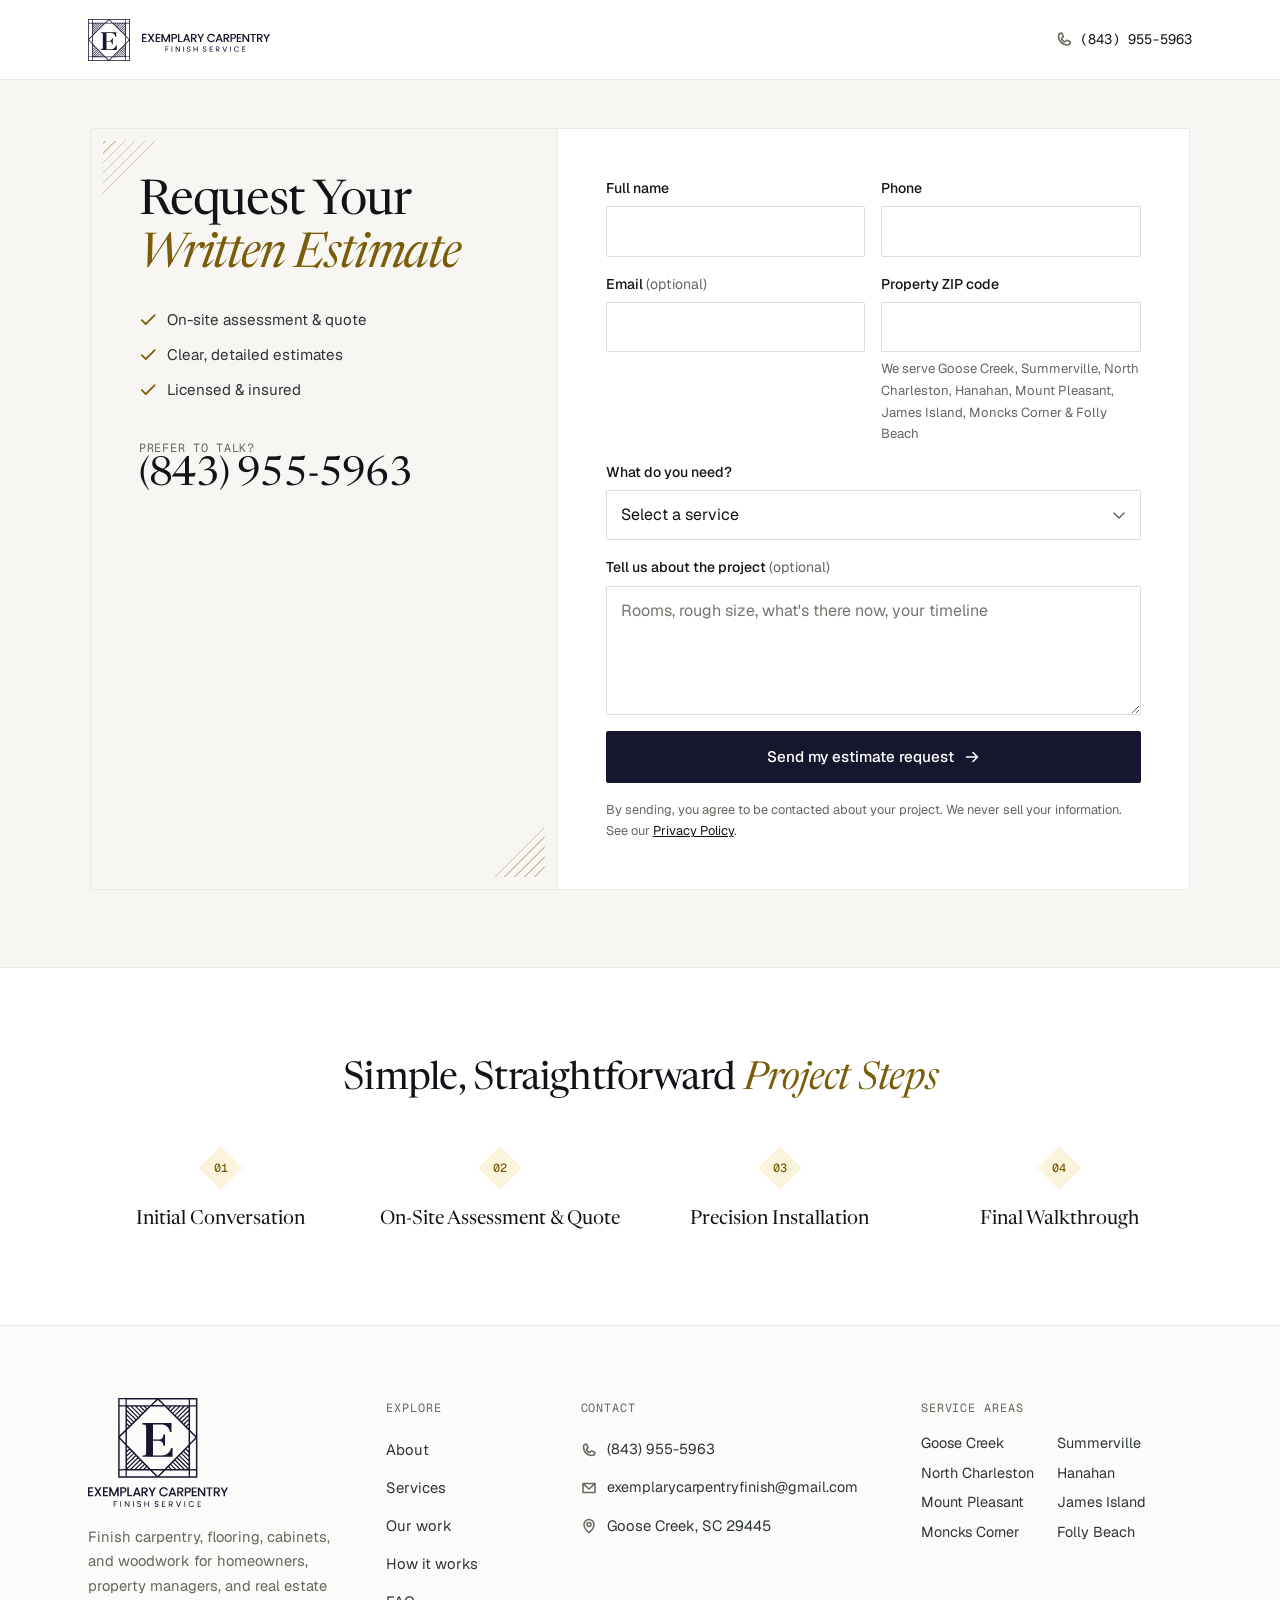
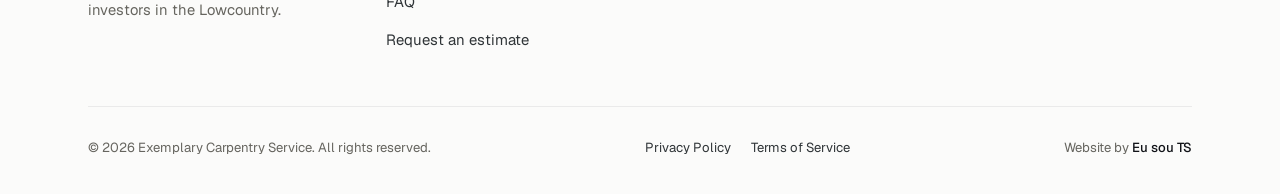
<file: estimate/index.html>
<!doctype html>
<html lang="en">
<head>
<meta charset="utf-8">
<meta name="viewport" content="width=device-width, initial-scale=1">

<title>Request a Written Estimate | Exemplary Carpentry Service</title>
<meta name="description" content="Request a written estimate for finish carpentry, flooring, cabinets, drywall, painting, and hardscaping in Goose Creek, SC and across the Lowcountry. Licensed and insured.">
<link rel="canonical" href="https://exemplarycarpentryservices.com/estimate/">
<meta name="theme-color" content="#16162e">
<link rel="icon" href="/favicon.ico" sizes="48x48">
<link rel="icon" href="/favicon.png" type="image/png">
<link rel="apple-touch-icon" href="/apple-touch-icon.png">
<link rel="preload" href="/fonts/newsreader-400.woff2" as="font" type="font/woff2" crossorigin>
<link rel="preload" href="/fonts/newsreader-400-italic.woff2" as="font" type="font/woff2" crossorigin>
<link rel="preload" href="/fonts/geist-400.woff2" as="font" type="font/woff2" crossorigin>
<style>@font-face{font-family:'Newsreader';font-style:italic;font-weight:400;font-display:swap;src:url('/fonts/newsreader-400-italic.woff2') format('woff2');unicode-range:U+0000-00FF, U+0131, U+0152-0153, U+02BB-02BC, U+02C6, U+02DA, U+02DC, U+0304, U+0308, U+0329, U+2000-206F, U+20AC, U+2122, U+2191, U+2193, U+2212, U+2215, U+FEFF, U+FFFD;}@font-face{font-family:'Newsreader';font-style:normal;font-weight:400;font-display:swap;src:url('/fonts/newsreader-400.woff2') format('woff2');unicode-range:U+0000-00FF, U+0131, U+0152-0153, U+02BB-02BC, U+02C6, U+02DA, U+02DC, U+0304, U+0308, U+0329, U+2000-206F, U+20AC, U+2122, U+2191, U+2193, U+2212, U+2215, U+FEFF, U+FFFD;}@font-face{font-family:'Geist';font-style:normal;font-weight:400 600;font-display:swap;src:url('/fonts/geist-400.woff2') format('woff2');unicode-range:U+0000-00FF, U+0131, U+0152-0153, U+02BB-02BC, U+02C6, U+02DA, U+02DC, U+0304, U+0308, U+0329, U+2000-206F, U+20AC, U+2122, U+2191, U+2193, U+2212, U+2215, U+FEFF, U+FFFD;}@font-face{font-family:'Geist Mono';font-style:normal;font-weight:400 500;font-display:swap;src:url('/fonts/geist-mono-400.woff2') format('woff2');unicode-range:U+0000-00FF, U+0131, U+0152-0153, U+02BB-02BC, U+02C6, U+02DA, U+02DC, U+0304, U+0308, U+0329, U+2000-206F, U+20AC, U+2122, U+2191, U+2193, U+2212, U+2215, U+FEFF, U+FFFD;}</style>
<link rel="stylesheet" href="/styles.css?v=9ef16c0d">
</head>
<body>

<!--sprite:start-->
<svg width="0" height="0" style="position:absolute" aria-hidden="true" focusable="false">
<symbol id="b-emblem" viewBox="129.8 0 340.6 342.7"><g fill="currentColor"><path d="M129.85,0h340.51s-.01,342.69-.01,342.69H129.84s.01-342.69.01-342.69ZM161.42,5.89h-25.42s.01,25.2.01,25.2h25.42s-.01-25.2-.01-25.2ZM424.58,30.76l8.63.16V5.98s-126.19,0-126.19,0l9.64,9.58,15.52,15.17,92.41.02ZM463.92,5.94l-25.55.03.03,25.11,25.55-.03-.03-25.11ZM293.02,6.29l-110.12-.05-16.36-.1.22,24.64,101.32-.04,24.94-24.45ZM322.97,30.56l-22.64-22.23-23.25,22.25,45.89-.02ZM161.25,135.52l-.08-70.79.16-28.4-25.34.04.12,76.85.12,46.89,25.01-24.58ZM463.91,162.5l.04-126.03-25.37-.08.2,18.56.05,82.39,25.09,25.16ZM221.84,75.47l-38.62-38.51-11.19.18,44.08,44.06,5.72-5.73ZM216.07,50.78l-13.82-13.86-11.49.17,34.86,34.58,5.79-5.66-15.33-15.23ZM240.71,56.64l-19.8-19.72-11.14.19,25.3,25.28,5.64-5.75ZM250.29,47.49l-10.49-10.54-11.41.11,16.25,15.99,5.64-5.56ZM261.06,36.98l-13.77-.02,6.85,6.72,6.91-6.7ZM306.27,305.28l22.3.04,75.83-76.86,28.13-28.77-.15-60.37-46.08-46.14-51.45-51.28-5.2-4.96-59.46.02-10.94,10.71-35.17,34.53-40.18,39.85-16.45,16.21-.02,62.61,34.95,35.89,21.75,22.28,45.53,46.25h36.61ZM351.32,36.95l-12.75.04,6.51,6.19,6.24-6.22ZM354.66,52.54l15.84-15.6-11.63.04-10.17,9.93,5.95,5.62ZM364.08,62.16l25.25-25.09-11.44-.09-19.68,19.41,5.87,5.77ZM380.9,64.52l27.81-27.56h-11.83s-29.12,28.98-29.12,28.98l5.77,5.8,7.36-7.22ZM383.09,81.1l44.79-44.06-11.39-.11-7.14,6.82-31.98,31.74,5.72,5.61ZM212.47,84.8l-33.71-33.61-11.31-10.98.06,11.25,39.12,38.88,5.84-5.53ZM392.64,90.62l39.67-38.99v-11.44s-5.43,5.11-5.43,5.11l-40.09,39.64,5.85,5.68ZM203.07,94.06l-8.11-8.03-27.5-27.1-.03,11.35,29.66,29.42,5.98-5.63ZM402.13,100.15l30.24-29.76-.03-11.44-36.15,35.43,5.94,5.78ZM187.79,109.03l5.71-5.56-25.91-25.71-.1,11.25,20.31,20.02ZM411.55,109.62l20.81-20.32-.03-11.36-26.57,25.98,5.79,5.7ZM178.4,118.43l5.67-5.65-16.52-16.32-.13,11.45,10.98,10.52ZM432.45,108l-.19-11.26-16.98,16.73,5.72,5.66,11.45-11.13ZM168.49,128.28l6.14-6.09-7.18-7.05-.09,11.16,1.13,1.98ZM431.13,129.36c.6-.78,1.33-1.85,1.33-2.35l-.16-11.3-7.61,7.08,6.44,6.57ZM161.16,193.92l-.06-49.43-24.35,24.11,24.42,25.32ZM461.99,169.55l-23.11-23.29-.07,46.73,23.18-23.44ZM438.82,305.58l25.13-.2v-128.8s-25.14,25.59-25.14,25.59v103.4ZM161.24,305.37l-.04-102.54-24.98-25.81-.05,128.6,25.08-.24ZM432.34,227l.11-11.83-2.93-3.21-6.21,6.23,9.02,8.81ZM167.47,225.59l7.93-7.48-5.96-6.05c-.76.59-2.02,1.81-2.02,2.55l.04,10.98ZM167.49,244.07l17.12-16.56-5.65-5.74-11.56,11.38.09,10.92ZM432.24,245.7l.24-11.03-12.95-12.67-5.68,5.71,18.4,17.99ZM167.43,262.69l26.39-25.75-5.66-5.73-20.75,20.47.03,11.01ZM432.32,264.34l.09-11-22.02-21.77-5.7,5.67,20.66,20.47,6.97,6.63ZM167.6,281l35.4-34.62-5.65-5.71-29.85,29.27.1,11.06ZM432.29,283.32l.11-11.3-31.39-31.06-5.54,5.82,36.82,36.54ZM167.67,299.38l44.52-43.61-5.57-5.6-39.01,38.16.05,11.05ZM432.24,301.88l.11-11.25-40.7-40.2-5.48,5.53,46.07,45.92ZM221.41,265.33l-5.82-5.65-45.93,45.17,11.36.03,40.39-39.54ZM416.55,304.99l11.32-.11-45.46-45.13-5.48,5.83,39.62,39.41ZM200.23,304.81l30.37-30.19-5.45-5.57-6.76,6.47-29.67,29.33,11.51-.04ZM397.99,304.98l11.06-.19-35.83-35.53-5.63,5.64,30.4,30.07ZM218.73,304.97l21.17-20.84-5.52-5.76-26.92,26.52,11.27.07ZM379.28,305.07l11.12-.36-26.48-26.11-5.67,5.73,21.03,20.74ZM237.61,305.01l11.65-11.47-5.62-5.82-17.67,17.24,11.63.04ZM360.29,305l11.35-.1-16.99-16.94-5.61,5.76,11.25,11.28ZM256.46,305.09c.58,0,2.09-1.28,2.51-1.72l-6.11-6.23-7.76,7.84,11.36.11ZM352.99,304.96l-7.73-7.43-6.96,7.34,14.69.09ZM161.38,310.86l-25.27.02.02,25.59,25.27-.02-.02-25.59ZM241.18,336.31l50.84-.03-25.09-25.02h-99.8s-.37,25.2-.37,25.2l18.14-.14h56.29ZM322.55,311.31l-46.66.02,23.65,23.43,23.01-23.45ZM433.07,336.43l-.38-25.11-9.7-.28-91.32.1-24.78,25.08h117.4s8.77.21,8.77.21ZM464.09,310.97h-25.6v25.55h25.6v-25.55Z"/><path d="M310.18,184.57l-6.94-1.16-23.79-.04v63.6s35.56-.06,35.56-.06c7.51-.01,14.52-1.41,21.28-4.44,11.1-5.43,18.26-15.38,21.12-27.56l6.08-.09-.03,37.75h-129.74s-.02-5.35-.02-5.35l7.51-.67c4.79-.43,8.66-4.21,8.66-9.64l.02-113.11c0-3.74-2.07-7.56-5.22-8.81-3.63-1.45-7.08-1.28-11.06-1.49l.26-5.61h125s.03,38.26.03,38.26l-6.39-.04c-1.8-9.9-6.13-18.6-13.82-24.96-6.56-4.91-14.21-7.42-22.62-7.44l-36.63-.1v65.17s25.55-.22,25.55-.22c5.83-.05,11.15-2.56,14.85-6.78,3.14-4.39,4.27-9.1,4.58-14.8l6.9.06v48.49s-6.87.09-6.87.09c-.15-9.61-4.78-19.47-14.28-21.06Z"/></g></symbol>
<symbol id="b-wordmark" viewBox="0 352 601.93 116.19"><g fill="currentColor"><polygon points="125.49 422.07 125.33 397.3 113.88 422.05 109.23 422 97.87 397.21 97.74 422.02 91.34 422.05 91.31 383.66 98.19 383.72 111.6 413.38 125.07 383.72 131.95 383.71 131.94 422.05 125.49 422.07"/><polygon points="504.18 422.28 497.91 422.36 478.6 394.07 478.51 422.3 472.33 422.35 472.31 402.64 472.33 384.14 478.63 383.94 497.79 411.65 497.9 384.05 504.18 384.06 504.18 422.28"/><path d="M403.69,422.32l-9.27-15-4.68-.2-.04,15.19-6.17-.07-.02-38.15,16.22.1c5.89.04,10.24,4.77,10.75,10.06.56,5.84-2.79,10.99-9.12,12.41l9.75,15.6-7.42.06ZM404.04,395.12c-.14-3.22-2.21-5.77-5.39-5.79l-8.93-.07v12.66s8.34-.08,8.34-.08c3.65-.04,6.15-2.81,5.98-6.72Z"/><path d="M250.48,422.38l-9.46-15.11-4.6-.12v15.15s-6.25-.05-6.25-.05v-38.25s15.62.12,15.62.12c6.15.05,10.95,4.37,11.45,9.97.53,5.93-2.83,11.08-9.09,12.58l9.69,15.54-7.35.15ZM250.76,395.66c.09-3.49-2.22-6.26-5.59-6.32l-8.73-.17-.03,12.74,8.98-.18c3.25-.07,5.28-2.71,5.37-6.07Z"/><path d="M560.82,422.34l-9.32-15-4.58-.09-.03,15.1-6.23.04.02-38.26,15.67.08c4.4.02,8.68,2.62,10.31,6.53,1.45,3.47,1.27,7.05-.41,10.43-1.33,2.68-4.21,4.76-7.77,5.58l9.8,15.54-7.45.05ZM554.56,402c4.4,0,6.81-3.09,6.62-6.86-.17-3.57-2.88-5.98-6.87-5.93l-7.47.09.09,12.69h7.62Z"/><path d="M370.79,414.05l-15.46-.06-3.06,8.33-6.63-.02,14.41-38.19h6.19s14.1,38.14,14.1,38.14l-6.59.15-2.97-8.34ZM368.82,408.53l-5.7-15.24-5.8,15.28,11.5-.04Z"/><path d="M316.71,413.71c4.21,4.14,10.62,4.68,15.59,1.99,2-1.08,3.28-2.89,4.6-4.96l7.08-.13c-2.8,7.79-9.88,12.15-18.03,12.21-9.86.07-17.86-6.36-19.56-16.13-1.08-6.19.77-12.63,5.04-17.16s10.58-6.63,17.02-5.89c7.22.82,13.3,5.14,15.54,12.25l-6.94.09c-2.41-5.09-7.66-7.53-13.34-6.79-4.97.65-9.39,4.41-10.72,9.86-1.25,5.1-.31,10.71,3.7,14.67Z"/><path d="M217.61,414l-15.2-.03-3.2,8.34-6.39-.12,14.29-38.03,6-.17,13.89,38.2-6.43.14-2.96-8.33ZM215.69,408.41l-5.61-15.16-5.64,15.28,11.24-.12Z"/><polygon points="58.29 421.87 51.21 421.9 42.52 408.14 34.01 422 26.91 421.97 38.97 402.84 27.05 383.7 34.32 383.64 42.76 397.41 51.35 383.47 58.28 383.8 46.3 402.85 58.29 421.87"/><path d="M144.97,406.56l-.06,15.54-6.33-.04.06-38.37,15.87.15c6.35.06,10.86,4.96,11.02,10.76.17,5.95-3.83,10.86-10.15,11.72l-10.41.24ZM159.06,394.88c-.1-3.12-2.13-5.89-5.46-5.95l-8.65-.15-.02,12.53,8.84-.21c3.44-.08,5.39-3.07,5.28-6.23Z"/><path d="M422.23,407.05l-.09,15.23h-6.08s0-38.19,0-38.19l15.19.04c6.64.02,11.34,4.9,11.53,11,.19,6.45-4.26,11.04-10.92,11.79l-9.62.12ZM436.36,395.61c.29-3.39-2.31-6.25-5.56-6.31l-8.67-.15.02,12.65,9.18-.29c3-.09,5.2-2.7,5.04-5.9Z"/><polygon points="84.47 405.23 70.62 405.23 70.6 416.77 86.03 416.8 85.99 422.05 64.39 422.04 64.36 383.64 86.09 383.66 86.05 388.77 70.6 388.74 70.6 399.99 84.48 400.01 84.47 405.23"/><polygon points="20.15 405.2 6.09 405.2 6.11 416.64 21.87 416.68 21.64 421.84 .01 422.03 0 383.52 21.66 383.52 21.65 388.7 6.08 388.68 6.14 399.86 20.07 399.87 20.15 405.2"/><polygon points="466 405.6 452.18 405.67 452.17 417.13 467.62 417.13 467.55 422.31 445.99 422.32 445.98 384.03 467.61 384.04 467.55 389.2 452.15 389.23 452.2 400.4 466 400.44 466 405.6"/><polygon points="291.99 384.17 279.02 407.97 279.1 422.29 272.67 422.3 272.71 407.78 259.77 384.04 266.93 384.06 275.93 401.31 284.84 384.04 291.99 384.17"/><polygon points="601.93 384.1 589.04 407.93 588.97 422.32 582.79 422.3 582.76 407.99 570.15 384.22 577.12 384.03 585.93 401.52 594.87 384.15 601.93 384.1"/><polygon points="525.08 422.22 518.88 422.3 518.86 389.22 508.31 389.24 508.36 384.03 535.71 384.04 535.72 389.22 525.04 389.22 525.08 422.22"/><polygon points="189.13 416.88 189.31 422.15 169.12 422.13 169.13 383.68 175.52 383.71 175.47 416.86 189.13 416.88"/><path d="M178.13,467.19c-.9.4-2.71.44-3.59.16l-12.68-18.44-.21,18.56-3.13.09v-24.57s3.39.11,3.39.11l12.79,18.86.09-18.81,3.32-.17.02,24.2Z"/><path d="M360.72,467.81l-6.12-9.86-3.84-.12.02,9.9-3.23-.13.02-24.62,9.3.05c4,.02,7.05,2.9,7.4,6.37.41,4.06-1.99,7.46-6.03,8.23l6.35,9.97-3.87.2ZM356.69,454.8c2.93-.04,4.35-2.61,4.16-4.76-.2-2.27-1.86-4.07-4.42-4.09l-5.66-.04v8.97s5.92-.09,5.92-.09Z"/><path d="M261.59,467.29l-3.36.42v-10.99s-12.58.01-12.58.01l-.11,10.89-3.17-.03v-24.21c.77-.26,2.15-.32,3.23-.21l.07,10.63h12.57s.02-10.5.02-10.5l3.29-.29.05,24.27Z"/><path d="M435.73,455.56c.06,3.79,2.01,7.06,4.87,8.51,3.19,1.61,7.7,1.65,10.13-1.25,1.56-1.86,3.44-2.94,5.59-1.51-3.31,6.48-10.75,8.41-16.74,5.66s-8.71-9.96-6.26-16.4c2.15-5.65,8.01-8.55,13.97-7.54,4.21.71,7.67,3.38,8.83,7.09-2.98.74-3.95-.2-5.31-1.84-2.38-2.86-6.63-3.06-10.01-1.53-3,1.36-5.13,4.76-5.07,8.81Z"/><path d="M299.54,466.95c-3.03,1.49-6.59,1.44-9.45-.03-2.22-1.14-3.46-3.15-3.84-5.58l3.49-.18c.72,3.06,3.15,4.38,6.28,3.94,1.43-.2,3.1-1.38,3.54-2.44.55-1.32.11-3.99-1.2-4.44l-6.68-2.24c-2.46-.83-4.47-2.6-4.92-4.69-.58-2.65.21-5.33,2.41-6.89,2.81-2,6.65-2.21,9.75-.82,2.34,1.05,3.67,2.97,3.86,5.55l-3.51-.08c-.68-3.04-3.45-3.94-6.26-3.28-1.48.35-2.84,1.83-3.03,3.29s1.08,3.37,2.67,3.86l5.56,1.71c2.71.83,4.58,2.81,4.92,5.21.41,2.9-.64,5.65-3.58,7.1Z"/><path d="M224.93,466.82c-2.21,1.21-5.08,1.45-7.43.91-3.28-.75-5.62-2.65-6.06-6.52l3.57-.02c.58,3.46,3.46,4.37,6.48,3.83,1.77-.32,3.26-1.73,3.5-3.32.3-2-.99-3.54-3.02-4.16l-5.59-1.71c-2.59-.79-4.5-3.19-4.68-5.4-.23-2.79.91-5.32,3.49-6.62s6.07-1.47,8.78-.28c2.43,1.07,3.87,2.9,3.9,5.66l-3.44-.21c-.82-2.83-3.2-3.89-5.94-3.32-1.69.35-3.18,1.73-3.37,3.26-.19,1.61.95,3.48,2.61,3.99l5.58,1.69c2.65.8,4.76,2.89,5.05,5.2.36,2.93-.56,5.47-3.44,7.05Z"/><path d="M330.85,456.72l-9.16.03v8.22s10.19.05,10.19.05l.23,2.78-13.77.03v-24.77s13.28-.06,13.28-.06c.48.63.6,2.56.25,2.96h-10.19s.01,7.86.01,7.86l9.03.02.12,2.89Z"/><polygon points="484.06 456.87 474.75 456.9 474.75 465.1 485.11 465.16 485.11 468.04 471.48 468.08 471.48 443.17 485.16 443.18 485.17 446.03 474.75 446.04 474.76 453.97 483.67 453.96 484.06 456.87"/><polygon points="396.9 443.29 400.38 443.42 391.01 467.66 387.39 467.5 377.95 443.26 381.44 443.22 389.23 463.27 396.9 443.29"/><polygon points="122.35 453.77 122.54 456.65 113.67 456.7 113.69 467.52 110.54 467.48 110.52 442.88 124.3 442.83 124.33 445.6 113.79 445.61 113.65 453.78 122.35 453.77"/><polygon points="142.26 467.46 138.95 467.51 139.04 443.11 142.26 443.11 142.26 467.46"/><polygon points="197.72 467.45 194.4 467.54 194.39 443.17 197.64 443.13 197.72 467.45"/><polygon points="417.68 467.8 414.43 467.56 414.45 443.37 417.71 443.39 417.68 467.8"/></g></symbol>
<symbol id="i-arrow-right" viewBox="0 0 256 256"><path d="M224.49,136.49l-72,72a12,12,0,0,1-17-17L187,140H40a12,12,0,0,1,0-24H187L135.51,64.48a12,12,0,0,1,17-17l72,72A12,12,0,0,1,224.49,136.49Z"/></symbol>
<symbol id="i-caret-down" viewBox="0 0 256 256"><path d="M216.49,104.49l-80,80a12,12,0,0,1-17,0l-80-80a12,12,0,0,1,17-17L128,159l71.51-71.52a12,12,0,0,1,17,17Z"/></symbol>
<symbol id="i-check" viewBox="0 0 256 256"><path d="M232.49,80.49l-128,128a12,12,0,0,1-17,0l-56-56a12,12,0,1,1,17-17L96,183,215.51,63.51a12,12,0,0,1,17,17Z"/></symbol>
<symbol id="i-envelope-simple" viewBox="0 0 256 256"><path d="M224,44H32A12,12,0,0,0,20,56V192a20,20,0,0,0,20,20H216a20,20,0,0,0,20-20V56A12,12,0,0,0,224,44ZM193.15,68,128,127.72,62.85,68ZM44,188V83.28l75.89,69.57a12,12,0,0,0,16.22,0L212,83.28V188Z"/></symbol>
<symbol id="i-map-pin" viewBox="0 0 256 256"><path d="M128,60a44,44,0,1,0,44,44A44.05,44.05,0,0,0,128,60Zm0,64a20,20,0,1,1,20-20A20,20,0,0,1,128,124Zm0-112a92.1,92.1,0,0,0-92,92c0,77.36,81.64,135.4,85.12,137.83a12,12,0,0,0,13.76,0,259,259,0,0,0,42.18-39C205.15,170.57,220,136.37,220,104A92.1,92.1,0,0,0,128,12Zm31.3,174.71A249.35,249.35,0,0,1,128,216.89a249.35,249.35,0,0,1-31.3-30.18C80,167.37,60,137.31,60,104a68,68,0,0,1,136,0C196,137.31,176,167.37,159.3,186.71Z"/></symbol>
<symbol id="i-phone" viewBox="0 0 256 256"><path d="M224,154.8l-47.09-21.11-.18-.08a19.94,19.94,0,0,0-19,1.75,13.08,13.08,0,0,0-1.12.84l-22.31,19c-13-7.05-26.43-20.37-33.49-33.21l19.06-22.66a11.76,11.76,0,0,0,.85-1.15,20,20,0,0,0,1.66-18.83,1.42,1.42,0,0,1-.08-.18L101.2,32A20.06,20.06,0,0,0,80.42,20.15,60.27,60.27,0,0,0,28,80c0,81.61,66.39,148,148,148a60.27,60.27,0,0,0,59.85-52.42A20.06,20.06,0,0,0,224,154.8ZM176,204A124.15,124.15,0,0,1,52,80,36.29,36.29,0,0,1,80.48,44.46l18.82,42L80.14,109.28a12,12,0,0,0-.86,1.16A20,20,0,0,0,78,130.08c9.42,19.28,28.83,38.56,48.31,48A20,20,0,0,0,146,176.63a11.63,11.63,0,0,0,1.11-.85l22.43-19.07,42,18.81A36.29,36.29,0,0,1,176,204Z"/></symbol>
</svg>
<!--sprite:end-->

<header class="hdr hdr--simple is-solid">
  <div class="wrap hdr__in">
    <a class="brand" href="/" aria-label="Exemplary Carpentry Service, home">
      <svg class="brand__emblem" aria-hidden="true"><use href="#b-emblem"/></svg>
      <svg class="brand__word" aria-hidden="true"><use href="#b-wordmark"/></svg>
    </a>
    <div class="hdr__cta">
      <a class="hdr__tel" href="tel:+18439555963"><svg class="ic" aria-hidden="true"><use href="#i-phone"/></svg><span>(843) 955-5963</span></a>
    </div>
  </div>
</header>

<!-- pagina de destino dos anuncios: o formulario na primeira tela. E o mesmo bloco da home
     (mesmo #form01, mesmos eventos). Se o formulario da home mudar, mudar aqui tambem. -->
<main class="est">
  <section class="est__sec">
    <div class="wrap">
      <div class="quote" id="estimate">
        <div class="quote__side">
          <h1 class="quote__title" id="quote-title">Request Your <em>Written Estimate</em></h1>
          <ul class="quote__points">
            <li><svg class="ic" aria-hidden="true"><use href="#i-check"/></svg>On-site assessment &amp; quote</li>
            <li><svg class="ic" aria-hidden="true"><use href="#i-check"/></svg>Clear, detailed estimates</li>
            <li><svg class="ic" aria-hidden="true"><use href="#i-check"/></svg>Licensed &amp; insured</li>
          </ul>
          <a class="quote__call" href="tel:+18439555963"><span class="quote__call-ic"><svg class="ic" aria-hidden="true"><use href="#i-phone"/></svg></span><span><small>Prefer to talk?</small>(843) 955-5963</span></a>
        </div>

        <form id="form01" class="form" action="https://api.web3forms.com/submit" method="POST" novalidate data-form>
          <!-- chave e redirect no HTML: sem JS o form posta direto no Web3Forms e volta para /thanks/ -->
          <input type="hidden" name="access_key" value="5e24cb98-5a70-4a98-9c50-e93a6f9fd84f">
          <input type="hidden" name="redirect" value="https://exemplarycarpentryservices.com/thanks/">
          <input type="hidden" name="subject" value="New estimate request from the website">
          <input type="hidden" name="from_name" value="Exemplary Carpentry website">
          <input type="checkbox" name="botcheck" class="hp" tabindex="-1" autocomplete="off" aria-hidden="true">

          <div class="form__row">
            <div class="field">
              <label for="f-name">Full name</label>
              <input id="f-name" name="name" type="text" autocomplete="name" maxlength="80" required aria-describedby="f-name-err">
              <p class="field__err" id="f-name-err" aria-live="polite"></p>
            </div>
            <div class="field">
              <label for="f-phone">Phone</label>
              <input id="f-phone" name="phone" type="tel" inputmode="tel" autocomplete="tel" maxlength="20" required aria-describedby="f-phone-err">
              <p class="field__err" id="f-phone-err" aria-live="polite"></p>
            </div>
          </div>
          <div class="form__row">
            <div class="field">
              <label for="f-email">Email <span class="field__opt">(optional)</span></label>
              <input id="f-email" name="email" type="email" autocomplete="email" maxlength="120" aria-describedby="f-email-err">
              <p class="field__err" id="f-email-err" aria-live="polite"></p>
            </div>
            <div class="field">
              <label for="f-zip">Property ZIP code</label>
              <input id="f-zip" name="zip" type="text" inputmode="numeric" autocomplete="postal-code" maxlength="5" required aria-describedby="f-zip-help f-zip-err">
              <p class="field__help" id="f-zip-help">We serve Goose Creek, Summerville, North Charleston, Hanahan, Mount Pleasant, James Island, Moncks Corner &amp; Folly Beach</p>
              <p class="field__err" id="f-zip-err" aria-live="polite"></p>
            </div>
          </div>
          <div class="field">
            <label for="f-service">What do you need?</label>
            <div class="select">
              <select id="f-service" name="service" required aria-describedby="f-service-err">
                <option value="">Select a service</option>
                <option>Finish carpentry &amp; trim</option>
                <option>Cabinets &amp; vanities</option>
                <option>Flooring (LVP or hardwood)</option>
                <option>Subfloor repair &amp; leveling</option>
                <option>Drywall &amp; painting</option>
                <option>Outdoor &amp; hardscaping</option>
                <option>Something else</option>
              </select>
              <svg class="ic" aria-hidden="true"><use href="#i-caret-down"/></svg>
            </div>
            <p class="field__err" id="f-service-err" aria-live="polite"></p>
          </div>
          <div class="field">
            <label for="f-msg">Tell us about the project <span class="field__opt">(optional)</span></label>
            <textarea id="f-msg" name="message" rows="4" maxlength="2000" placeholder="Rooms, rough size, what's there now, your timeline"></textarea>
          </div>
          <p class="form__alert" role="alert" hidden data-form-alert></p>
          <button class="btn btn--gold btn--lg btn--block" type="submit" data-submit>
            <span class="btn__txt">Send my estimate request</span>
            <span class="btn__arrow"><svg class="ic" aria-hidden="true"><use href="#i-arrow-right"/></svg></span>
          </button>
          <p class="form__note">By sending, you agree to be contacted about your project. We never sell your information. See our <a href="/privacy-policy/">Privacy Policy</a>.</p>
        </form>
      </div>
    </div>
  </section>
  <section class="est__steps" aria-labelledby="est-steps-title">
    <div class="wrap">
      <h2 class="est__h" id="est-steps-title">Simple, Straightforward <em>Project Steps</em></h2>
      <ol>
        <li><b>01</b><span>Initial Conversation</span></li>
        <li><b>02</b><span>On-Site Assessment &amp; Quote</span></li>
        <li><b>03</b><span>Precision Installation</span></li>
        <li><b>04</b><span>Final Walkthrough</span></li>
      </ol>
    </div>
  </section>
</main>

<footer class="ftr">
  <div class="wrap ftr__grid">
    <div class="ftr__brand">
      <img src="/img/brand/logo-navy.svg" width="180" height="140" alt="Exemplary Carpentry Finish Service logo" loading="lazy">
      <p>Finish carpentry, flooring, cabinets, and woodwork for homeowners, property managers, and real estate investors in the Lowcountry.</p>
    </div>
    <div class="ftr__col">
      <h2 class="ftr__h">Explore</h2>
      <ul>
        <li><a href="/#about">About</a></li>
        <li><a href="/#services">Services</a></li>
        <li><a href="/#work">Our work</a></li>
        <li><a href="/#process">How it works</a></li>
        <li><a href="/#faq">FAQ</a></li>
        <li><a href="/estimate/">Request an estimate</a></li>
      </ul>
    </div>
    <div class="ftr__col">
      <h2 class="ftr__h">Contact</h2>
      <ul class="ftr__contact">
        <li><a href="tel:+18439555963"><svg class="ic" aria-hidden="true"><use href="#i-phone"/></svg>(843) 955-5963</a></li>
        <li><a href="mailto:exemplarycarpentryfinish@gmail.com"><svg class="ic" aria-hidden="true"><use href="#i-envelope-simple"/></svg>exemplarycarpentryfinish@gmail.com</a></li>
        <li><span><svg class="ic" aria-hidden="true"><use href="#i-map-pin"/></svg>Goose Creek, SC 29445</span></li>
      </ul>
    </div>
    <div class="ftr__col">
      <h2 class="ftr__h">Service Areas</h2>
      <ul class="ftr__areas">
        <li>Goose Creek</li><li>Summerville</li><li>North Charleston</li><li>Hanahan</li><li>Mount Pleasant</li><li>James Island</li><li>Moncks Corner</li><li>Folly Beach</li>
      </ul>
    </div>
  </div>
  <div class="wrap ftr__bar">
    <p>&copy; 2026 Exemplary Carpentry Service. All rights reserved.</p>
    <nav aria-label="Legal"><a href="/privacy-policy/">Privacy Policy</a><a href="/terms/">Terms of Service</a></nav>
    <p class="ftr__credit">Website by <a href="https://eusouts.com/" target="_blank" rel="noopener">Eu sou TS</a></p>
  </div>
</footer>
<script src="/script.js?v=dc8f26b4" defer></script>
</body>
</html>
</file>
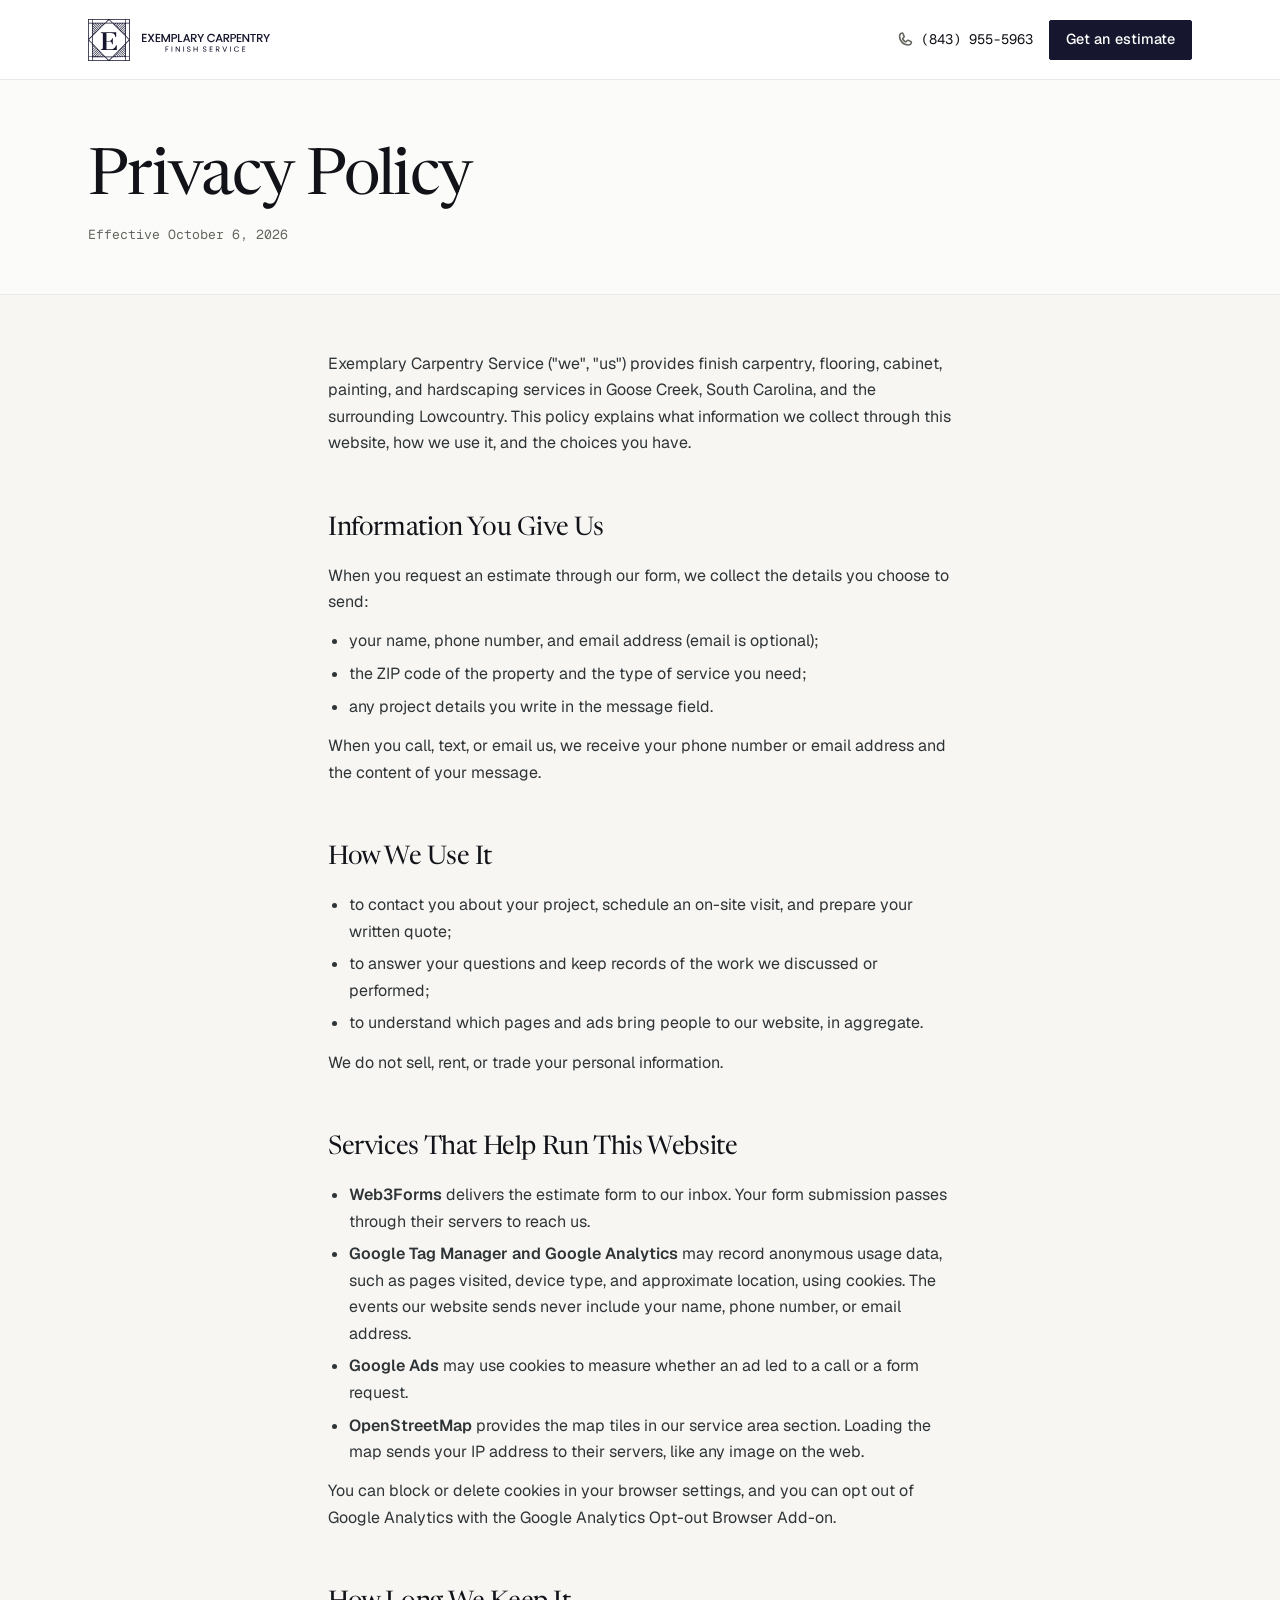
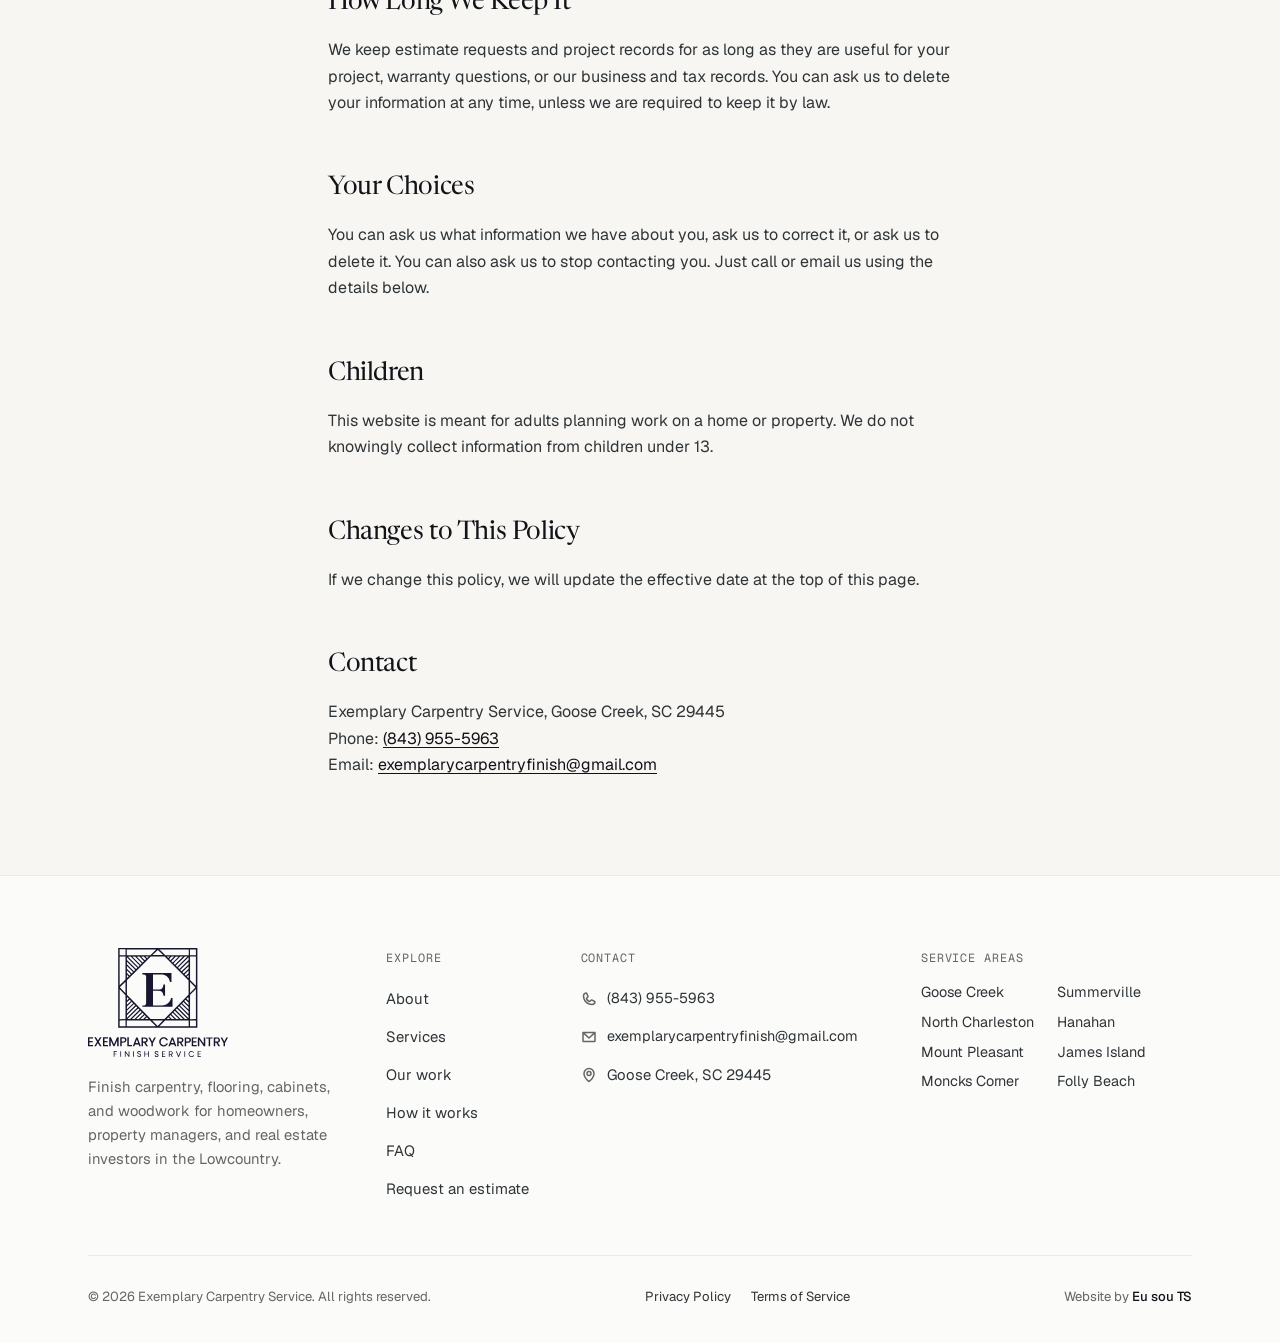
<file: privacy-policy/index.html>
<!doctype html>
<html lang="en">
<head>
<meta charset="utf-8">
<meta name="viewport" content="width=device-width, initial-scale=1">

<title>Privacy Policy | Exemplary Carpentry Service</title>
<meta name="description" content="How Exemplary Carpentry Service collects, uses, and protects the information you share through our website in Goose Creek, SC.">
<link rel="canonical" href="https://exemplarycarpentryservices.com/privacy-policy/">
<meta name="theme-color" content="#16162e">
<link rel="icon" href="/favicon.ico" sizes="48x48">
<link rel="icon" href="/favicon.png" type="image/png">
<link rel="apple-touch-icon" href="/apple-touch-icon.png">
<link rel="preload" href="/fonts/newsreader-400.woff2" as="font" type="font/woff2" crossorigin>
<link rel="preload" href="/fonts/newsreader-400-italic.woff2" as="font" type="font/woff2" crossorigin>
<link rel="preload" href="/fonts/geist-400.woff2" as="font" type="font/woff2" crossorigin>
<style>@font-face{font-family:'Newsreader';font-style:italic;font-weight:400;font-display:swap;src:url('/fonts/newsreader-400-italic.woff2') format('woff2');unicode-range:U+0000-00FF, U+0131, U+0152-0153, U+02BB-02BC, U+02C6, U+02DA, U+02DC, U+0304, U+0308, U+0329, U+2000-206F, U+20AC, U+2122, U+2191, U+2193, U+2212, U+2215, U+FEFF, U+FFFD;}@font-face{font-family:'Newsreader';font-style:normal;font-weight:400;font-display:swap;src:url('/fonts/newsreader-400.woff2') format('woff2');unicode-range:U+0000-00FF, U+0131, U+0152-0153, U+02BB-02BC, U+02C6, U+02DA, U+02DC, U+0304, U+0308, U+0329, U+2000-206F, U+20AC, U+2122, U+2191, U+2193, U+2212, U+2215, U+FEFF, U+FFFD;}@font-face{font-family:'Geist';font-style:normal;font-weight:400 600;font-display:swap;src:url('/fonts/geist-400.woff2') format('woff2');unicode-range:U+0000-00FF, U+0131, U+0152-0153, U+02BB-02BC, U+02C6, U+02DA, U+02DC, U+0304, U+0308, U+0329, U+2000-206F, U+20AC, U+2122, U+2191, U+2193, U+2212, U+2215, U+FEFF, U+FFFD;}@font-face{font-family:'Geist Mono';font-style:normal;font-weight:400 500;font-display:swap;src:url('/fonts/geist-mono-400.woff2') format('woff2');unicode-range:U+0000-00FF, U+0131, U+0152-0153, U+02BB-02BC, U+02C6, U+02DA, U+02DC, U+0304, U+0308, U+0329, U+2000-206F, U+20AC, U+2122, U+2191, U+2193, U+2212, U+2215, U+FEFF, U+FFFD;}</style>
<link rel="stylesheet" href="/styles.css?v=9ef16c0d">
</head>
<body>

<!--sprite:start-->
<svg width="0" height="0" style="position:absolute" aria-hidden="true" focusable="false">
<symbol id="b-emblem" viewBox="129.8 0 340.6 342.7"><g fill="currentColor"><path d="M129.85,0h340.51s-.01,342.69-.01,342.69H129.84s.01-342.69.01-342.69ZM161.42,5.89h-25.42s.01,25.2.01,25.2h25.42s-.01-25.2-.01-25.2ZM424.58,30.76l8.63.16V5.98s-126.19,0-126.19,0l9.64,9.58,15.52,15.17,92.41.02ZM463.92,5.94l-25.55.03.03,25.11,25.55-.03-.03-25.11ZM293.02,6.29l-110.12-.05-16.36-.1.22,24.64,101.32-.04,24.94-24.45ZM322.97,30.56l-22.64-22.23-23.25,22.25,45.89-.02ZM161.25,135.52l-.08-70.79.16-28.4-25.34.04.12,76.85.12,46.89,25.01-24.58ZM463.91,162.5l.04-126.03-25.37-.08.2,18.56.05,82.39,25.09,25.16ZM221.84,75.47l-38.62-38.51-11.19.18,44.08,44.06,5.72-5.73ZM216.07,50.78l-13.82-13.86-11.49.17,34.86,34.58,5.79-5.66-15.33-15.23ZM240.71,56.64l-19.8-19.72-11.14.19,25.3,25.28,5.64-5.75ZM250.29,47.49l-10.49-10.54-11.41.11,16.25,15.99,5.64-5.56ZM261.06,36.98l-13.77-.02,6.85,6.72,6.91-6.7ZM306.27,305.28l22.3.04,75.83-76.86,28.13-28.77-.15-60.37-46.08-46.14-51.45-51.28-5.2-4.96-59.46.02-10.94,10.71-35.17,34.53-40.18,39.85-16.45,16.21-.02,62.61,34.95,35.89,21.75,22.28,45.53,46.25h36.61ZM351.32,36.95l-12.75.04,6.51,6.19,6.24-6.22ZM354.66,52.54l15.84-15.6-11.63.04-10.17,9.93,5.95,5.62ZM364.08,62.16l25.25-25.09-11.44-.09-19.68,19.41,5.87,5.77ZM380.9,64.52l27.81-27.56h-11.83s-29.12,28.98-29.12,28.98l5.77,5.8,7.36-7.22ZM383.09,81.1l44.79-44.06-11.39-.11-7.14,6.82-31.98,31.74,5.72,5.61ZM212.47,84.8l-33.71-33.61-11.31-10.98.06,11.25,39.12,38.88,5.84-5.53ZM392.64,90.62l39.67-38.99v-11.44s-5.43,5.11-5.43,5.11l-40.09,39.64,5.85,5.68ZM203.07,94.06l-8.11-8.03-27.5-27.1-.03,11.35,29.66,29.42,5.98-5.63ZM402.13,100.15l30.24-29.76-.03-11.44-36.15,35.43,5.94,5.78ZM187.79,109.03l5.71-5.56-25.91-25.71-.1,11.25,20.31,20.02ZM411.55,109.62l20.81-20.32-.03-11.36-26.57,25.98,5.79,5.7ZM178.4,118.43l5.67-5.65-16.52-16.32-.13,11.45,10.98,10.52ZM432.45,108l-.19-11.26-16.98,16.73,5.72,5.66,11.45-11.13ZM168.49,128.28l6.14-6.09-7.18-7.05-.09,11.16,1.13,1.98ZM431.13,129.36c.6-.78,1.33-1.85,1.33-2.35l-.16-11.3-7.61,7.08,6.44,6.57ZM161.16,193.92l-.06-49.43-24.35,24.11,24.42,25.32ZM461.99,169.55l-23.11-23.29-.07,46.73,23.18-23.44ZM438.82,305.58l25.13-.2v-128.8s-25.14,25.59-25.14,25.59v103.4ZM161.24,305.37l-.04-102.54-24.98-25.81-.05,128.6,25.08-.24ZM432.34,227l.11-11.83-2.93-3.21-6.21,6.23,9.02,8.81ZM167.47,225.59l7.93-7.48-5.96-6.05c-.76.59-2.02,1.81-2.02,2.55l.04,10.98ZM167.49,244.07l17.12-16.56-5.65-5.74-11.56,11.38.09,10.92ZM432.24,245.7l.24-11.03-12.95-12.67-5.68,5.71,18.4,17.99ZM167.43,262.69l26.39-25.75-5.66-5.73-20.75,20.47.03,11.01ZM432.32,264.34l.09-11-22.02-21.77-5.7,5.67,20.66,20.47,6.97,6.63ZM167.6,281l35.4-34.62-5.65-5.71-29.85,29.27.1,11.06ZM432.29,283.32l.11-11.3-31.39-31.06-5.54,5.82,36.82,36.54ZM167.67,299.38l44.52-43.61-5.57-5.6-39.01,38.16.05,11.05ZM432.24,301.88l.11-11.25-40.7-40.2-5.48,5.53,46.07,45.92ZM221.41,265.33l-5.82-5.65-45.93,45.17,11.36.03,40.39-39.54ZM416.55,304.99l11.32-.11-45.46-45.13-5.48,5.83,39.62,39.41ZM200.23,304.81l30.37-30.19-5.45-5.57-6.76,6.47-29.67,29.33,11.51-.04ZM397.99,304.98l11.06-.19-35.83-35.53-5.63,5.64,30.4,30.07ZM218.73,304.97l21.17-20.84-5.52-5.76-26.92,26.52,11.27.07ZM379.28,305.07l11.12-.36-26.48-26.11-5.67,5.73,21.03,20.74ZM237.61,305.01l11.65-11.47-5.62-5.82-17.67,17.24,11.63.04ZM360.29,305l11.35-.1-16.99-16.94-5.61,5.76,11.25,11.28ZM256.46,305.09c.58,0,2.09-1.28,2.51-1.72l-6.11-6.23-7.76,7.84,11.36.11ZM352.99,304.96l-7.73-7.43-6.96,7.34,14.69.09ZM161.38,310.86l-25.27.02.02,25.59,25.27-.02-.02-25.59ZM241.18,336.31l50.84-.03-25.09-25.02h-99.8s-.37,25.2-.37,25.2l18.14-.14h56.29ZM322.55,311.31l-46.66.02,23.65,23.43,23.01-23.45ZM433.07,336.43l-.38-25.11-9.7-.28-91.32.1-24.78,25.08h117.4s8.77.21,8.77.21ZM464.09,310.97h-25.6v25.55h25.6v-25.55Z"/><path d="M310.18,184.57l-6.94-1.16-23.79-.04v63.6s35.56-.06,35.56-.06c7.51-.01,14.52-1.41,21.28-4.44,11.1-5.43,18.26-15.38,21.12-27.56l6.08-.09-.03,37.75h-129.74s-.02-5.35-.02-5.35l7.51-.67c4.79-.43,8.66-4.21,8.66-9.64l.02-113.11c0-3.74-2.07-7.56-5.22-8.81-3.63-1.45-7.08-1.28-11.06-1.49l.26-5.61h125s.03,38.26.03,38.26l-6.39-.04c-1.8-9.9-6.13-18.6-13.82-24.96-6.56-4.91-14.21-7.42-22.62-7.44l-36.63-.1v65.17s25.55-.22,25.55-.22c5.83-.05,11.15-2.56,14.85-6.78,3.14-4.39,4.27-9.1,4.58-14.8l6.9.06v48.49s-6.87.09-6.87.09c-.15-9.61-4.78-19.47-14.28-21.06Z"/></g></symbol>
<symbol id="b-wordmark" viewBox="0 352 601.93 116.19"><g fill="currentColor"><polygon points="125.49 422.07 125.33 397.3 113.88 422.05 109.23 422 97.87 397.21 97.74 422.02 91.34 422.05 91.31 383.66 98.19 383.72 111.6 413.38 125.07 383.72 131.95 383.71 131.94 422.05 125.49 422.07"/><polygon points="504.18 422.28 497.91 422.36 478.6 394.07 478.51 422.3 472.33 422.35 472.31 402.64 472.33 384.14 478.63 383.94 497.79 411.65 497.9 384.05 504.18 384.06 504.18 422.28"/><path d="M403.69,422.32l-9.27-15-4.68-.2-.04,15.19-6.17-.07-.02-38.15,16.22.1c5.89.04,10.24,4.77,10.75,10.06.56,5.84-2.79,10.99-9.12,12.41l9.75,15.6-7.42.06ZM404.04,395.12c-.14-3.22-2.21-5.77-5.39-5.79l-8.93-.07v12.66s8.34-.08,8.34-.08c3.65-.04,6.15-2.81,5.98-6.72Z"/><path d="M250.48,422.38l-9.46-15.11-4.6-.12v15.15s-6.25-.05-6.25-.05v-38.25s15.62.12,15.62.12c6.15.05,10.95,4.37,11.45,9.97.53,5.93-2.83,11.08-9.09,12.58l9.69,15.54-7.35.15ZM250.76,395.66c.09-3.49-2.22-6.26-5.59-6.32l-8.73-.17-.03,12.74,8.98-.18c3.25-.07,5.28-2.71,5.37-6.07Z"/><path d="M560.82,422.34l-9.32-15-4.58-.09-.03,15.1-6.23.04.02-38.26,15.67.08c4.4.02,8.68,2.62,10.31,6.53,1.45,3.47,1.27,7.05-.41,10.43-1.33,2.68-4.21,4.76-7.77,5.58l9.8,15.54-7.45.05ZM554.56,402c4.4,0,6.81-3.09,6.62-6.86-.17-3.57-2.88-5.98-6.87-5.93l-7.47.09.09,12.69h7.62Z"/><path d="M370.79,414.05l-15.46-.06-3.06,8.33-6.63-.02,14.41-38.19h6.19s14.1,38.14,14.1,38.14l-6.59.15-2.97-8.34ZM368.82,408.53l-5.7-15.24-5.8,15.28,11.5-.04Z"/><path d="M316.71,413.71c4.21,4.14,10.62,4.68,15.59,1.99,2-1.08,3.28-2.89,4.6-4.96l7.08-.13c-2.8,7.79-9.88,12.15-18.03,12.21-9.86.07-17.86-6.36-19.56-16.13-1.08-6.19.77-12.63,5.04-17.16s10.58-6.63,17.02-5.89c7.22.82,13.3,5.14,15.54,12.25l-6.94.09c-2.41-5.09-7.66-7.53-13.34-6.79-4.97.65-9.39,4.41-10.72,9.86-1.25,5.1-.31,10.71,3.7,14.67Z"/><path d="M217.61,414l-15.2-.03-3.2,8.34-6.39-.12,14.29-38.03,6-.17,13.89,38.2-6.43.14-2.96-8.33ZM215.69,408.41l-5.61-15.16-5.64,15.28,11.24-.12Z"/><polygon points="58.29 421.87 51.21 421.9 42.52 408.14 34.01 422 26.91 421.97 38.97 402.84 27.05 383.7 34.32 383.64 42.76 397.41 51.35 383.47 58.28 383.8 46.3 402.85 58.29 421.87"/><path d="M144.97,406.56l-.06,15.54-6.33-.04.06-38.37,15.87.15c6.35.06,10.86,4.96,11.02,10.76.17,5.95-3.83,10.86-10.15,11.72l-10.41.24ZM159.06,394.88c-.1-3.12-2.13-5.89-5.46-5.95l-8.65-.15-.02,12.53,8.84-.21c3.44-.08,5.39-3.07,5.28-6.23Z"/><path d="M422.23,407.05l-.09,15.23h-6.08s0-38.19,0-38.19l15.19.04c6.64.02,11.34,4.9,11.53,11,.19,6.45-4.26,11.04-10.92,11.79l-9.62.12ZM436.36,395.61c.29-3.39-2.31-6.25-5.56-6.31l-8.67-.15.02,12.65,9.18-.29c3-.09,5.2-2.7,5.04-5.9Z"/><polygon points="84.47 405.23 70.62 405.23 70.6 416.77 86.03 416.8 85.99 422.05 64.39 422.04 64.36 383.64 86.09 383.66 86.05 388.77 70.6 388.74 70.6 399.99 84.48 400.01 84.47 405.23"/><polygon points="20.15 405.2 6.09 405.2 6.11 416.64 21.87 416.68 21.64 421.84 .01 422.03 0 383.52 21.66 383.52 21.65 388.7 6.08 388.68 6.14 399.86 20.07 399.87 20.15 405.2"/><polygon points="466 405.6 452.18 405.67 452.17 417.13 467.62 417.13 467.55 422.31 445.99 422.32 445.98 384.03 467.61 384.04 467.55 389.2 452.15 389.23 452.2 400.4 466 400.44 466 405.6"/><polygon points="291.99 384.17 279.02 407.97 279.1 422.29 272.67 422.3 272.71 407.78 259.77 384.04 266.93 384.06 275.93 401.31 284.84 384.04 291.99 384.17"/><polygon points="601.93 384.1 589.04 407.93 588.97 422.32 582.79 422.3 582.76 407.99 570.15 384.22 577.12 384.03 585.93 401.52 594.87 384.15 601.93 384.1"/><polygon points="525.08 422.22 518.88 422.3 518.86 389.22 508.31 389.24 508.36 384.03 535.71 384.04 535.72 389.22 525.04 389.22 525.08 422.22"/><polygon points="189.13 416.88 189.31 422.15 169.12 422.13 169.13 383.68 175.52 383.71 175.47 416.86 189.13 416.88"/><path d="M178.13,467.19c-.9.4-2.71.44-3.59.16l-12.68-18.44-.21,18.56-3.13.09v-24.57s3.39.11,3.39.11l12.79,18.86.09-18.81,3.32-.17.02,24.2Z"/><path d="M360.72,467.81l-6.12-9.86-3.84-.12.02,9.9-3.23-.13.02-24.62,9.3.05c4,.02,7.05,2.9,7.4,6.37.41,4.06-1.99,7.46-6.03,8.23l6.35,9.97-3.87.2ZM356.69,454.8c2.93-.04,4.35-2.61,4.16-4.76-.2-2.27-1.86-4.07-4.42-4.09l-5.66-.04v8.97s5.92-.09,5.92-.09Z"/><path d="M261.59,467.29l-3.36.42v-10.99s-12.58.01-12.58.01l-.11,10.89-3.17-.03v-24.21c.77-.26,2.15-.32,3.23-.21l.07,10.63h12.57s.02-10.5.02-10.5l3.29-.29.05,24.27Z"/><path d="M435.73,455.56c.06,3.79,2.01,7.06,4.87,8.51,3.19,1.61,7.7,1.65,10.13-1.25,1.56-1.86,3.44-2.94,5.59-1.51-3.31,6.48-10.75,8.41-16.74,5.66s-8.71-9.96-6.26-16.4c2.15-5.65,8.01-8.55,13.97-7.54,4.21.71,7.67,3.38,8.83,7.09-2.98.74-3.95-.2-5.31-1.84-2.38-2.86-6.63-3.06-10.01-1.53-3,1.36-5.13,4.76-5.07,8.81Z"/><path d="M299.54,466.95c-3.03,1.49-6.59,1.44-9.45-.03-2.22-1.14-3.46-3.15-3.84-5.58l3.49-.18c.72,3.06,3.15,4.38,6.28,3.94,1.43-.2,3.1-1.38,3.54-2.44.55-1.32.11-3.99-1.2-4.44l-6.68-2.24c-2.46-.83-4.47-2.6-4.92-4.69-.58-2.65.21-5.33,2.41-6.89,2.81-2,6.65-2.21,9.75-.82,2.34,1.05,3.67,2.97,3.86,5.55l-3.51-.08c-.68-3.04-3.45-3.94-6.26-3.28-1.48.35-2.84,1.83-3.03,3.29s1.08,3.37,2.67,3.86l5.56,1.71c2.71.83,4.58,2.81,4.92,5.21.41,2.9-.64,5.65-3.58,7.1Z"/><path d="M224.93,466.82c-2.21,1.21-5.08,1.45-7.43.91-3.28-.75-5.62-2.65-6.06-6.52l3.57-.02c.58,3.46,3.46,4.37,6.48,3.83,1.77-.32,3.26-1.73,3.5-3.32.3-2-.99-3.54-3.02-4.16l-5.59-1.71c-2.59-.79-4.5-3.19-4.68-5.4-.23-2.79.91-5.32,3.49-6.62s6.07-1.47,8.78-.28c2.43,1.07,3.87,2.9,3.9,5.66l-3.44-.21c-.82-2.83-3.2-3.89-5.94-3.32-1.69.35-3.18,1.73-3.37,3.26-.19,1.61.95,3.48,2.61,3.99l5.58,1.69c2.65.8,4.76,2.89,5.05,5.2.36,2.93-.56,5.47-3.44,7.05Z"/><path d="M330.85,456.72l-9.16.03v8.22s10.19.05,10.19.05l.23,2.78-13.77.03v-24.77s13.28-.06,13.28-.06c.48.63.6,2.56.25,2.96h-10.19s.01,7.86.01,7.86l9.03.02.12,2.89Z"/><polygon points="484.06 456.87 474.75 456.9 474.75 465.1 485.11 465.16 485.11 468.04 471.48 468.08 471.48 443.17 485.16 443.18 485.17 446.03 474.75 446.04 474.76 453.97 483.67 453.96 484.06 456.87"/><polygon points="396.9 443.29 400.38 443.42 391.01 467.66 387.39 467.5 377.95 443.26 381.44 443.22 389.23 463.27 396.9 443.29"/><polygon points="122.35 453.77 122.54 456.65 113.67 456.7 113.69 467.52 110.54 467.48 110.52 442.88 124.3 442.83 124.33 445.6 113.79 445.61 113.65 453.78 122.35 453.77"/><polygon points="142.26 467.46 138.95 467.51 139.04 443.11 142.26 443.11 142.26 467.46"/><polygon points="197.72 467.45 194.4 467.54 194.39 443.17 197.64 443.13 197.72 467.45"/><polygon points="417.68 467.8 414.43 467.56 414.45 443.37 417.71 443.39 417.68 467.8"/></g></symbol>
<symbol id="i-envelope-simple" viewBox="0 0 256 256"><path d="M224,44H32A12,12,0,0,0,20,56V192a20,20,0,0,0,20,20H216a20,20,0,0,0,20-20V56A12,12,0,0,0,224,44ZM193.15,68,128,127.72,62.85,68ZM44,188V83.28l75.89,69.57a12,12,0,0,0,16.22,0L212,83.28V188Z"/></symbol>
<symbol id="i-map-pin" viewBox="0 0 256 256"><path d="M128,60a44,44,0,1,0,44,44A44.05,44.05,0,0,0,128,60Zm0,64a20,20,0,1,1,20-20A20,20,0,0,1,128,124Zm0-112a92.1,92.1,0,0,0-92,92c0,77.36,81.64,135.4,85.12,137.83a12,12,0,0,0,13.76,0,259,259,0,0,0,42.18-39C205.15,170.57,220,136.37,220,104A92.1,92.1,0,0,0,128,12Zm31.3,174.71A249.35,249.35,0,0,1,128,216.89a249.35,249.35,0,0,1-31.3-30.18C80,167.37,60,137.31,60,104a68,68,0,0,1,136,0C196,137.31,176,167.37,159.3,186.71Z"/></symbol>
<symbol id="i-phone" viewBox="0 0 256 256"><path d="M224,154.8l-47.09-21.11-.18-.08a19.94,19.94,0,0,0-19,1.75,13.08,13.08,0,0,0-1.12.84l-22.31,19c-13-7.05-26.43-20.37-33.49-33.21l19.06-22.66a11.76,11.76,0,0,0,.85-1.15,20,20,0,0,0,1.66-18.83,1.42,1.42,0,0,1-.08-.18L101.2,32A20.06,20.06,0,0,0,80.42,20.15,60.27,60.27,0,0,0,28,80c0,81.61,66.39,148,148,148a60.27,60.27,0,0,0,59.85-52.42A20.06,20.06,0,0,0,224,154.8ZM176,204A124.15,124.15,0,0,1,52,80,36.29,36.29,0,0,1,80.48,44.46l18.82,42L80.14,109.28a12,12,0,0,0-.86,1.16A20,20,0,0,0,78,130.08c9.42,19.28,28.83,38.56,48.31,48A20,20,0,0,0,146,176.63a11.63,11.63,0,0,0,1.11-.85l22.43-19.07,42,18.81A36.29,36.29,0,0,1,176,204Z"/></symbol>
</svg>
<!--sprite:end-->

<header class="hdr hdr--simple is-solid">
  <div class="wrap hdr__in">
    <a class="brand" href="/" aria-label="Exemplary Carpentry Service, home">
      <svg class="brand__emblem" aria-hidden="true"><use href="#b-emblem"/></svg>
      <svg class="brand__word" aria-hidden="true"><use href="#b-wordmark"/></svg>
    </a>
    <div class="hdr__cta">
      <a class="hdr__tel" href="tel:+18439555963"><svg class="ic" aria-hidden="true"><use href="#i-phone"/></svg><span>(843) 955-5963</span></a>
      <a class="btn btn--gold btn--sm" href="/estimate/">Get an estimate</a>
    </div>
  </div>
</header>

<main>
  <section class="page-hero">
    <div class="wrap">
      <h1 class="h2">Privacy Policy</h1>
      <p>Effective October 6, 2026</p>
    </div>
  </section>

  <section class="legal sec--paper">
    <div class="wrap prose">
      <p>Exemplary Carpentry Service ("we", "us") provides finish carpentry, flooring, cabinet, painting, and hardscaping services in Goose Creek, South Carolina, and the surrounding Lowcountry. This policy explains what information we collect through this website, how we use it, and the choices you have.</p>

      <h2>Information You Give Us</h2>
      <p>When you request an estimate through our form, we collect the details you choose to send:</p>
      <ul>
        <li>your name, phone number, and email address (email is optional);</li>
        <li>the ZIP code of the property and the type of service you need;</li>
        <li>any project details you write in the message field.</li>
      </ul>
      <p>When you call, text, or email us, we receive your phone number or email address and the content of your message.</p>

      <h2>How We Use It</h2>
      <ul>
        <li>to contact you about your project, schedule an on-site visit, and prepare your written quote;</li>
        <li>to answer your questions and keep records of the work we discussed or performed;</li>
        <li>to understand which pages and ads bring people to our website, in aggregate.</li>
      </ul>
      <p>We do not sell, rent, or trade your personal information.</p>

      <h2>Services That Help Run This Website</h2>
      <ul>
        <li><strong>Web3Forms</strong> delivers the estimate form to our inbox. Your form submission passes through their servers to reach us.</li>
        <li><strong>Google Tag Manager and Google Analytics</strong> may record anonymous usage data, such as pages visited, device type, and approximate location, using cookies. The events our website sends never include your name, phone number, or email address.</li>
        <li><strong>Google Ads</strong> may use cookies to measure whether an ad led to a call or a form request.</li>
        <li><strong>OpenStreetMap</strong> provides the map tiles in our service area section. Loading the map sends your IP address to their servers, like any image on the web.</li>
      </ul>
      <p>You can block or delete cookies in your browser settings, and you can opt out of Google Analytics with the Google Analytics Opt-out Browser Add-on.</p>

      <h2>How Long We Keep It</h2>
      <p>We keep estimate requests and project records for as long as they are useful for your project, warranty questions, or our business and tax records. You can ask us to delete your information at any time, unless we are required to keep it by law.</p>

      <h2>Your Choices</h2>
      <p>You can ask us what information we have about you, ask us to correct it, or ask us to delete it. You can also ask us to stop contacting you. Just call or email us using the details below.</p>

      <h2>Children</h2>
      <p>This website is meant for adults planning work on a home or property. We do not knowingly collect information from children under 13.</p>

      <h2>Changes to This Policy</h2>
      <p>If we change this policy, we will update the effective date at the top of this page.</p>

      <h2>Contact</h2>
      <p>Exemplary Carpentry Service, Goose Creek, SC 29445<br>
      Phone: <a href="tel:+18439555963">(843) 955-5963</a><br>
      Email: <a href="mailto:exemplarycarpentryfinish@gmail.com">exemplarycarpentryfinish@gmail.com</a></p>
    </div>
  </section>
</main>

<footer class="ftr">
  <div class="wrap ftr__grid">
    <div class="ftr__brand">
      <img src="/img/brand/logo-navy.svg" width="180" height="140" alt="Exemplary Carpentry Finish Service logo" loading="lazy">
      <p>Finish carpentry, flooring, cabinets, and woodwork for homeowners, property managers, and real estate investors in the Lowcountry.</p>
    </div>
    <div class="ftr__col">
      <h2 class="ftr__h">Explore</h2>
      <ul>
        <li><a href="/#about">About</a></li>
        <li><a href="/#services">Services</a></li>
        <li><a href="/#work">Our work</a></li>
        <li><a href="/#process">How it works</a></li>
        <li><a href="/#faq">FAQ</a></li>
        <li><a href="/estimate/">Request an estimate</a></li>
      </ul>
    </div>
    <div class="ftr__col">
      <h2 class="ftr__h">Contact</h2>
      <ul class="ftr__contact">
        <li><a href="tel:+18439555963"><svg class="ic" aria-hidden="true"><use href="#i-phone"/></svg>(843) 955-5963</a></li>
        <li><a href="mailto:exemplarycarpentryfinish@gmail.com"><svg class="ic" aria-hidden="true"><use href="#i-envelope-simple"/></svg>exemplarycarpentryfinish@gmail.com</a></li>
        <li><span><svg class="ic" aria-hidden="true"><use href="#i-map-pin"/></svg>Goose Creek, SC 29445</span></li>
      </ul>
    </div>
    <div class="ftr__col">
      <h2 class="ftr__h">Service Areas</h2>
      <ul class="ftr__areas">
        <li>Goose Creek</li><li>Summerville</li><li>North Charleston</li><li>Hanahan</li><li>Mount Pleasant</li><li>James Island</li><li>Moncks Corner</li><li>Folly Beach</li>
      </ul>
    </div>
  </div>
  <div class="wrap ftr__bar">
    <p>&copy; 2026 Exemplary Carpentry Service. All rights reserved.</p>
    <nav aria-label="Legal"><a href="/privacy-policy/" aria-current="page">Privacy Policy</a><a href="/terms/">Terms of Service</a></nav>
    <p class="ftr__credit">Website by <a href="https://eusouts.com/" target="_blank" rel="noopener">Eu sou TS</a></p>
  </div>
</footer>
</body>
</html>
</file>
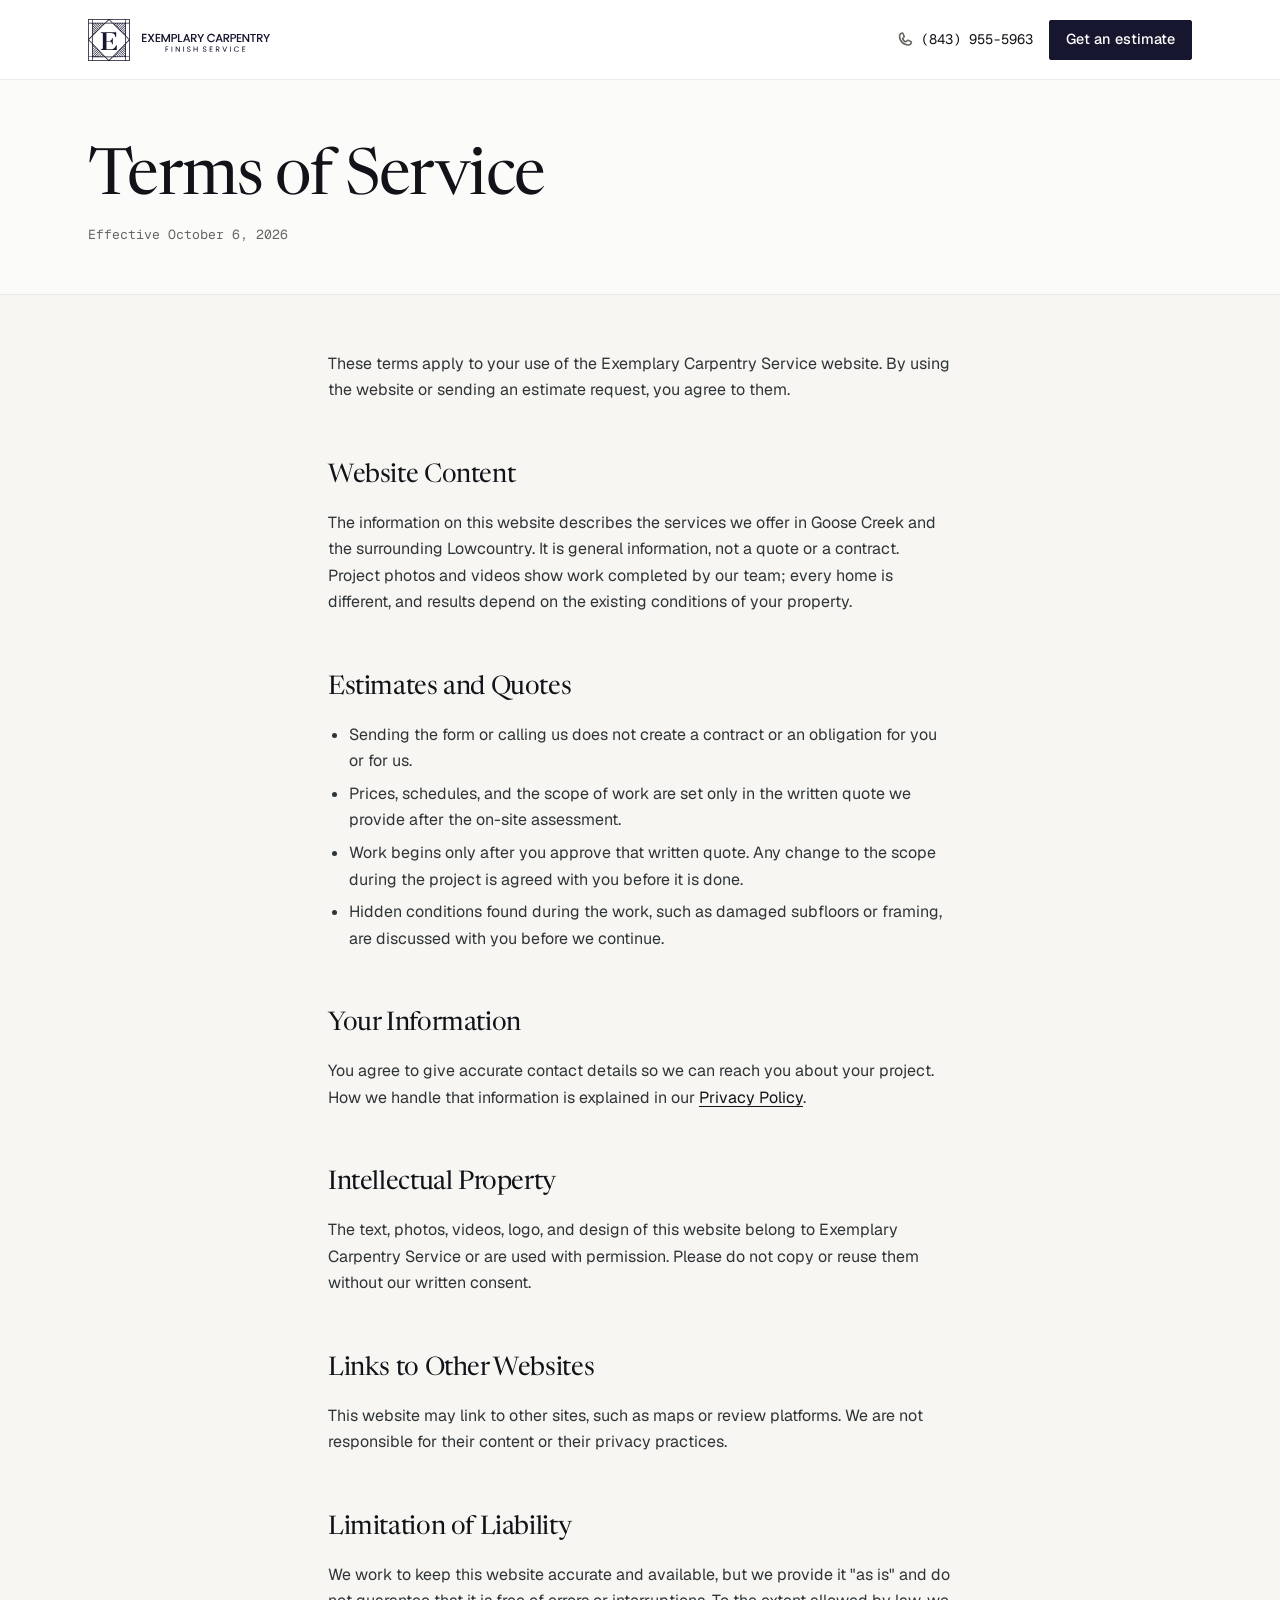
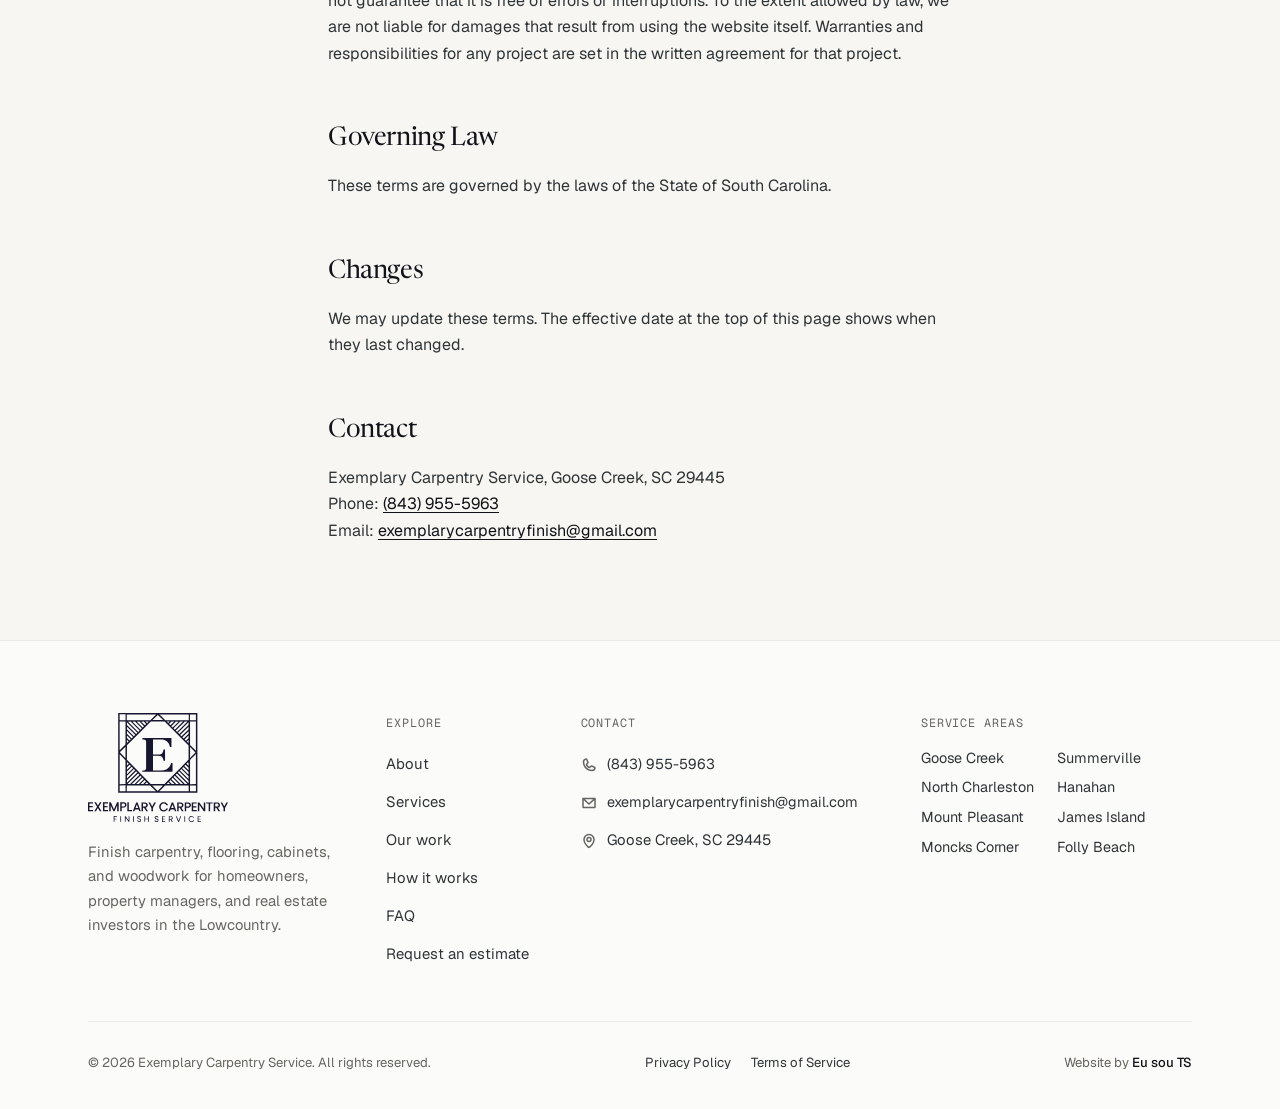
<file: terms/index.html>
<!doctype html>
<html lang="en">
<head>
<meta charset="utf-8">
<meta name="viewport" content="width=device-width, initial-scale=1">

<title>Terms of Service | Exemplary Carpentry Service</title>
<meta name="description" content="The terms that apply to using the Exemplary Carpentry Service website and requesting an estimate in Goose Creek, SC.">
<link rel="canonical" href="https://exemplarycarpentryservices.com/terms/">
<meta name="theme-color" content="#16162e">
<link rel="icon" href="/favicon.ico" sizes="48x48">
<link rel="icon" href="/favicon.png" type="image/png">
<link rel="apple-touch-icon" href="/apple-touch-icon.png">
<link rel="preload" href="/fonts/newsreader-400.woff2" as="font" type="font/woff2" crossorigin>
<link rel="preload" href="/fonts/newsreader-400-italic.woff2" as="font" type="font/woff2" crossorigin>
<link rel="preload" href="/fonts/geist-400.woff2" as="font" type="font/woff2" crossorigin>
<style>@font-face{font-family:'Newsreader';font-style:italic;font-weight:400;font-display:swap;src:url('/fonts/newsreader-400-italic.woff2') format('woff2');unicode-range:U+0000-00FF, U+0131, U+0152-0153, U+02BB-02BC, U+02C6, U+02DA, U+02DC, U+0304, U+0308, U+0329, U+2000-206F, U+20AC, U+2122, U+2191, U+2193, U+2212, U+2215, U+FEFF, U+FFFD;}@font-face{font-family:'Newsreader';font-style:normal;font-weight:400;font-display:swap;src:url('/fonts/newsreader-400.woff2') format('woff2');unicode-range:U+0000-00FF, U+0131, U+0152-0153, U+02BB-02BC, U+02C6, U+02DA, U+02DC, U+0304, U+0308, U+0329, U+2000-206F, U+20AC, U+2122, U+2191, U+2193, U+2212, U+2215, U+FEFF, U+FFFD;}@font-face{font-family:'Geist';font-style:normal;font-weight:400 600;font-display:swap;src:url('/fonts/geist-400.woff2') format('woff2');unicode-range:U+0000-00FF, U+0131, U+0152-0153, U+02BB-02BC, U+02C6, U+02DA, U+02DC, U+0304, U+0308, U+0329, U+2000-206F, U+20AC, U+2122, U+2191, U+2193, U+2212, U+2215, U+FEFF, U+FFFD;}@font-face{font-family:'Geist Mono';font-style:normal;font-weight:400 500;font-display:swap;src:url('/fonts/geist-mono-400.woff2') format('woff2');unicode-range:U+0000-00FF, U+0131, U+0152-0153, U+02BB-02BC, U+02C6, U+02DA, U+02DC, U+0304, U+0308, U+0329, U+2000-206F, U+20AC, U+2122, U+2191, U+2193, U+2212, U+2215, U+FEFF, U+FFFD;}</style>
<link rel="stylesheet" href="/styles.css?v=9ef16c0d">
</head>
<body>

<!--sprite:start-->
<svg width="0" height="0" style="position:absolute" aria-hidden="true" focusable="false">
<symbol id="b-emblem" viewBox="129.8 0 340.6 342.7"><g fill="currentColor"><path d="M129.85,0h340.51s-.01,342.69-.01,342.69H129.84s.01-342.69.01-342.69ZM161.42,5.89h-25.42s.01,25.2.01,25.2h25.42s-.01-25.2-.01-25.2ZM424.58,30.76l8.63.16V5.98s-126.19,0-126.19,0l9.64,9.58,15.52,15.17,92.41.02ZM463.92,5.94l-25.55.03.03,25.11,25.55-.03-.03-25.11ZM293.02,6.29l-110.12-.05-16.36-.1.22,24.64,101.32-.04,24.94-24.45ZM322.97,30.56l-22.64-22.23-23.25,22.25,45.89-.02ZM161.25,135.52l-.08-70.79.16-28.4-25.34.04.12,76.85.12,46.89,25.01-24.58ZM463.91,162.5l.04-126.03-25.37-.08.2,18.56.05,82.39,25.09,25.16ZM221.84,75.47l-38.62-38.51-11.19.18,44.08,44.06,5.72-5.73ZM216.07,50.78l-13.82-13.86-11.49.17,34.86,34.58,5.79-5.66-15.33-15.23ZM240.71,56.64l-19.8-19.72-11.14.19,25.3,25.28,5.64-5.75ZM250.29,47.49l-10.49-10.54-11.41.11,16.25,15.99,5.64-5.56ZM261.06,36.98l-13.77-.02,6.85,6.72,6.91-6.7ZM306.27,305.28l22.3.04,75.83-76.86,28.13-28.77-.15-60.37-46.08-46.14-51.45-51.28-5.2-4.96-59.46.02-10.94,10.71-35.17,34.53-40.18,39.85-16.45,16.21-.02,62.61,34.95,35.89,21.75,22.28,45.53,46.25h36.61ZM351.32,36.95l-12.75.04,6.51,6.19,6.24-6.22ZM354.66,52.54l15.84-15.6-11.63.04-10.17,9.93,5.95,5.62ZM364.08,62.16l25.25-25.09-11.44-.09-19.68,19.41,5.87,5.77ZM380.9,64.52l27.81-27.56h-11.83s-29.12,28.98-29.12,28.98l5.77,5.8,7.36-7.22ZM383.09,81.1l44.79-44.06-11.39-.11-7.14,6.82-31.98,31.74,5.72,5.61ZM212.47,84.8l-33.71-33.61-11.31-10.98.06,11.25,39.12,38.88,5.84-5.53ZM392.64,90.62l39.67-38.99v-11.44s-5.43,5.11-5.43,5.11l-40.09,39.64,5.85,5.68ZM203.07,94.06l-8.11-8.03-27.5-27.1-.03,11.35,29.66,29.42,5.98-5.63ZM402.13,100.15l30.24-29.76-.03-11.44-36.15,35.43,5.94,5.78ZM187.79,109.03l5.71-5.56-25.91-25.71-.1,11.25,20.31,20.02ZM411.55,109.62l20.81-20.32-.03-11.36-26.57,25.98,5.79,5.7ZM178.4,118.43l5.67-5.65-16.52-16.32-.13,11.45,10.98,10.52ZM432.45,108l-.19-11.26-16.98,16.73,5.72,5.66,11.45-11.13ZM168.49,128.28l6.14-6.09-7.18-7.05-.09,11.16,1.13,1.98ZM431.13,129.36c.6-.78,1.33-1.85,1.33-2.35l-.16-11.3-7.61,7.08,6.44,6.57ZM161.16,193.92l-.06-49.43-24.35,24.11,24.42,25.32ZM461.99,169.55l-23.11-23.29-.07,46.73,23.18-23.44ZM438.82,305.58l25.13-.2v-128.8s-25.14,25.59-25.14,25.59v103.4ZM161.24,305.37l-.04-102.54-24.98-25.81-.05,128.6,25.08-.24ZM432.34,227l.11-11.83-2.93-3.21-6.21,6.23,9.02,8.81ZM167.47,225.59l7.93-7.48-5.96-6.05c-.76.59-2.02,1.81-2.02,2.55l.04,10.98ZM167.49,244.07l17.12-16.56-5.65-5.74-11.56,11.38.09,10.92ZM432.24,245.7l.24-11.03-12.95-12.67-5.68,5.71,18.4,17.99ZM167.43,262.69l26.39-25.75-5.66-5.73-20.75,20.47.03,11.01ZM432.32,264.34l.09-11-22.02-21.77-5.7,5.67,20.66,20.47,6.97,6.63ZM167.6,281l35.4-34.62-5.65-5.71-29.85,29.27.1,11.06ZM432.29,283.32l.11-11.3-31.39-31.06-5.54,5.82,36.82,36.54ZM167.67,299.38l44.52-43.61-5.57-5.6-39.01,38.16.05,11.05ZM432.24,301.88l.11-11.25-40.7-40.2-5.48,5.53,46.07,45.92ZM221.41,265.33l-5.82-5.65-45.93,45.17,11.36.03,40.39-39.54ZM416.55,304.99l11.32-.11-45.46-45.13-5.48,5.83,39.62,39.41ZM200.23,304.81l30.37-30.19-5.45-5.57-6.76,6.47-29.67,29.33,11.51-.04ZM397.99,304.98l11.06-.19-35.83-35.53-5.63,5.64,30.4,30.07ZM218.73,304.97l21.17-20.84-5.52-5.76-26.92,26.52,11.27.07ZM379.28,305.07l11.12-.36-26.48-26.11-5.67,5.73,21.03,20.74ZM237.61,305.01l11.65-11.47-5.62-5.82-17.67,17.24,11.63.04ZM360.29,305l11.35-.1-16.99-16.94-5.61,5.76,11.25,11.28ZM256.46,305.09c.58,0,2.09-1.28,2.51-1.72l-6.11-6.23-7.76,7.84,11.36.11ZM352.99,304.96l-7.73-7.43-6.96,7.34,14.69.09ZM161.38,310.86l-25.27.02.02,25.59,25.27-.02-.02-25.59ZM241.18,336.31l50.84-.03-25.09-25.02h-99.8s-.37,25.2-.37,25.2l18.14-.14h56.29ZM322.55,311.31l-46.66.02,23.65,23.43,23.01-23.45ZM433.07,336.43l-.38-25.11-9.7-.28-91.32.1-24.78,25.08h117.4s8.77.21,8.77.21ZM464.09,310.97h-25.6v25.55h25.6v-25.55Z"/><path d="M310.18,184.57l-6.94-1.16-23.79-.04v63.6s35.56-.06,35.56-.06c7.51-.01,14.52-1.41,21.28-4.44,11.1-5.43,18.26-15.38,21.12-27.56l6.08-.09-.03,37.75h-129.74s-.02-5.35-.02-5.35l7.51-.67c4.79-.43,8.66-4.21,8.66-9.64l.02-113.11c0-3.74-2.07-7.56-5.22-8.81-3.63-1.45-7.08-1.28-11.06-1.49l.26-5.61h125s.03,38.26.03,38.26l-6.39-.04c-1.8-9.9-6.13-18.6-13.82-24.96-6.56-4.91-14.21-7.42-22.62-7.44l-36.63-.1v65.17s25.55-.22,25.55-.22c5.83-.05,11.15-2.56,14.85-6.78,3.14-4.39,4.27-9.1,4.58-14.8l6.9.06v48.49s-6.87.09-6.87.09c-.15-9.61-4.78-19.47-14.28-21.06Z"/></g></symbol>
<symbol id="b-wordmark" viewBox="0 352 601.93 116.19"><g fill="currentColor"><polygon points="125.49 422.07 125.33 397.3 113.88 422.05 109.23 422 97.87 397.21 97.74 422.02 91.34 422.05 91.31 383.66 98.19 383.72 111.6 413.38 125.07 383.72 131.95 383.71 131.94 422.05 125.49 422.07"/><polygon points="504.18 422.28 497.91 422.36 478.6 394.07 478.51 422.3 472.33 422.35 472.31 402.64 472.33 384.14 478.63 383.94 497.79 411.65 497.9 384.05 504.18 384.06 504.18 422.28"/><path d="M403.69,422.32l-9.27-15-4.68-.2-.04,15.19-6.17-.07-.02-38.15,16.22.1c5.89.04,10.24,4.77,10.75,10.06.56,5.84-2.79,10.99-9.12,12.41l9.75,15.6-7.42.06ZM404.04,395.12c-.14-3.22-2.21-5.77-5.39-5.79l-8.93-.07v12.66s8.34-.08,8.34-.08c3.65-.04,6.15-2.81,5.98-6.72Z"/><path d="M250.48,422.38l-9.46-15.11-4.6-.12v15.15s-6.25-.05-6.25-.05v-38.25s15.62.12,15.62.12c6.15.05,10.95,4.37,11.45,9.97.53,5.93-2.83,11.08-9.09,12.58l9.69,15.54-7.35.15ZM250.76,395.66c.09-3.49-2.22-6.26-5.59-6.32l-8.73-.17-.03,12.74,8.98-.18c3.25-.07,5.28-2.71,5.37-6.07Z"/><path d="M560.82,422.34l-9.32-15-4.58-.09-.03,15.1-6.23.04.02-38.26,15.67.08c4.4.02,8.68,2.62,10.31,6.53,1.45,3.47,1.27,7.05-.41,10.43-1.33,2.68-4.21,4.76-7.77,5.58l9.8,15.54-7.45.05ZM554.56,402c4.4,0,6.81-3.09,6.62-6.86-.17-3.57-2.88-5.98-6.87-5.93l-7.47.09.09,12.69h7.62Z"/><path d="M370.79,414.05l-15.46-.06-3.06,8.33-6.63-.02,14.41-38.19h6.19s14.1,38.14,14.1,38.14l-6.59.15-2.97-8.34ZM368.82,408.53l-5.7-15.24-5.8,15.28,11.5-.04Z"/><path d="M316.71,413.71c4.21,4.14,10.62,4.68,15.59,1.99,2-1.08,3.28-2.89,4.6-4.96l7.08-.13c-2.8,7.79-9.88,12.15-18.03,12.21-9.86.07-17.86-6.36-19.56-16.13-1.08-6.19.77-12.63,5.04-17.16s10.58-6.63,17.02-5.89c7.22.82,13.3,5.14,15.54,12.25l-6.94.09c-2.41-5.09-7.66-7.53-13.34-6.79-4.97.65-9.39,4.41-10.72,9.86-1.25,5.1-.31,10.71,3.7,14.67Z"/><path d="M217.61,414l-15.2-.03-3.2,8.34-6.39-.12,14.29-38.03,6-.17,13.89,38.2-6.43.14-2.96-8.33ZM215.69,408.41l-5.61-15.16-5.64,15.28,11.24-.12Z"/><polygon points="58.29 421.87 51.21 421.9 42.52 408.14 34.01 422 26.91 421.97 38.97 402.84 27.05 383.7 34.32 383.64 42.76 397.41 51.35 383.47 58.28 383.8 46.3 402.85 58.29 421.87"/><path d="M144.97,406.56l-.06,15.54-6.33-.04.06-38.37,15.87.15c6.35.06,10.86,4.96,11.02,10.76.17,5.95-3.83,10.86-10.15,11.72l-10.41.24ZM159.06,394.88c-.1-3.12-2.13-5.89-5.46-5.95l-8.65-.15-.02,12.53,8.84-.21c3.44-.08,5.39-3.07,5.28-6.23Z"/><path d="M422.23,407.05l-.09,15.23h-6.08s0-38.19,0-38.19l15.19.04c6.64.02,11.34,4.9,11.53,11,.19,6.45-4.26,11.04-10.92,11.79l-9.62.12ZM436.36,395.61c.29-3.39-2.31-6.25-5.56-6.31l-8.67-.15.02,12.65,9.18-.29c3-.09,5.2-2.7,5.04-5.9Z"/><polygon points="84.47 405.23 70.62 405.23 70.6 416.77 86.03 416.8 85.99 422.05 64.39 422.04 64.36 383.64 86.09 383.66 86.05 388.77 70.6 388.74 70.6 399.99 84.48 400.01 84.47 405.23"/><polygon points="20.15 405.2 6.09 405.2 6.11 416.64 21.87 416.68 21.64 421.84 .01 422.03 0 383.52 21.66 383.52 21.65 388.7 6.08 388.68 6.14 399.86 20.07 399.87 20.15 405.2"/><polygon points="466 405.6 452.18 405.67 452.17 417.13 467.62 417.13 467.55 422.31 445.99 422.32 445.98 384.03 467.61 384.04 467.55 389.2 452.15 389.23 452.2 400.4 466 400.44 466 405.6"/><polygon points="291.99 384.17 279.02 407.97 279.1 422.29 272.67 422.3 272.71 407.78 259.77 384.04 266.93 384.06 275.93 401.31 284.84 384.04 291.99 384.17"/><polygon points="601.93 384.1 589.04 407.93 588.97 422.32 582.79 422.3 582.76 407.99 570.15 384.22 577.12 384.03 585.93 401.52 594.87 384.15 601.93 384.1"/><polygon points="525.08 422.22 518.88 422.3 518.86 389.22 508.31 389.24 508.36 384.03 535.71 384.04 535.72 389.22 525.04 389.22 525.08 422.22"/><polygon points="189.13 416.88 189.31 422.15 169.12 422.13 169.13 383.68 175.52 383.71 175.47 416.86 189.13 416.88"/><path d="M178.13,467.19c-.9.4-2.71.44-3.59.16l-12.68-18.44-.21,18.56-3.13.09v-24.57s3.39.11,3.39.11l12.79,18.86.09-18.81,3.32-.17.02,24.2Z"/><path d="M360.72,467.81l-6.12-9.86-3.84-.12.02,9.9-3.23-.13.02-24.62,9.3.05c4,.02,7.05,2.9,7.4,6.37.41,4.06-1.99,7.46-6.03,8.23l6.35,9.97-3.87.2ZM356.69,454.8c2.93-.04,4.35-2.61,4.16-4.76-.2-2.27-1.86-4.07-4.42-4.09l-5.66-.04v8.97s5.92-.09,5.92-.09Z"/><path d="M261.59,467.29l-3.36.42v-10.99s-12.58.01-12.58.01l-.11,10.89-3.17-.03v-24.21c.77-.26,2.15-.32,3.23-.21l.07,10.63h12.57s.02-10.5.02-10.5l3.29-.29.05,24.27Z"/><path d="M435.73,455.56c.06,3.79,2.01,7.06,4.87,8.51,3.19,1.61,7.7,1.65,10.13-1.25,1.56-1.86,3.44-2.94,5.59-1.51-3.31,6.48-10.75,8.41-16.74,5.66s-8.71-9.96-6.26-16.4c2.15-5.65,8.01-8.55,13.97-7.54,4.21.71,7.67,3.38,8.83,7.09-2.98.74-3.95-.2-5.31-1.84-2.38-2.86-6.63-3.06-10.01-1.53-3,1.36-5.13,4.76-5.07,8.81Z"/><path d="M299.54,466.95c-3.03,1.49-6.59,1.44-9.45-.03-2.22-1.14-3.46-3.15-3.84-5.58l3.49-.18c.72,3.06,3.15,4.38,6.28,3.94,1.43-.2,3.1-1.38,3.54-2.44.55-1.32.11-3.99-1.2-4.44l-6.68-2.24c-2.46-.83-4.47-2.6-4.92-4.69-.58-2.65.21-5.33,2.41-6.89,2.81-2,6.65-2.21,9.75-.82,2.34,1.05,3.67,2.97,3.86,5.55l-3.51-.08c-.68-3.04-3.45-3.94-6.26-3.28-1.48.35-2.84,1.83-3.03,3.29s1.08,3.37,2.67,3.86l5.56,1.71c2.71.83,4.58,2.81,4.92,5.21.41,2.9-.64,5.65-3.58,7.1Z"/><path d="M224.93,466.82c-2.21,1.21-5.08,1.45-7.43.91-3.28-.75-5.62-2.65-6.06-6.52l3.57-.02c.58,3.46,3.46,4.37,6.48,3.83,1.77-.32,3.26-1.73,3.5-3.32.3-2-.99-3.54-3.02-4.16l-5.59-1.71c-2.59-.79-4.5-3.19-4.68-5.4-.23-2.79.91-5.32,3.49-6.62s6.07-1.47,8.78-.28c2.43,1.07,3.87,2.9,3.9,5.66l-3.44-.21c-.82-2.83-3.2-3.89-5.94-3.32-1.69.35-3.18,1.73-3.37,3.26-.19,1.61.95,3.48,2.61,3.99l5.58,1.69c2.65.8,4.76,2.89,5.05,5.2.36,2.93-.56,5.47-3.44,7.05Z"/><path d="M330.85,456.72l-9.16.03v8.22s10.19.05,10.19.05l.23,2.78-13.77.03v-24.77s13.28-.06,13.28-.06c.48.63.6,2.56.25,2.96h-10.19s.01,7.86.01,7.86l9.03.02.12,2.89Z"/><polygon points="484.06 456.87 474.75 456.9 474.75 465.1 485.11 465.16 485.11 468.04 471.48 468.08 471.48 443.17 485.16 443.18 485.17 446.03 474.75 446.04 474.76 453.97 483.67 453.96 484.06 456.87"/><polygon points="396.9 443.29 400.38 443.42 391.01 467.66 387.39 467.5 377.95 443.26 381.44 443.22 389.23 463.27 396.9 443.29"/><polygon points="122.35 453.77 122.54 456.65 113.67 456.7 113.69 467.52 110.54 467.48 110.52 442.88 124.3 442.83 124.33 445.6 113.79 445.61 113.65 453.78 122.35 453.77"/><polygon points="142.26 467.46 138.95 467.51 139.04 443.11 142.26 443.11 142.26 467.46"/><polygon points="197.72 467.45 194.4 467.54 194.39 443.17 197.64 443.13 197.72 467.45"/><polygon points="417.68 467.8 414.43 467.56 414.45 443.37 417.71 443.39 417.68 467.8"/></g></symbol>
<symbol id="i-envelope-simple" viewBox="0 0 256 256"><path d="M224,44H32A12,12,0,0,0,20,56V192a20,20,0,0,0,20,20H216a20,20,0,0,0,20-20V56A12,12,0,0,0,224,44ZM193.15,68,128,127.72,62.85,68ZM44,188V83.28l75.89,69.57a12,12,0,0,0,16.22,0L212,83.28V188Z"/></symbol>
<symbol id="i-map-pin" viewBox="0 0 256 256"><path d="M128,60a44,44,0,1,0,44,44A44.05,44.05,0,0,0,128,60Zm0,64a20,20,0,1,1,20-20A20,20,0,0,1,128,124Zm0-112a92.1,92.1,0,0,0-92,92c0,77.36,81.64,135.4,85.12,137.83a12,12,0,0,0,13.76,0,259,259,0,0,0,42.18-39C205.15,170.57,220,136.37,220,104A92.1,92.1,0,0,0,128,12Zm31.3,174.71A249.35,249.35,0,0,1,128,216.89a249.35,249.35,0,0,1-31.3-30.18C80,167.37,60,137.31,60,104a68,68,0,0,1,136,0C196,137.31,176,167.37,159.3,186.71Z"/></symbol>
<symbol id="i-phone" viewBox="0 0 256 256"><path d="M224,154.8l-47.09-21.11-.18-.08a19.94,19.94,0,0,0-19,1.75,13.08,13.08,0,0,0-1.12.84l-22.31,19c-13-7.05-26.43-20.37-33.49-33.21l19.06-22.66a11.76,11.76,0,0,0,.85-1.15,20,20,0,0,0,1.66-18.83,1.42,1.42,0,0,1-.08-.18L101.2,32A20.06,20.06,0,0,0,80.42,20.15,60.27,60.27,0,0,0,28,80c0,81.61,66.39,148,148,148a60.27,60.27,0,0,0,59.85-52.42A20.06,20.06,0,0,0,224,154.8ZM176,204A124.15,124.15,0,0,1,52,80,36.29,36.29,0,0,1,80.48,44.46l18.82,42L80.14,109.28a12,12,0,0,0-.86,1.16A20,20,0,0,0,78,130.08c9.42,19.28,28.83,38.56,48.31,48A20,20,0,0,0,146,176.63a11.63,11.63,0,0,0,1.11-.85l22.43-19.07,42,18.81A36.29,36.29,0,0,1,176,204Z"/></symbol>
</svg>
<!--sprite:end-->

<header class="hdr hdr--simple is-solid">
  <div class="wrap hdr__in">
    <a class="brand" href="/" aria-label="Exemplary Carpentry Service, home">
      <svg class="brand__emblem" aria-hidden="true"><use href="#b-emblem"/></svg>
      <svg class="brand__word" aria-hidden="true"><use href="#b-wordmark"/></svg>
    </a>
    <div class="hdr__cta">
      <a class="hdr__tel" href="tel:+18439555963"><svg class="ic" aria-hidden="true"><use href="#i-phone"/></svg><span>(843) 955-5963</span></a>
      <a class="btn btn--gold btn--sm" href="/estimate/">Get an estimate</a>
    </div>
  </div>
</header>

<main>
  <section class="page-hero">
    <div class="wrap">
      <h1 class="h2">Terms of Service</h1>
      <p>Effective October 6, 2026</p>
    </div>
  </section>

  <section class="legal sec--paper">
    <div class="wrap prose">
      <p>These terms apply to your use of the Exemplary Carpentry Service website. By using the website or sending an estimate request, you agree to them.</p>

      <h2>Website Content</h2>
      <p>The information on this website describes the services we offer in Goose Creek and the surrounding Lowcountry. It is general information, not a quote or a contract. Project photos and videos show work completed by our team; every home is different, and results depend on the existing conditions of your property.</p>

      <h2>Estimates and Quotes</h2>
      <ul>
        <li>Sending the form or calling us does not create a contract or an obligation for you or for us.</li>
        <li>Prices, schedules, and the scope of work are set only in the written quote we provide after the on-site assessment.</li>
        <li>Work begins only after you approve that written quote. Any change to the scope during the project is agreed with you before it is done.</li>
        <li>Hidden conditions found during the work, such as damaged subfloors or framing, are discussed with you before we continue.</li>
      </ul>

      <h2>Your Information</h2>
      <p>You agree to give accurate contact details so we can reach you about your project. How we handle that information is explained in our <a href="/privacy-policy/">Privacy Policy</a>.</p>

      <h2>Intellectual Property</h2>
      <p>The text, photos, videos, logo, and design of this website belong to Exemplary Carpentry Service or are used with permission. Please do not copy or reuse them without our written consent.</p>

      <h2>Links to Other Websites</h2>
      <p>This website may link to other sites, such as maps or review platforms. We are not responsible for their content or their privacy practices.</p>

      <h2>Limitation of Liability</h2>
      <p>We work to keep this website accurate and available, but we provide it "as is" and do not guarantee that it is free of errors or interruptions. To the extent allowed by law, we are not liable for damages that result from using the website itself. Warranties and responsibilities for any project are set in the written agreement for that project.</p>

      <h2>Governing Law</h2>
      <p>These terms are governed by the laws of the State of South Carolina.</p>

      <h2>Changes</h2>
      <p>We may update these terms. The effective date at the top of this page shows when they last changed.</p>

      <h2>Contact</h2>
      <p>Exemplary Carpentry Service, Goose Creek, SC 29445<br>
      Phone: <a href="tel:+18439555963">(843) 955-5963</a><br>
      Email: <a href="mailto:exemplarycarpentryfinish@gmail.com">exemplarycarpentryfinish@gmail.com</a></p>
    </div>
  </section>
</main>

<footer class="ftr">
  <div class="wrap ftr__grid">
    <div class="ftr__brand">
      <img src="/img/brand/logo-navy.svg" width="180" height="140" alt="Exemplary Carpentry Finish Service logo" loading="lazy">
      <p>Finish carpentry, flooring, cabinets, and woodwork for homeowners, property managers, and real estate investors in the Lowcountry.</p>
    </div>
    <div class="ftr__col">
      <h2 class="ftr__h">Explore</h2>
      <ul>
        <li><a href="/#about">About</a></li>
        <li><a href="/#services">Services</a></li>
        <li><a href="/#work">Our work</a></li>
        <li><a href="/#process">How it works</a></li>
        <li><a href="/#faq">FAQ</a></li>
        <li><a href="/estimate/">Request an estimate</a></li>
      </ul>
    </div>
    <div class="ftr__col">
      <h2 class="ftr__h">Contact</h2>
      <ul class="ftr__contact">
        <li><a href="tel:+18439555963"><svg class="ic" aria-hidden="true"><use href="#i-phone"/></svg>(843) 955-5963</a></li>
        <li><a href="mailto:exemplarycarpentryfinish@gmail.com"><svg class="ic" aria-hidden="true"><use href="#i-envelope-simple"/></svg>exemplarycarpentryfinish@gmail.com</a></li>
        <li><span><svg class="ic" aria-hidden="true"><use href="#i-map-pin"/></svg>Goose Creek, SC 29445</span></li>
      </ul>
    </div>
    <div class="ftr__col">
      <h2 class="ftr__h">Service Areas</h2>
      <ul class="ftr__areas">
        <li>Goose Creek</li><li>Summerville</li><li>North Charleston</li><li>Hanahan</li><li>Mount Pleasant</li><li>James Island</li><li>Moncks Corner</li><li>Folly Beach</li>
      </ul>
    </div>
  </div>
  <div class="wrap ftr__bar">
    <p>&copy; 2026 Exemplary Carpentry Service. All rights reserved.</p>
    <nav aria-label="Legal"><a href="/privacy-policy/">Privacy Policy</a><a href="/terms/" aria-current="page">Terms of Service</a></nav>
    <p class="ftr__credit">Website by <a href="https://eusouts.com/" target="_blank" rel="noopener">Eu sou TS</a></p>
  </div>
</footer>
</body>
</html>
</file>
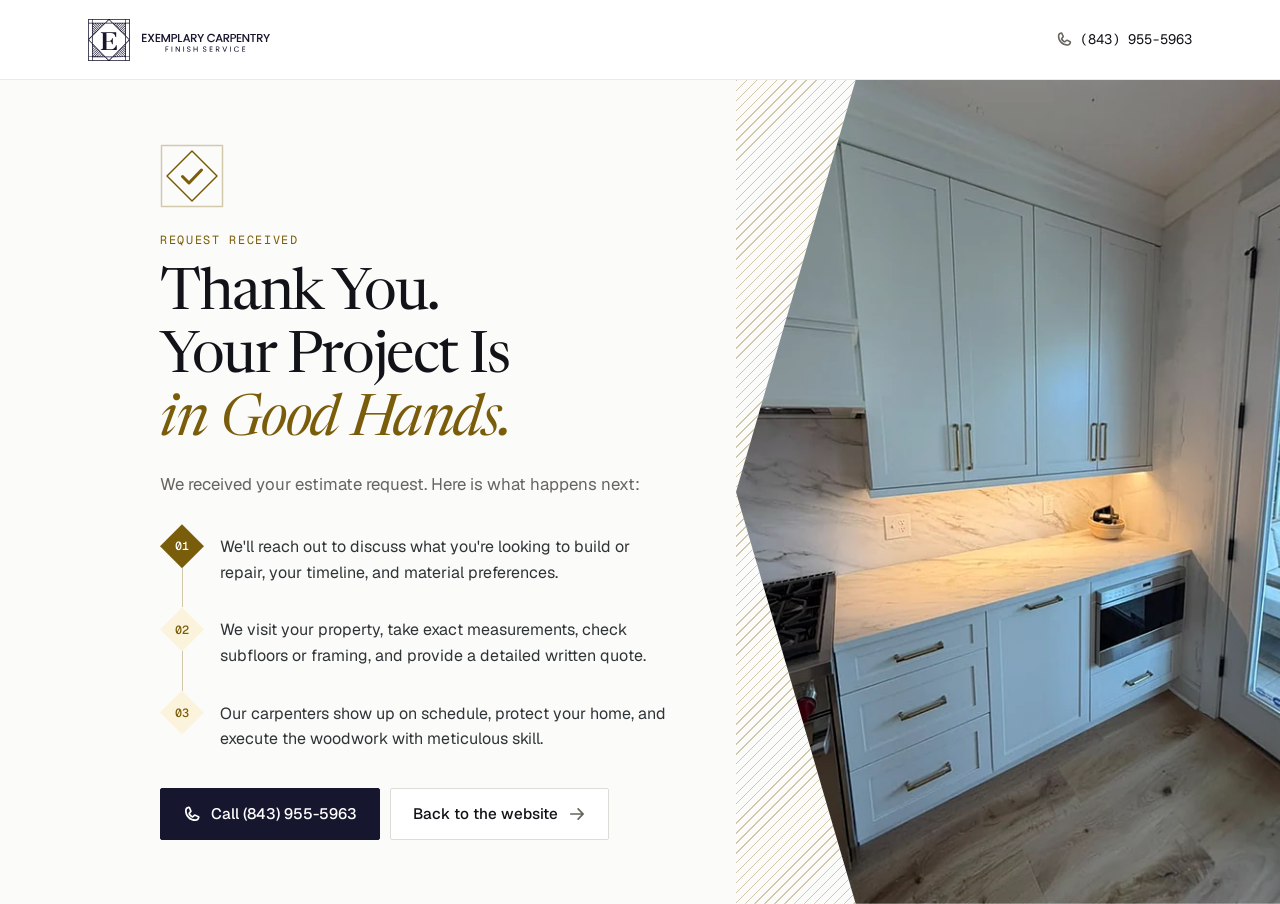
<file: thanks/index.html>
<!doctype html>
<html lang="en">
<head>
<meta charset="utf-8">
<meta name="viewport" content="width=device-width, initial-scale=1">

<title>Thank you | Exemplary Carpentry Service</title>
<meta name="description" content="Your estimate request was sent to Exemplary Carpentry Service in Goose Creek, SC.">
<meta name="robots" content="noindex, nofollow">
<link rel="canonical" href="https://exemplarycarpentryservices.com/thanks/">
<meta name="theme-color" content="#16162e">
<link rel="icon" href="/favicon.ico" sizes="48x48">
<link rel="icon" href="/favicon.png" type="image/png">
<link rel="apple-touch-icon" href="/apple-touch-icon.png">
<link rel="preload" href="/fonts/newsreader-400.woff2" as="font" type="font/woff2" crossorigin>
<link rel="preload" href="/fonts/newsreader-400-italic.woff2" as="font" type="font/woff2" crossorigin>
<link rel="preload" href="/fonts/geist-400.woff2" as="font" type="font/woff2" crossorigin>
<style>@font-face{font-family:'Newsreader';font-style:italic;font-weight:400;font-display:swap;src:url('/fonts/newsreader-400-italic.woff2') format('woff2');unicode-range:U+0000-00FF, U+0131, U+0152-0153, U+02BB-02BC, U+02C6, U+02DA, U+02DC, U+0304, U+0308, U+0329, U+2000-206F, U+20AC, U+2122, U+2191, U+2193, U+2212, U+2215, U+FEFF, U+FFFD;}@font-face{font-family:'Newsreader';font-style:normal;font-weight:400;font-display:swap;src:url('/fonts/newsreader-400.woff2') format('woff2');unicode-range:U+0000-00FF, U+0131, U+0152-0153, U+02BB-02BC, U+02C6, U+02DA, U+02DC, U+0304, U+0308, U+0329, U+2000-206F, U+20AC, U+2122, U+2191, U+2193, U+2212, U+2215, U+FEFF, U+FFFD;}@font-face{font-family:'Geist';font-style:normal;font-weight:400 600;font-display:swap;src:url('/fonts/geist-400.woff2') format('woff2');unicode-range:U+0000-00FF, U+0131, U+0152-0153, U+02BB-02BC, U+02C6, U+02DA, U+02DC, U+0304, U+0308, U+0329, U+2000-206F, U+20AC, U+2122, U+2191, U+2193, U+2212, U+2215, U+FEFF, U+FFFD;}@font-face{font-family:'Geist Mono';font-style:normal;font-weight:400 500;font-display:swap;src:url('/fonts/geist-mono-400.woff2') format('woff2');unicode-range:U+0000-00FF, U+0131, U+0152-0153, U+02BB-02BC, U+02C6, U+02DA, U+02DC, U+0304, U+0308, U+0329, U+2000-206F, U+20AC, U+2122, U+2191, U+2193, U+2212, U+2215, U+FEFF, U+FFFD;}</style>
<link rel="stylesheet" href="/styles.css?v=9ef16c0d">
</head>
<body>

<!--sprite:start-->
<svg width="0" height="0" style="position:absolute" aria-hidden="true" focusable="false">
<symbol id="b-emblem" viewBox="129.8 0 340.6 342.7"><g fill="currentColor"><path d="M129.85,0h340.51s-.01,342.69-.01,342.69H129.84s.01-342.69.01-342.69ZM161.42,5.89h-25.42s.01,25.2.01,25.2h25.42s-.01-25.2-.01-25.2ZM424.58,30.76l8.63.16V5.98s-126.19,0-126.19,0l9.64,9.58,15.52,15.17,92.41.02ZM463.92,5.94l-25.55.03.03,25.11,25.55-.03-.03-25.11ZM293.02,6.29l-110.12-.05-16.36-.1.22,24.64,101.32-.04,24.94-24.45ZM322.97,30.56l-22.64-22.23-23.25,22.25,45.89-.02ZM161.25,135.52l-.08-70.79.16-28.4-25.34.04.12,76.85.12,46.89,25.01-24.58ZM463.91,162.5l.04-126.03-25.37-.08.2,18.56.05,82.39,25.09,25.16ZM221.84,75.47l-38.62-38.51-11.19.18,44.08,44.06,5.72-5.73ZM216.07,50.78l-13.82-13.86-11.49.17,34.86,34.58,5.79-5.66-15.33-15.23ZM240.71,56.64l-19.8-19.72-11.14.19,25.3,25.28,5.64-5.75ZM250.29,47.49l-10.49-10.54-11.41.11,16.25,15.99,5.64-5.56ZM261.06,36.98l-13.77-.02,6.85,6.72,6.91-6.7ZM306.27,305.28l22.3.04,75.83-76.86,28.13-28.77-.15-60.37-46.08-46.14-51.45-51.28-5.2-4.96-59.46.02-10.94,10.71-35.17,34.53-40.18,39.85-16.45,16.21-.02,62.61,34.95,35.89,21.75,22.28,45.53,46.25h36.61ZM351.32,36.95l-12.75.04,6.51,6.19,6.24-6.22ZM354.66,52.54l15.84-15.6-11.63.04-10.17,9.93,5.95,5.62ZM364.08,62.16l25.25-25.09-11.44-.09-19.68,19.41,5.87,5.77ZM380.9,64.52l27.81-27.56h-11.83s-29.12,28.98-29.12,28.98l5.77,5.8,7.36-7.22ZM383.09,81.1l44.79-44.06-11.39-.11-7.14,6.82-31.98,31.74,5.72,5.61ZM212.47,84.8l-33.71-33.61-11.31-10.98.06,11.25,39.12,38.88,5.84-5.53ZM392.64,90.62l39.67-38.99v-11.44s-5.43,5.11-5.43,5.11l-40.09,39.64,5.85,5.68ZM203.07,94.06l-8.11-8.03-27.5-27.1-.03,11.35,29.66,29.42,5.98-5.63ZM402.13,100.15l30.24-29.76-.03-11.44-36.15,35.43,5.94,5.78ZM187.79,109.03l5.71-5.56-25.91-25.71-.1,11.25,20.31,20.02ZM411.55,109.62l20.81-20.32-.03-11.36-26.57,25.98,5.79,5.7ZM178.4,118.43l5.67-5.65-16.52-16.32-.13,11.45,10.98,10.52ZM432.45,108l-.19-11.26-16.98,16.73,5.72,5.66,11.45-11.13ZM168.49,128.28l6.14-6.09-7.18-7.05-.09,11.16,1.13,1.98ZM431.13,129.36c.6-.78,1.33-1.85,1.33-2.35l-.16-11.3-7.61,7.08,6.44,6.57ZM161.16,193.92l-.06-49.43-24.35,24.11,24.42,25.32ZM461.99,169.55l-23.11-23.29-.07,46.73,23.18-23.44ZM438.82,305.58l25.13-.2v-128.8s-25.14,25.59-25.14,25.59v103.4ZM161.24,305.37l-.04-102.54-24.98-25.81-.05,128.6,25.08-.24ZM432.34,227l.11-11.83-2.93-3.21-6.21,6.23,9.02,8.81ZM167.47,225.59l7.93-7.48-5.96-6.05c-.76.59-2.02,1.81-2.02,2.55l.04,10.98ZM167.49,244.07l17.12-16.56-5.65-5.74-11.56,11.38.09,10.92ZM432.24,245.7l.24-11.03-12.95-12.67-5.68,5.71,18.4,17.99ZM167.43,262.69l26.39-25.75-5.66-5.73-20.75,20.47.03,11.01ZM432.32,264.34l.09-11-22.02-21.77-5.7,5.67,20.66,20.47,6.97,6.63ZM167.6,281l35.4-34.62-5.65-5.71-29.85,29.27.1,11.06ZM432.29,283.32l.11-11.3-31.39-31.06-5.54,5.82,36.82,36.54ZM167.67,299.38l44.52-43.61-5.57-5.6-39.01,38.16.05,11.05ZM432.24,301.88l.11-11.25-40.7-40.2-5.48,5.53,46.07,45.92ZM221.41,265.33l-5.82-5.65-45.93,45.17,11.36.03,40.39-39.54ZM416.55,304.99l11.32-.11-45.46-45.13-5.48,5.83,39.62,39.41ZM200.23,304.81l30.37-30.19-5.45-5.57-6.76,6.47-29.67,29.33,11.51-.04ZM397.99,304.98l11.06-.19-35.83-35.53-5.63,5.64,30.4,30.07ZM218.73,304.97l21.17-20.84-5.52-5.76-26.92,26.52,11.27.07ZM379.28,305.07l11.12-.36-26.48-26.11-5.67,5.73,21.03,20.74ZM237.61,305.01l11.65-11.47-5.62-5.82-17.67,17.24,11.63.04ZM360.29,305l11.35-.1-16.99-16.94-5.61,5.76,11.25,11.28ZM256.46,305.09c.58,0,2.09-1.28,2.51-1.72l-6.11-6.23-7.76,7.84,11.36.11ZM352.99,304.96l-7.73-7.43-6.96,7.34,14.69.09ZM161.38,310.86l-25.27.02.02,25.59,25.27-.02-.02-25.59ZM241.18,336.31l50.84-.03-25.09-25.02h-99.8s-.37,25.2-.37,25.2l18.14-.14h56.29ZM322.55,311.31l-46.66.02,23.65,23.43,23.01-23.45ZM433.07,336.43l-.38-25.11-9.7-.28-91.32.1-24.78,25.08h117.4s8.77.21,8.77.21ZM464.09,310.97h-25.6v25.55h25.6v-25.55Z"/><path d="M310.18,184.57l-6.94-1.16-23.79-.04v63.6s35.56-.06,35.56-.06c7.51-.01,14.52-1.41,21.28-4.44,11.1-5.43,18.26-15.38,21.12-27.56l6.08-.09-.03,37.75h-129.74s-.02-5.35-.02-5.35l7.51-.67c4.79-.43,8.66-4.21,8.66-9.64l.02-113.11c0-3.74-2.07-7.56-5.22-8.81-3.63-1.45-7.08-1.28-11.06-1.49l.26-5.61h125s.03,38.26.03,38.26l-6.39-.04c-1.8-9.9-6.13-18.6-13.82-24.96-6.56-4.91-14.21-7.42-22.62-7.44l-36.63-.1v65.17s25.55-.22,25.55-.22c5.83-.05,11.15-2.56,14.85-6.78,3.14-4.39,4.27-9.1,4.58-14.8l6.9.06v48.49s-6.87.09-6.87.09c-.15-9.61-4.78-19.47-14.28-21.06Z"/></g></symbol>
<symbol id="b-wordmark" viewBox="0 352 601.93 116.19"><g fill="currentColor"><polygon points="125.49 422.07 125.33 397.3 113.88 422.05 109.23 422 97.87 397.21 97.74 422.02 91.34 422.05 91.31 383.66 98.19 383.72 111.6 413.38 125.07 383.72 131.95 383.71 131.94 422.05 125.49 422.07"/><polygon points="504.18 422.28 497.91 422.36 478.6 394.07 478.51 422.3 472.33 422.35 472.31 402.64 472.33 384.14 478.63 383.94 497.79 411.65 497.9 384.05 504.18 384.06 504.18 422.28"/><path d="M403.69,422.32l-9.27-15-4.68-.2-.04,15.19-6.17-.07-.02-38.15,16.22.1c5.89.04,10.24,4.77,10.75,10.06.56,5.84-2.79,10.99-9.12,12.41l9.75,15.6-7.42.06ZM404.04,395.12c-.14-3.22-2.21-5.77-5.39-5.79l-8.93-.07v12.66s8.34-.08,8.34-.08c3.65-.04,6.15-2.81,5.98-6.72Z"/><path d="M250.48,422.38l-9.46-15.11-4.6-.12v15.15s-6.25-.05-6.25-.05v-38.25s15.62.12,15.62.12c6.15.05,10.95,4.37,11.45,9.97.53,5.93-2.83,11.08-9.09,12.58l9.69,15.54-7.35.15ZM250.76,395.66c.09-3.49-2.22-6.26-5.59-6.32l-8.73-.17-.03,12.74,8.98-.18c3.25-.07,5.28-2.71,5.37-6.07Z"/><path d="M560.82,422.34l-9.32-15-4.58-.09-.03,15.1-6.23.04.02-38.26,15.67.08c4.4.02,8.68,2.62,10.31,6.53,1.45,3.47,1.27,7.05-.41,10.43-1.33,2.68-4.21,4.76-7.77,5.58l9.8,15.54-7.45.05ZM554.56,402c4.4,0,6.81-3.09,6.62-6.86-.17-3.57-2.88-5.98-6.87-5.93l-7.47.09.09,12.69h7.62Z"/><path d="M370.79,414.05l-15.46-.06-3.06,8.33-6.63-.02,14.41-38.19h6.19s14.1,38.14,14.1,38.14l-6.59.15-2.97-8.34ZM368.82,408.53l-5.7-15.24-5.8,15.28,11.5-.04Z"/><path d="M316.71,413.71c4.21,4.14,10.62,4.68,15.59,1.99,2-1.08,3.28-2.89,4.6-4.96l7.08-.13c-2.8,7.79-9.88,12.15-18.03,12.21-9.86.07-17.86-6.36-19.56-16.13-1.08-6.19.77-12.63,5.04-17.16s10.58-6.63,17.02-5.89c7.22.82,13.3,5.14,15.54,12.25l-6.94.09c-2.41-5.09-7.66-7.53-13.34-6.79-4.97.65-9.39,4.41-10.72,9.86-1.25,5.1-.31,10.71,3.7,14.67Z"/><path d="M217.61,414l-15.2-.03-3.2,8.34-6.39-.12,14.29-38.03,6-.17,13.89,38.2-6.43.14-2.96-8.33ZM215.69,408.41l-5.61-15.16-5.64,15.28,11.24-.12Z"/><polygon points="58.29 421.87 51.21 421.9 42.52 408.14 34.01 422 26.91 421.97 38.97 402.84 27.05 383.7 34.32 383.64 42.76 397.41 51.35 383.47 58.28 383.8 46.3 402.85 58.29 421.87"/><path d="M144.97,406.56l-.06,15.54-6.33-.04.06-38.37,15.87.15c6.35.06,10.86,4.96,11.02,10.76.17,5.95-3.83,10.86-10.15,11.72l-10.41.24ZM159.06,394.88c-.1-3.12-2.13-5.89-5.46-5.95l-8.65-.15-.02,12.53,8.84-.21c3.44-.08,5.39-3.07,5.28-6.23Z"/><path d="M422.23,407.05l-.09,15.23h-6.08s0-38.19,0-38.19l15.19.04c6.64.02,11.34,4.9,11.53,11,.19,6.45-4.26,11.04-10.92,11.79l-9.62.12ZM436.36,395.61c.29-3.39-2.31-6.25-5.56-6.31l-8.67-.15.02,12.65,9.18-.29c3-.09,5.2-2.7,5.04-5.9Z"/><polygon points="84.47 405.23 70.62 405.23 70.6 416.77 86.03 416.8 85.99 422.05 64.39 422.04 64.36 383.64 86.09 383.66 86.05 388.77 70.6 388.74 70.6 399.99 84.48 400.01 84.47 405.23"/><polygon points="20.15 405.2 6.09 405.2 6.11 416.64 21.87 416.68 21.64 421.84 .01 422.03 0 383.52 21.66 383.52 21.65 388.7 6.08 388.68 6.14 399.86 20.07 399.87 20.15 405.2"/><polygon points="466 405.6 452.18 405.67 452.17 417.13 467.62 417.13 467.55 422.31 445.99 422.32 445.98 384.03 467.61 384.04 467.55 389.2 452.15 389.23 452.2 400.4 466 400.44 466 405.6"/><polygon points="291.99 384.17 279.02 407.97 279.1 422.29 272.67 422.3 272.71 407.78 259.77 384.04 266.93 384.06 275.93 401.31 284.84 384.04 291.99 384.17"/><polygon points="601.93 384.1 589.04 407.93 588.97 422.32 582.79 422.3 582.76 407.99 570.15 384.22 577.12 384.03 585.93 401.52 594.87 384.15 601.93 384.1"/><polygon points="525.08 422.22 518.88 422.3 518.86 389.22 508.31 389.24 508.36 384.03 535.71 384.04 535.72 389.22 525.04 389.22 525.08 422.22"/><polygon points="189.13 416.88 189.31 422.15 169.12 422.13 169.13 383.68 175.52 383.71 175.47 416.86 189.13 416.88"/><path d="M178.13,467.19c-.9.4-2.71.44-3.59.16l-12.68-18.44-.21,18.56-3.13.09v-24.57s3.39.11,3.39.11l12.79,18.86.09-18.81,3.32-.17.02,24.2Z"/><path d="M360.72,467.81l-6.12-9.86-3.84-.12.02,9.9-3.23-.13.02-24.62,9.3.05c4,.02,7.05,2.9,7.4,6.37.41,4.06-1.99,7.46-6.03,8.23l6.35,9.97-3.87.2ZM356.69,454.8c2.93-.04,4.35-2.61,4.16-4.76-.2-2.27-1.86-4.07-4.42-4.09l-5.66-.04v8.97s5.92-.09,5.92-.09Z"/><path d="M261.59,467.29l-3.36.42v-10.99s-12.58.01-12.58.01l-.11,10.89-3.17-.03v-24.21c.77-.26,2.15-.32,3.23-.21l.07,10.63h12.57s.02-10.5.02-10.5l3.29-.29.05,24.27Z"/><path d="M435.73,455.56c.06,3.79,2.01,7.06,4.87,8.51,3.19,1.61,7.7,1.65,10.13-1.25,1.56-1.86,3.44-2.94,5.59-1.51-3.31,6.48-10.75,8.41-16.74,5.66s-8.71-9.96-6.26-16.4c2.15-5.65,8.01-8.55,13.97-7.54,4.21.71,7.67,3.38,8.83,7.09-2.98.74-3.95-.2-5.31-1.84-2.38-2.86-6.63-3.06-10.01-1.53-3,1.36-5.13,4.76-5.07,8.81Z"/><path d="M299.54,466.95c-3.03,1.49-6.59,1.44-9.45-.03-2.22-1.14-3.46-3.15-3.84-5.58l3.49-.18c.72,3.06,3.15,4.38,6.28,3.94,1.43-.2,3.1-1.38,3.54-2.44.55-1.32.11-3.99-1.2-4.44l-6.68-2.24c-2.46-.83-4.47-2.6-4.92-4.69-.58-2.65.21-5.33,2.41-6.89,2.81-2,6.65-2.21,9.75-.82,2.34,1.05,3.67,2.97,3.86,5.55l-3.51-.08c-.68-3.04-3.45-3.94-6.26-3.28-1.48.35-2.84,1.83-3.03,3.29s1.08,3.37,2.67,3.86l5.56,1.71c2.71.83,4.58,2.81,4.92,5.21.41,2.9-.64,5.65-3.58,7.1Z"/><path d="M224.93,466.82c-2.21,1.21-5.08,1.45-7.43.91-3.28-.75-5.62-2.65-6.06-6.52l3.57-.02c.58,3.46,3.46,4.37,6.48,3.83,1.77-.32,3.26-1.73,3.5-3.32.3-2-.99-3.54-3.02-4.16l-5.59-1.71c-2.59-.79-4.5-3.19-4.68-5.4-.23-2.79.91-5.32,3.49-6.62s6.07-1.47,8.78-.28c2.43,1.07,3.87,2.9,3.9,5.66l-3.44-.21c-.82-2.83-3.2-3.89-5.94-3.32-1.69.35-3.18,1.73-3.37,3.26-.19,1.61.95,3.48,2.61,3.99l5.58,1.69c2.65.8,4.76,2.89,5.05,5.2.36,2.93-.56,5.47-3.44,7.05Z"/><path d="M330.85,456.72l-9.16.03v8.22s10.19.05,10.19.05l.23,2.78-13.77.03v-24.77s13.28-.06,13.28-.06c.48.63.6,2.56.25,2.96h-10.19s.01,7.86.01,7.86l9.03.02.12,2.89Z"/><polygon points="484.06 456.87 474.75 456.9 474.75 465.1 485.11 465.16 485.11 468.04 471.48 468.08 471.48 443.17 485.16 443.18 485.17 446.03 474.75 446.04 474.76 453.97 483.67 453.96 484.06 456.87"/><polygon points="396.9 443.29 400.38 443.42 391.01 467.66 387.39 467.5 377.95 443.26 381.44 443.22 389.23 463.27 396.9 443.29"/><polygon points="122.35 453.77 122.54 456.65 113.67 456.7 113.69 467.52 110.54 467.48 110.52 442.88 124.3 442.83 124.33 445.6 113.79 445.61 113.65 453.78 122.35 453.77"/><polygon points="142.26 467.46 138.95 467.51 139.04 443.11 142.26 443.11 142.26 467.46"/><polygon points="197.72 467.45 194.4 467.54 194.39 443.17 197.64 443.13 197.72 467.45"/><polygon points="417.68 467.8 414.43 467.56 414.45 443.37 417.71 443.39 417.68 467.8"/></g></symbol>
<symbol id="i-arrow-right" viewBox="0 0 256 256"><path d="M224.49,136.49l-72,72a12,12,0,0,1-17-17L187,140H40a12,12,0,0,1,0-24H187L135.51,64.48a12,12,0,0,1,17-17l72,72A12,12,0,0,1,224.49,136.49Z"/></symbol>
<symbol id="i-phone" viewBox="0 0 256 256"><path d="M224,154.8l-47.09-21.11-.18-.08a19.94,19.94,0,0,0-19,1.75,13.08,13.08,0,0,0-1.12.84l-22.31,19c-13-7.05-26.43-20.37-33.49-33.21l19.06-22.66a11.76,11.76,0,0,0,.85-1.15,20,20,0,0,0,1.66-18.83,1.42,1.42,0,0,1-.08-.18L101.2,32A20.06,20.06,0,0,0,80.42,20.15,60.27,60.27,0,0,0,28,80c0,81.61,66.39,148,148,148a60.27,60.27,0,0,0,59.85-52.42A20.06,20.06,0,0,0,224,154.8ZM176,204A124.15,124.15,0,0,1,52,80,36.29,36.29,0,0,1,80.48,44.46l18.82,42L80.14,109.28a12,12,0,0,0-.86,1.16A20,20,0,0,0,78,130.08c9.42,19.28,28.83,38.56,48.31,48A20,20,0,0,0,146,176.63a11.63,11.63,0,0,0,1.11-.85l22.43-19.07,42,18.81A36.29,36.29,0,0,1,176,204Z"/></symbol>
</svg>
<!--sprite:end-->

<header class="hdr hdr--simple is-solid">
  <div class="wrap hdr__in">
    <a class="brand" href="/" aria-label="Exemplary Carpentry Service, home">
      <svg class="brand__emblem" aria-hidden="true"><use href="#b-emblem"/></svg>
      <svg class="brand__word" aria-hidden="true"><use href="#b-wordmark"/></svg>
    </a>
    <div class="hdr__cta">
      <a class="hdr__tel" href="tel:+18439555963"><svg class="ic" aria-hidden="true"><use href="#i-phone"/></svg><span>(843) 955-5963</span></a>
    </div>
  </div>
</header>

<!-- texto a esquerda; no desktop, foto de trabalho na lateral direita cortada em ponta (losango da logo) -->
<main class="tk">
  <div class="tk__copy">
    <!-- selo da logo (quadrado + losango) que se desenha, com o check dentro -->
    <svg class="tk__mark" viewBox="0 0 64 64" aria-hidden="true">
      <path class="tk__frame" pathLength="1" d="M1.5 1.5H62.5V62.5H1.5Z"/>
      <path class="tk__diamond" pathLength="1" d="M32 7 57 32 32 57 7 32Z"/>
      <path class="tk__check" pathLength="1" d="M22.5 32.5l6.5 6.5 12.5-13"/>
    </svg>
    <p class="tk__kicker">Request received</p>
    <h1 class="h2">Thank You. Your Project Is <em class="hl">in Good Hands.</em></h1>
    <p class="tk__lead">We received your estimate request. Here is what happens next:</p>
    <ol class="tk__steps">
      <li style="--i:0"><b>01</b><span>We'll reach out to discuss what you're looking to build or repair, your timeline, and material preferences.</span></li>
      <li style="--i:1"><b>02</b><span>We visit your property, take exact measurements, check subfloors or framing, and provide a detailed written quote.</span></li>
      <li style="--i:2"><b>03</b><span>Our carpenters show up on schedule, protect your home, and execute the woodwork with meticulous skill.</span></li>
    </ol>
    <div class="tk__actions">
      <a class="btn btn--gold btn--lg" href="tel:+18439555963"><svg class="ic" aria-hidden="true"><use href="#i-phone"/></svg>Call (843) 955-5963</a>
      <a class="btn btn--line btn--lg" href="/">Back to the website<svg class="ic" aria-hidden="true"><use href="#i-arrow-right"/></svg></a>
    </div>
  </div>
  <figure class="tk__ph" aria-hidden="true">
    <img src="/img/kitchen-range-1024.webp" srcset="/img/kitchen-range-640.webp 640w, /img/kitchen-range-1024.webp 768w" sizes="40vw" width="768" height="1024" alt="" loading="lazy" decoding="async">
  </figure>
</main>

<script>
  window.dataLayer = window.dataLayer || [];
  window.dataLayer.push({ event: 'thank_you_view' });
  document.addEventListener('click', function (e) {
    var a = e.target.closest && e.target.closest('a[href^="tel:"]');
    if (a) window.dataLayer.push({ event: 'click_to_call', location: 'thanks' });
  });
</script>
</body>
</html>
</file>
<file: styles.css>
:root{color-scheme:light;--canvas: #fbfbfa;--bone: #f7f6f3;--white: #ffffff;--line: #eaeaea;--line-2: #dedcd7;--ink: #111318;--text: #2f3437;--muted: #66655f;--navy: #16162e;--navy-2: #2b2c47;--accent: #7a5d0a;--pale: #fbf3db;--gold: #d0b139;--err: #9f2f2d;--err-bg: #fdebec;--serif: "Newsreader", "Iowan Old Style", Georgia, serif;--sans: "Geist", "Helvetica Neue", ui-sans-serif, system-ui, sans-serif;--mono: "Geist Mono", ui-monospace, "SF Mono", Menlo, monospace;--fs-h2: clamp(2.1rem, 1.45rem + 2.3vw, 3.4rem);--r: 2px;--r-sm: 2px;--motif: rgba(122, 93, 10, .32);--hatch: repeating-linear-gradient(-45deg, var(--motif) 0 1px, transparent 1px 7px);--lift: 0 2px 8px rgba(0, 0, 0, .04);--ease: cubic-bezier(.16, 1, .3, 1);--hdr-h: 72px;--gutter: 18px}@media(min-width:768px){:root{--gutter: 32px}}@media(min-width:1024px){:root{--gutter: 48px;--hdr-h: 80px}}*,*:before,*:after{box-sizing:border-box}html{-webkit-text-size-adjust:100%;scroll-behavior:smooth;scroll-padding-top:calc(var(--hdr-h) + 12px)}body{margin:0;font-family:var(--sans);font-size:1rem;line-height:1.65;color:var(--text);background:var(--canvas);-webkit-font-smoothing:antialiased;overflow-x:clip}img,video,svg{display:block;max-width:100%}img,video{height:auto}a{color:inherit}button{font:inherit;color:inherit}h1,h2,h3,h4,p,ul,ol,figure{margin:0}ul,ol{padding:0;list-style:none}::selection{background:var(--pale);color:var(--ink)}:focus-visible{outline:2px solid var(--navy);outline-offset:3px;border-radius:0}[hidden]{display:none!important}.ic{width:1.2em;height:1.2em;flex:none;fill:currentColor}.wrap{width:100%;max-width:1200px;margin-inline:auto;padding-inline:var(--gutter)}.skip{position:absolute;left:12px;top:-60px;z-index:100;padding:10px 16px;border-radius:var(--r-sm);background:var(--navy);color:var(--white);font-weight:500;text-decoration:none}.skip:focus{top:12px}.hp{position:absolute!important;left:-9999px;width:1px;height:1px;opacity:0}.sr-only{position:absolute!important;width:1px;height:1px;margin:-1px;overflow:hidden;clip:rect(0 0 0 0);white-space:nowrap;border:0}.h2,.quote__title,.page-hero .h2,.card-page__box .h2{font-family:var(--serif);font-weight:400;letter-spacing:-.025em;line-height:1.1;color:var(--ink);text-wrap:balance}.h2{font-size:var(--fs-h2)}.h2 em,.quote__title em,.hl{font-style:italic;color:var(--accent)}h3{font-family:var(--sans);font-weight:600;font-size:1.08rem;line-height:1.35;letter-spacing:-.005em;color:var(--ink)}.prose p{color:var(--text);max-width:62ch}.prose p+p{margin-top:1em}.head{max-width:760px;margin:0 0 clamp(40px,5vw,56px)}.services .head:before,.why .head:before,.work .head:before,.faq .head:before,.reviews .head:before,.process__intro:before{content:"";display:block;width:132px;height:18px;margin:0 auto 22px;background:url("data:image/svg+xml,%3Csvg xmlns='http://www.w3.org/2000/svg' viewBox='0 0 132 18' fill='none' stroke='%237a5d0a' stroke-width='1'%3E%3Cpath d='M0 9h52M80 9h52' opacity='.45'/%3E%3Cpath d='M57.5.5h17v17h-17z'/%3E%3Cpath d='M66 .5 74.5 9 66 17.5 57.5 9z'/%3E%3C/svg%3E") center / contain no-repeat}.btn{--bg: var(--navy);--fg: var(--white);--bd: var(--navy);display:inline-flex;align-items:center;justify-content:center;gap:10px;min-height:48px;padding:12px 20px;border:1px solid var(--bd);border-radius:var(--r-sm);background:var(--bg);color:var(--fg);font-family:var(--sans);font-size:.95rem;font-weight:500;line-height:1.2;text-decoration:none;cursor:pointer;transition:background-color .2s ease,border-color .2s ease,color .2s ease,transform .15s ease}.btn:active{transform:scale(.98)}.btn__arrow{display:inline-grid;place-items:center;transition:transform .3s var(--ease)}.btn__arrow .ic{width:16px;height:16px}.btn:hover .btn__arrow{transform:translate(3px)}.btn--sm{min-height:40px;padding:8px 16px;font-size:.9rem}.btn--lg{min-height:52px;padding:14px 22px}.btn--block{width:100%}.btn--gold,.btn--navy{--bg: var(--navy);--fg: var(--white);--bd: var(--navy)}.btn--gold:hover,.btn--navy:hover{--bg: var(--navy-2);--bd: var(--navy-2)}.btn--ghost,.btn--line,.btn--cream{--bg: var(--white);--fg: var(--ink);--bd: var(--line-2)}.btn--ghost:hover,.btn--line:hover,.btn--cream:hover{--bg: var(--bone);--bd: #cfccc5}.btn--ghost .ic,.btn--line .ic{color:var(--muted)}.hdr{position:fixed;inset:0 0 auto;z-index:50;height:var(--hdr-h);background:#ffffffeb;-webkit-backdrop-filter:saturate(140%) blur(10px);backdrop-filter:saturate(140%) blur(10px);border-bottom:1px solid var(--line);transition:transform .4s var(--ease)}.hdr.is-hidden{transform:translateY(-100%)}.hdr__in{height:100%;display:flex;align-items:center;gap:28px}.brand{display:flex;align-items:center;gap:12px;color:var(--navy);text-decoration:none;flex:none}.brand__emblem{width:42px;height:42px}.brand__word{width:128px;height:25px}.nav{display:none;margin-inline:auto;gap:4px}.nav a{padding:10px 12px;font-size:.92rem;color:var(--muted);text-decoration:none;border-radius:var(--r-sm);transition:color .2s ease,background-color .2s ease}.nav a:hover{color:var(--ink);background:var(--bone)}.nav a.is-active{color:var(--ink)}.hdr__cta{margin-left:auto;display:flex;align-items:center;gap:16px}.hdr__tel{display:none;align-items:center;gap:8px;min-height:44px;font-family:var(--mono);font-size:.86rem;color:var(--ink);text-decoration:none}.hdr__tel .ic{color:var(--muted)}.hdr__cta .btn{display:none}.burger{width:44px;height:44px;display:grid;place-content:center;gap:6px;border:1px solid var(--line);border-radius:var(--r-sm);background:var(--white);cursor:pointer}.burger span{width:18px;height:1.5px;background:var(--ink);transition:transform .4s var(--ease)}.burger[aria-expanded=true] span:first-child{transform:translateY(3.75px) rotate(45deg)}.burger[aria-expanded=true] span:last-child{transform:translateY(-3.75px) rotate(-45deg)}@media(min-width:640px){.hdr__cta .btn{display:inline-flex}}@media(min-width:1100px){.nav{display:flex}.burger{display:none}.hdr__tel{display:inline-flex}}@media(max-width:1099px){.hdr__cta{gap:8px}.hdr__tel,.hdr--simple .hdr__tel{display:inline-flex;align-items:center;justify-content:center;width:44px;height:44px;min-height:0;border:1px solid var(--line);border-radius:var(--r-sm);background:var(--white)}.hdr__tel .ic{color:var(--ink)}.hdr__tel span{position:absolute;width:1px;height:1px;overflow:hidden;clip:rect(0 0 0 0);white-space:nowrap}}.hdr--simple .hdr__tel{display:inline-flex}.mmenu{position:fixed;inset:0;z-index:45;padding:calc(var(--hdr-h) + 16px) var(--gutter) 28px;display:flex;flex-direction:column;justify-content:space-between;background:var(--white)}.mmenu__nav{display:flex;flex-direction:column}.mmenu__nav a{padding:16px 0;border-bottom:1px solid var(--line);font-family:var(--serif);font-size:1.9rem;letter-spacing:-.02em;color:var(--ink);text-decoration:none;opacity:0;transform:translateY(10px);animation:up .5s var(--ease) forwards;animation-delay:calc(var(--i) * 50ms + 50ms)}.mmenu__foot{display:grid;gap:10px}.mmenu__tel{display:inline-flex;align-items:center;justify-content:center;gap:10px;min-height:48px;font-family:var(--mono);color:var(--ink);text-decoration:none}body.menu-open{overflow:hidden}@keyframes up{to{opacity:1;transform:none}}.sec{position:relative;padding-block:clamp(88px,10vw,140px);background:var(--white)}.sec--sand,.sec--paper{background:var(--bone)}.sec__foot{display:flex;flex-wrap:wrap;justify-content:center;gap:12px;margin-top:clamp(36px,4vw,48px)}.why,.faq{isolation:isolate}.why:before,.faq:before{content:"";position:absolute;inset:0;z-index:0;pointer-events:none;background:var(--texture-image) center / cover no-repeat;opacity:.08;filter:grayscale(1);-webkit-mask-image:linear-gradient(to bottom,transparent,#000 20%,#000 80%,transparent);mask-image:linear-gradient(to bottom,transparent,#000 20%,#000 80%,transparent)}.why>.wrap,.faq>.wrap{position:relative;z-index:1}.why{--texture-image: url(/img/wainscot-living-1024.webp)}.faq{--texture-image: url(/img/wainscot-hall-1024.webp)}.hero{position:relative;isolation:isolate;overflow:hidden;color:#f4f1eb;min-height:min(100dvh,900px);display:flex;align-items:flex-end;padding:calc(var(--hdr-h) + 40px) 0 48px}.hero__slides{position:absolute;inset:0;z-index:-2;background:#0f0f22}.hero__slide{position:absolute;inset:0;opacity:0;transition:opacity 1.6s ease}.hero__slide img{width:100%;height:100%;object-fit:cover;object-position:center 60%}.hero__slide.is-on{opacity:1}.hero__slide.is-on img{animation:kenburns 9s linear both}.hero__slides.is-paused .hero__slide img{animation-play-state:paused}@keyframes kenburns{0%{transform:scale(1)}to{transform:scale(1.05)}}.hero:before{content:"";position:absolute;inset:0;z-index:-1;background:linear-gradient(0deg,#0f0f22db,#0f0f228c 32%,#0f0f2200 62%)}@media(max-width:767px){.hero:before{background:linear-gradient(0deg,#0f0f22eb,#0f0f22b8 40%,#0f0f2226 72%,#0f0f2200 82%)}}.hero__in{display:grid;gap:28px}.hero__title{display:flex;flex-direction:column;align-items:flex-start;gap:6px;min-width:0;max-width:850px;text-align:left;text-shadow:0 2px 24px rgba(15,15,34,.45)}.hero__lead{font-family:var(--sans);font-size:clamp(.9rem,.72rem + .8vw,1.3rem);font-weight:400;letter-spacing:.32em;text-transform:uppercase;line-height:1.4;color:#f4f1eb;animation:track-in 1.6s var(--ease) .1s both}.hero__title em{display:block;align-self:stretch;font-family:var(--serif);font-style:italic;font-weight:400;font-size:clamp(2.4rem,1.3rem + 3.8vw,4.4rem);line-height:1.04;letter-spacing:-.015em;color:#d0b139}@keyframes track-in{0%{letter-spacing:.6em}to{letter-spacing:.32em}}@media(max-width:559px){.hero__lead{letter-spacing:.22em;animation:none}}.hero__copy{min-width:0}.hero__sub{max-width:58ch;margin-top:18px;font-size:clamp(.98rem,.9rem + .3vw,1.12rem);line-height:1.6;color:#f4f1ebe0;text-shadow:0 1px 14px rgba(15,15,34,.55)}.hero__facts{display:grid;gap:8px;margin-top:18px;font-size:.86rem;color:#f4f1ebe6;text-shadow:0 1px 10px rgba(15,15,34,.6)}.hero__facts li{display:flex;align-items:center;gap:10px}.hero__facts .ic{width:17px;height:17px;color:var(--gold)}@media(max-width:559px){.hero{padding-top:calc(var(--hdr-h) + 32vh);padding-bottom:32px}.hero__in{gap:20px}.hero__lead{font-size:.78rem}.hero__title em{font-size:2.05rem}.hero__sub{margin-top:12px;font-size:.9rem;line-height:1.5}.hero__facts{display:flex;flex-wrap:wrap;gap:6px 14px;margin-top:14px;font-size:.78rem}.hero__facts li{gap:6px}.hero__facts .ic{width:15px;height:15px}}.hero__actions{display:grid;width:100%}@media(min-width:560px){.hero__actions{justify-self:end;width:330px}}@media(min-width:1200px){.hero__in{grid-template-columns:minmax(0,1fr) 330px;align-items:center;column-gap:48px}}.hero__actions .btn{min-height:54px;padding:14px 24px;border-radius:2px;font-size:.7rem;font-weight:600;letter-spacing:.2em;text-transform:uppercase}.hero .btn--gold{--bg: #f4f1eb;--bd: #f4f1eb;--fg: var(--navy)}.hero .btn--gold:hover{--bg: #fff;--bd: #fff}.hero__up{animation:rise 1s var(--ease) both;animation-delay:calc(var(--d) * 90ms)}@keyframes rise{0%{transform:translateY(18px)}to{transform:none}}.trust{background:var(--canvas);padding-block:clamp(20px,3vw,32px)}.trust__bar{display:grid;grid-template-columns:1fr 1fr;border:1px solid var(--line);border-radius:var(--r);background:var(--white)}.trust__bar li{display:flex;align-items:center;justify-content:center;padding:16px 10px;text-align:center;font-family:var(--mono);font-size:.74rem;letter-spacing:.06em;text-transform:uppercase;color:var(--muted)}.trust__bar li:nth-child(odd){border-right:1px solid var(--line)}.trust__bar li:nth-child(-n+2){border-bottom:1px solid var(--line)}@media(min-width:900px){.trust__bar{grid-template-columns:repeat(4,1fr)}.trust__bar li{border:0!important;padding:18px 12px}.trust__bar li+li{border-left:1px solid var(--line)!important}}.reviews__grid{display:grid;gap:16px}@media(min-width:900px){.reviews__grid{grid-template-columns:repeat(3,1fr)}}.review{display:flex;flex-direction:column;gap:14px;padding:28px;border:1px solid var(--line);border-radius:var(--r);background:var(--white)}.review__stars{display:flex;gap:3px;color:var(--accent)}.review__stars .ic{width:16px;height:16px}.review__text{font-family:var(--serif);font-size:1.2rem;line-height:1.5;color:var(--ink)}.review__who{margin-top:auto;font-family:var(--mono);font-size:.78rem;color:var(--muted)}.review__who strong{display:block;font-family:var(--sans);color:var(--ink)}.about__grid{display:grid;gap:56px;align-items:center}.about__media{position:relative;padding:0 14% 12% 0;max-width:560px}.about__main{width:100%;aspect-ratio:4 / 5;object-fit:cover;border-radius:var(--r);border:1px solid var(--line)}.about__inset{position:absolute;right:0;bottom:0;width:44%;aspect-ratio:3 / 4;object-fit:cover;border-radius:var(--r);border:6px solid var(--white);outline:1px solid var(--line)}.about__badge{position:absolute;left:16px;top:16px;display:flex;align-items:center;gap:12px;padding:12px 16px;border:1px solid var(--line);border-radius:var(--r-sm);background:var(--white)}.about__badge-num{font-family:var(--serif);font-size:2.4rem;line-height:1;letter-spacing:-.03em;color:var(--ink)}.about__badge-txt{max-width:13ch;font-family:var(--mono);font-size:.68rem;letter-spacing:.06em;text-transform:uppercase;line-height:1.45;color:var(--muted)}.about__copy .h2{margin-bottom:24px}.about__copy .h2 em{display:block}.about__copy .prose{margin-bottom:32px}.about__lead{font-size:1.12rem;line-height:1.65;color:var(--ink)!important}.about__copy .prose p:not(.about__lead){color:var(--muted)}.about__actions{display:flex;justify-content:flex-start}@media(min-width:1024px){.about__grid{grid-template-columns:1fr 1.05fr;gap:88px;align-items:stretch}.about__media{max-width:none;padding:0 16% 14% 0;isolation:isolate}.about__media:before{content:"";position:absolute;inset:-30px;z-index:-1;pointer-events:none;border:1px solid var(--motif);background:linear-gradient(var(--motif),var(--motif)) 0 14px / 100% 1px no-repeat,linear-gradient(var(--motif),var(--motif)) 0 calc(100% - 14px) / 100% 1px no-repeat,linear-gradient(var(--motif),var(--motif)) 14px 0 / 1px 100% no-repeat,linear-gradient(var(--motif),var(--motif)) calc(100% - 14px) 0 / 1px 100% no-repeat}.js .about__media.rv-host:before{opacity:0;transform:scale(.97);transition:opacity 1.2s var(--ease) .5s,transform 1.6s var(--ease) .5s}.js .about__media.is-in:before{opacity:1;transform:none}.about__main{height:100%;aspect-ratio:auto;min-height:460px}.about__inset{width:46%}.about__copy{align-self:center}}.services .head{max-width:none;margin-inline:auto;text-align:center}.stabs{display:none}.js .stabs{position:relative;display:flex;flex-wrap:wrap;justify-content:center;gap:2px;width:fit-content;max-width:100%;margin:0 auto 36px;padding:5px;border:1px solid var(--line);border-radius:var(--r);background:var(--white)}.stabs__thumb{position:absolute;left:0;top:0;z-index:0;width:var(--w, 0);height:var(--h, 0);transform:translate(var(--x, 0),var(--y, 0));border-radius:1px;background:var(--navy);pointer-events:none}.stabs.is-ready .stabs__thumb{transition:transform .45s var(--ease),width .45s var(--ease),height .45s var(--ease)}.stabs__btn{position:relative;z-index:1;display:inline-flex;align-items:center;gap:10px;min-height:44px;padding:8px 10px 8px 16px;border:0;border-radius:1px;background:transparent;font-size:.93rem;font-weight:500;color:var(--muted);cursor:pointer;white-space:nowrap;transition:color .3s ease,background-color .2s ease}.stabs__btn:hover{color:var(--ink);background:var(--bone)}.stabs__btn>.ic{width:18px;height:18px;margin-right:-2px;color:var(--accent);transition:color .3s ease}.stabs__btn[aria-selected=true]>.ic{color:var(--white)}.stabs__btn[aria-selected=true]{color:var(--white);background:transparent}.stabs:not(:has(.stabs__thumb)) .stabs__btn[aria-selected=true]{background:var(--navy)}.stabs__n{min-width:26px;padding:2px 8px;border-radius:1px;background:var(--pale);color:var(--accent);font-family:var(--mono);font-size:.72rem;text-align:center;transition:background-color .3s ease,color .3s ease}.stabs__btn[aria-selected=true] .stabs__n{background:#ffffff24;color:var(--white)}@media(max-width:767px){.js .stabs{display:grid;grid-template-columns:1fr 1fr;width:auto}.stabs__btn{align-items:center;padding:10px 10px 10px 12px;white-space:normal;text-align:left;font-size:.86rem;line-height:1.25}.stabs__n{margin-left:auto}}.spanel+.spanel{margin-top:56px}.spanel__title{font-family:var(--serif);font-weight:400;font-size:1.6rem;margin-bottom:18px}.js .spanel+.spanel{margin-top:0}.js .spanel__title{position:absolute;width:1px;height:1px;overflow:hidden;clip:rect(0 0 0 0)}.js .spanel.is-entering .scard{animation:pop .5s var(--ease) both;animation-delay:calc(var(--k, 0) * 60ms)}@keyframes pop{0%{opacity:0;transform:translateY(12px)}to{opacity:1;transform:none}}.spanel{counter-reset:svc}.scard{counter-increment:svc;display:flex;flex-direction:column;overflow:hidden;border:1px solid var(--line);border-radius:var(--r);background:var(--white);transition:box-shadow .2s ease}.scard:hover{box-shadow:var(--lift)}.scard__img{width:100%;aspect-ratio:4 / 3;object-fit:cover;background:var(--bone);border-bottom:1px solid var(--line)}.scard__img--orn{display:grid;place-items:center;background:var(--bone)}.scard__orn{display:none}.scard__orn-ic{width:56px;height:56px;display:grid;place-items:center;border-radius:var(--r);background:var(--pale);color:var(--accent)}.scard__orn-ic .ic{width:26px;height:26px}.scard__body{flex:1;padding:22px 24px 26px}.scard__body:before{content:counter(svc,decimal-leading-zero);display:inline-block;margin-bottom:14px;padding:2px 9px;border-radius:1px;background:var(--pale);color:var(--accent);font-family:var(--mono);font-size:.72rem}.scard h4{margin:0 0 8px;font-family:var(--serif);font-size:1.45rem;font-weight:400;letter-spacing:-.015em;line-height:1.2;color:var(--ink)}.scard p{color:var(--muted);font-size:.95rem;line-height:1.6}.sgrid{display:grid;gap:16px}@media(min-width:700px){.sgrid{grid-template-columns:repeat(2,1fr)}}@media(min-width:1024px){.sgrid{grid-template-columns:repeat(3,1fr)}}.scar{position:relative}.scar__rail{--per: 1.15;display:grid;grid-auto-flow:column;grid-auto-columns:calc((100% - (var(--per) - 1) * 16px) / var(--per));gap:16px;overflow-x:auto;scroll-snap-type:x mandatory;overscroll-behavior-x:contain;scrollbar-width:none;padding-bottom:4px}.scar__rail::-webkit-scrollbar{display:none}.scar__rail>.scard{scroll-snap-align:start}@media(min-width:700px){.scar__rail{--per: 2}}@media(min-width:1024px){.scar__rail{--per: 3}}.scar__nav{display:none}.js .scar__nav{display:flex;justify-content:center;margin-top:12px}.scar__arrow{position:absolute;top:calc(50% - 48px);z-index:3;width:44px;height:44px;display:grid;place-items:center;border:1px solid var(--line);border-radius:var(--r);background:var(--white);color:var(--ink);cursor:pointer;transition:background-color .2s ease,opacity .2s ease}.scar__arrow[data-prev]{left:-22px}.scar__arrow[data-next]{right:-22px}@media(max-width:767px){.scar__arrow[data-prev]{left:4px}.scar__arrow[data-next]{right:4px}}.scar__arrow:hover:not(:disabled){background:var(--bone)}.scar__arrow:disabled{opacity:0;pointer-events:none}.scar__arrow .ic{width:16px;height:16px}.scar__dots{display:flex}.scar__dots button{position:relative;width:26px;height:44px;padding:0;border:0;background:transparent;cursor:pointer}.scar__dots button:before{content:"";position:absolute;left:4px;right:4px;top:21px;height:2px;border-radius:2px;background:var(--line-2)}.scar__dots button[aria-current=true]:before{background:var(--ink)}.acc{border-bottom:1px solid var(--line)}.acc summary{list-style:none;cursor:pointer;display:flex;align-items:center;gap:16px;padding:22px 0;font-size:1.05rem;font-weight:500;line-height:1.4;color:var(--ink)}.acc summary::-webkit-details-marker{display:none}.acc__ic{position:relative;width:16px;height:16px;flex:none;margin-left:auto}.acc__ic:before,.acc__ic:after{content:"";position:absolute;left:1px;right:1px;top:7.25px;height:1.5px;background:var(--ink);transition:transform .3s var(--ease)}.acc__ic:after{transform:rotate(90deg)}.acc[open] .acc__ic:after{transform:rotate(0)}.acc__body{overflow:hidden}.acc__body p{padding:0 40px 24px 0;color:var(--muted);max-width:70ch}.why .head{margin-inline:auto;text-align:center}.why__grid{display:grid;gap:16px}@media(min-width:640px){.why__grid{grid-template-columns:repeat(2,1fr)}}@media(min-width:1024px){.why__grid{grid-template-columns:repeat(4,1fr)}}.why__card{padding:28px 24px 30px;border:1px solid var(--line);border-radius:var(--r);background:var(--white);transition:box-shadow .2s ease}.why__card:hover{box-shadow:var(--lift)}.why__ic{display:grid;place-items:center;width:44px;height:44px;margin:4px 0 26px 4px;background:var(--pale);color:var(--accent);outline:1px solid var(--motif);outline-offset:4px}.why__ic .ic{width:22px;height:22px}.why__card h3{margin-bottom:8px}.why__card p{color:var(--muted);font-size:.95rem}.work .head{margin-inline:auto;text-align:center}.wall{--row-h: clamp(10rem, 19vw, 17rem);--wall-gap: 12px;--wall-speed: 70s;display:grid;gap:var(--wall-gap);width:100vw;margin-left:calc(50% - 50vw);overflow:hidden}.wall__row{display:flex;gap:var(--wall-gap);width:max-content}.wall__track{display:flex;gap:var(--wall-gap);flex:none}.wall__row--left .wall__track{animation:wall-left var(--wall-speed) linear infinite}.wall__row--right .wall__track{animation:wall-right var(--wall-speed) linear infinite}@keyframes wall-left{to{transform:translate(calc(-100% - var(--wall-gap)))}}@keyframes wall-right{0%{transform:translate(calc(-100% - var(--wall-gap)))}to{transform:none}}.wall:hover .wall__track,.wall:focus-within .wall__track,.wall.is-paused .wall__track{animation-play-state:paused}@media(max-width:767px){.wall{--wall-gap: 8px;--wall-speed: 55s}}.wall__item{margin:0;flex:none;height:var(--row-h);width:calc(var(--row-h) * var(--ar, 1));overflow:hidden;border-radius:var(--r);background:var(--line)}.wall__item a{position:relative;display:block;height:100%;cursor:zoom-in}.wall__item img{width:100%;height:100%;object-fit:cover;transition:transform .6s var(--ease)}.wall__item a:after{content:"View";position:absolute;left:12px;bottom:12px;z-index:2;padding:6px 12px;border-radius:var(--r-sm);background:var(--white);color:var(--ink);font-size:.8rem;font-weight:500;opacity:0;transform:translateY(6px);transition:opacity .2s ease,transform .3s var(--ease)}.wall__item a:hover:after,.wall__item a:focus-visible:after{opacity:1;transform:none}.wall__item a:hover img{transform:scale(1.04)}.wall__ctrl{display:flex;justify-content:center;margin-top:16px}.wall__pause{display:inline-flex;align-items:center;gap:8px;min-height:44px;padding:8px 14px;border:0;background:none;cursor:pointer;font-family:var(--mono);font-size:.76rem;color:var(--muted)}.wall__pause:hover{color:var(--ink)}.wall__pause .ic{width:13px;height:13px}.wall__play-ic{display:none}.wall__pause[aria-pressed=true] .wall__play-ic{display:block}.wall__pause[aria-pressed=true] .wall__pause-ic{display:none}html.fm-open{overflow:hidden}.fm{width:min(680px,calc(100% - 32px));max-width:none;max-height:calc(100dvh - 48px);margin:auto;padding:0;border:0;border-radius:var(--r);background:var(--white);color:var(--text);overflow:hidden;box-shadow:0 24px 80px #16162e47}.fm[open]{display:block;animation:fm-in .4s var(--ease)}.fm::backdrop{background:#16162e9e;-webkit-backdrop-filter:blur(3px);backdrop-filter:blur(3px)}@keyframes fm-in{0%{opacity:0;transform:translateY(18px)}}.fm__box{max-height:inherit;overflow-y:auto;overscroll-behavior:contain}.fm__close{position:absolute;top:12px;right:12px;z-index:2;width:44px;height:44px;display:grid;place-items:center;border:1px solid var(--line);border-radius:var(--r);background:var(--white);color:var(--ink);cursor:pointer}.fm__close:hover{background:var(--bone)}.fm__head{padding:30px 72px 0 clamp(22px,4vw,40px)}.fm__head:before{content:"";display:block;width:18px;height:18px;margin-bottom:14px;background:url("data:image/svg+xml,%3Csvg xmlns='http://www.w3.org/2000/svg' viewBox='0 0 18 18' fill='none' stroke='%237a5d0a' stroke-width='1'%3E%3Cpath d='M.5.5h17v17H.5z'/%3E%3Cpath d='M9 .5 17.5 9 9 17.5.5 9z'/%3E%3C/svg%3E") center / contain no-repeat}.fm__title{font-family:var(--serif);font-weight:400;font-size:clamp(1.8rem,1.4rem + 1.4vw,2.4rem);line-height:1.1;letter-spacing:-.025em;color:var(--ink)}.fm__title em{font-style:italic;color:var(--accent)}.fm__points{display:flex;flex-wrap:wrap;gap:6px 18px;margin-top:12px;font-size:.88rem;color:var(--muted)}.fm__points li{display:flex;align-items:center;gap:6px}.fm__points .ic{width:16px;height:16px;color:var(--accent)}.fm .form{padding:22px clamp(22px,4vw,40px) 30px}.fm{width:min(560px,calc(100% - 32px))}.fm__close{top:10px;right:10px;width:38px;height:38px}.fm__close .ic{width:16px;height:16px}.fm__head{padding:22px 60px 0 28px}.fm__head:before{width:14px;height:14px;margin-bottom:10px}.fm__title{font-size:clamp(1.5rem,1.3rem + .8vw,1.85rem)}.fm__points{margin-top:8px;font-size:.8rem;gap:4px 14px}.fm__points .ic{width:14px;height:14px}.fm .form{gap:12px;padding:16px 28px 22px}.fm .form__row{gap:12px}.fm .field{gap:4px}.fm .field label{font-size:.82rem}.fm .field input,.fm .field select,.fm .field textarea{min-height:42px;padding:8px 12px}.fm .field textarea{min-height:64px;height:64px}.fm .field__help{font-size:.72rem;line-height:1.4}.fm .btn--lg{min-height:46px;padding-block:10px}.fm .form__note{font-size:.72rem;line-height:1.45}@media(max-width:599px){.fm{width:100%;height:100dvh;max-height:100dvh;border-radius:0;box-shadow:none}.fm[open]{animation-name:fm-up}.fm__box{height:100%}@keyframes fm-up{0%{transform:translateY(40px);opacity:0}}}.lb{width:100vw;height:100dvh;max-width:none;max-height:none;margin:0;padding:0;border:0;background:#111318eb;color:var(--white)}.lb[open]{display:grid;grid-template-columns:72px 1fr 72px;align-items:center;animation:fade .25s ease}.lb::backdrop{background:transparent}@keyframes fade{0%{opacity:0}to{opacity:1}}.lb__fig{grid-column:2;display:flex;flex-direction:column;align-items:center;gap:12px}.lb__fig img{max-height:84dvh;width:auto;max-width:100%;border-radius:var(--r)}.lb__fig figcaption{font-size:.92rem;color:#c9c8c3;text-align:center}.lb__close,.lb__nav{width:44px;height:44px;display:grid;place-items:center;border:0;border-radius:var(--r);background:var(--white);color:var(--ink);cursor:pointer;justify-self:center}.lb__close:hover,.lb__nav:hover{background:var(--bone)}.lb__close{position:absolute;top:16px;right:16px}@media(max-width:640px){.lb[open]{grid-template-columns:1fr}.lb__fig{grid-column:1;padding-inline:12px}.lb__nav{position:absolute;bottom:18px}.lb__nav--prev{left:calc(50% - 56px)}.lb__nav--next{right:calc(50% - 56px)}}.process__grid{display:grid;gap:clamp(44px,6vw,72px)}.process__intro .h2{max-width:850px;margin-inline:auto;text-align:center}.process__actions{display:flex;justify-content:center}.steps{position:relative;display:grid;grid-template-columns:repeat(4,minmax(0,1fr));counter-reset:step}.steps:before,.steps:after{content:"";position:absolute;left:0;right:0;pointer-events:none}.steps:before{top:10px;height:15px;border-bottom:1px solid var(--line-2);background:repeating-linear-gradient(90deg,#cfcbc2 0 1px,transparent 1px 60px) left bottom / 100% 14px no-repeat,repeating-linear-gradient(90deg,#dcd9d2 0 1px,transparent 1px 12px) left bottom / 100% 6px no-repeat}.steps:after{top:23px;height:2px;background:var(--accent);transform-origin:left center}.js .steps:after{transform:scaleX(0)}.js .steps.is-in:after{transform:scaleX(1);transition:transform 1.8s cubic-bezier(.45,0,.25,1) .15s}.step{position:relative;counter-increment:step;min-width:0;padding:0 clamp(18px,2.4vw,32px)}.step:first-child{padding-left:0}.step:last-child{padding-right:0}.step+.step{border-left:1px solid var(--line)}.step__ic{position:relative;z-index:1;display:grid;place-items:center;width:48px;height:48px;margin-bottom:30px;clip-path:polygon(50% 0,100% 50%,50% 100%,0 50%);background:var(--pale);color:var(--accent);transition:background-color .4s ease,color .4s ease}.step__ic .ic{width:19px;height:19px}.step__n{position:absolute;width:1px;height:1px;overflow:hidden;clip:rect(0 0 0 0);white-space:nowrap}.step__body:before{content:counter(step,decimal-leading-zero);content:counter(step,decimal-leading-zero) / "";display:block;margin-bottom:14px;font-family:var(--serif);font-style:italic;font-weight:400;font-size:clamp(2.6rem,1.6rem + 3vw,4.4rem);line-height:.9;letter-spacing:-.03em;color:var(--accent);transition:color .5s ease}.step h3{margin-bottom:10px;font-family:var(--serif);font-weight:400;font-size:clamp(1.25rem,1.05rem + .5vw,1.45rem);letter-spacing:-.02em;line-height:1.2;text-wrap:balance}.step p{color:var(--muted);max-width:48ch;line-height:1.65}@media(min-width:1024px){.js .step .step__body:before{color:#e2ddd0}.js .step .step__ic{background:var(--line-2);color:var(--muted)}.js .steps.is-in .step .step__body:before{color:var(--accent);transition-delay:calc(.25s + var(--i) * .45s)}.js .steps.is-in .step .step__ic{background:var(--accent);border-color:var(--accent);color:var(--white);transition-delay:calc(.2s + var(--i) * .45s)}}@media(max-width:1023px){.steps{grid-template-columns:1fr}.steps:before,.steps:after{display:none}.step,.step:first-child,.step:last-child{display:grid;grid-template-columns:48px minmax(0,1fr);gap:18px;padding:0 0 36px}.step+.step{border-left:0}.step__body:before{margin:4px 0 10px;font-size:2.4rem}.step:last-child{padding-bottom:0}.step:not(:last-child):before,.step:not(:last-child):after{content:"";position:absolute;top:48px;bottom:0;left:23px;width:2px}.step:not(:last-child):before{background:var(--line-2)}.step:not(:last-child):after{background:var(--accent);transform-origin:top center}.js .step:not(:last-child):after{transform:scaleY(0)}.js .steps.is-in .step:not(:last-child):after{transform:scaleY(1);transition:transform .55s var(--ease);transition-delay:calc(var(--i) * .22s)}.step__ic{margin-bottom:0}}.cta{position:relative;overflow:hidden;background:var(--navy);color:#f4f1eb;--motif: rgba(208, 177, 57, .55)}.cta__card{display:grid}.js .cta__card.rv{opacity:1;transform:none}.cta__bg{order:2;display:block;width:calc(100% + 2 * var(--gutter));max-width:none;margin:48px calc(-1 * var(--gutter)) 0;aspect-ratio:4 / 3;height:auto;object-fit:cover;object-position:center 40%}.cta__in{max-width:560px}.cta__in:before{content:"";display:block;width:112px;height:18px;margin-bottom:26px;background:url("data:image/svg+xml,%3Csvg xmlns='http://www.w3.org/2000/svg' viewBox='0 0 112 18' fill='none' stroke='%23d0b139' stroke-width='1'%3E%3Cpath d='M.5.5h17v17H.5z'/%3E%3Cpath d='M9 .5 17.5 9 9 17.5.5 9z'/%3E%3Cpath d='M24 9h88' opacity='.5'/%3E%3C/svg%3E") left center / contain no-repeat}.cta__in .h2{margin-bottom:20px}.cta__in .h2 em{display:block}.cta__in p{font-size:1.08rem;margin-bottom:34px;max-width:44ch}.cta__actions{display:flex;flex-wrap:wrap;gap:12px}@media(max-width:899px){.cta{padding-bottom:0}.cta__actions .btn{flex:1 1 220px}}@media(min-width:900px){.cta{min-height:620px;display:flex;align-items:center}.cta>.wrap{width:100%}.cta__bg{position:absolute;top:0;right:0;bottom:0;width:46%;height:100%;margin:0;aspect-ratio:auto}.cta__in{width:48%}.cta:after{content:"";position:absolute;z-index:1;top:calc(var(--cut) + 30px);bottom:30px;right:30px;width:calc(46% - 60px);pointer-events:none;border:1px solid var(--motif);background:linear-gradient(var(--motif),var(--motif)) 0 14px / 100% 1px no-repeat,linear-gradient(var(--motif),var(--motif)) 0 calc(100% - 14px) / 100% 1px no-repeat,linear-gradient(var(--motif),var(--motif)) 14px 0 / 1px 100% no-repeat,linear-gradient(var(--motif),var(--motif)) calc(100% - 14px) 0 / 1px 100% no-repeat}}.cta .h2{color:#f4f1eb}.cta .h2 em{color:var(--gold)}.cta .cta__in p{color:#f4f1ebbd}.cta .btn--gold{--bg: #f4f1eb;--bd: #f4f1eb;--fg: var(--navy)}.cta .btn--gold:hover{--bg: #fff;--bd: #fff}.cta .btn--ghost{--bg: transparent;--fg: #f4f1eb;--bd: rgba(244, 241, 235, .35)}.cta .btn--ghost:hover{--bg: rgba(255, 255, 255, .08);--bd: rgba(244, 241, 235, .6)}.cta .btn--ghost .ic{color:#f4f1ebb3}.cta :focus-visible{outline-color:var(--gold)}.faq{overflow:hidden}.faq__deco{display:none}@media(min-width:1320px){.faq__deco{position:absolute;z-index:1;display:grid;pointer-events:none}.faq__deco--brand{left:calc((100% - 880px)/4);top:48%;transform:translate(-50%,-50%) rotate(-8deg);color:var(--navy);opacity:.12}.faq__emblem{width:112px;height:112px}.faq__deco--services{right:calc((100% - 880px)/4);top:49%;transform:translate(50%,-50%);gap:28px;color:var(--accent)}.faq__deco--services:before{content:"";position:absolute;top:28px;bottom:28px;left:50%;width:1px;background:#7a5d0a24}.faq__deco--services span{position:relative;display:grid;place-items:center;width:64px;height:64px;clip-path:polygon(50% 0,100% 50%,50% 100%,0 50%);background:#fbf3dbd9}.faq__deco--services .ic{width:26px;height:26px;opacity:.48}}.faq .head{margin-inline:auto;text-align:center}.faq__list{max-width:880px;margin-inline:auto;border-top:1px solid var(--line)}.faq .acc summary{position:relative;display:block;padding-inline:0 40px;text-align:left}.faq .acc__ic{position:absolute;right:0;top:50%;margin:0;transform:translateY(-50%)}.faq .acc__body p{margin-inline:0;padding:0 40px 24px 0;text-align:left}.quote{display:grid;overflow:hidden;border:1px solid var(--line);border-radius:var(--r);background:var(--white)}@media(min-width:960px){.quote{grid-template-columns:.85fr 1.15fr}}.quote__side{padding:clamp(28px,4vw,48px);background:var(--bone);border-bottom:1px solid var(--line)}@media(min-width:960px){.quote__side{border-bottom:0;border-right:1px solid var(--line)}}.quote__title{font-size:clamp(2rem,1.4rem + 1.8vw,3rem);margin-bottom:24px}.quote__title em{display:block}.quote__points{display:grid;gap:10px;margin-bottom:32px}.quote__points li{display:flex;align-items:center;gap:10px;font-size:.95rem;color:var(--text)}.quote__points .ic{width:18px;height:18px;color:var(--accent)}.quote__call{display:inline-flex;flex-direction:column;gap:8px;text-decoration:none;color:var(--ink)}.quote__call-ic{display:none}.quote__call small{display:block;font-family:var(--mono);font-size:.74rem;letter-spacing:.06em;text-transform:uppercase;color:var(--muted)}.quote__call span:last-child{font-family:var(--serif);font-size:clamp(1.8rem,1.3rem + 1.6vw,2.5rem);letter-spacing:-.02em;line-height:1.1}.quote__call:hover span:last-child{color:var(--accent)}.form{display:grid;gap:16px;padding:clamp(26px,4vw,48px)}.form__row{display:grid;gap:16px}@media(min-width:560px){.form__row{grid-template-columns:1fr 1fr}}.field{display:grid;gap:6px;align-content:start}.field label{font-size:.88rem;font-weight:500;color:var(--ink)}.field__opt{color:var(--muted);font-weight:400}.field input,.field select,.field textarea{width:100%;min-height:48px;padding:11px 14px;font:inherit;font-size:16px;color:var(--ink);background:var(--white);border:1px solid var(--line-2);border-radius:var(--r-sm);transition:border-color .2s ease,box-shadow .2s ease}.field textarea{resize:vertical;min-height:116px}.field ::placeholder{color:#75746e}.field input:hover,.field select:hover,.field textarea:hover{border-color:#c9c6be}.field input:focus,.field select:focus,.field textarea:focus{outline:none;border-color:var(--navy);box-shadow:0 0 0 3px #16162e14}.select{position:relative}.select select{-webkit-appearance:none;appearance:none;padding-right:42px;cursor:pointer}.select .ic{position:absolute;right:14px;top:50%;translate:0 -50%;pointer-events:none;color:var(--muted);width:16px;height:16px}.field__help{font-size:.82rem;color:var(--muted)}.field__err{font-size:.85rem;color:var(--err)}.field__err:empty{display:none}.field.has-error input,.field.has-error select{border-color:var(--err)}.form__alert{padding:12px 14px;border-radius:var(--r-sm);background:var(--err-bg);color:var(--err);font-size:.95rem}.form__alert a{color:var(--err);font-weight:600}.form__note{font-size:.8rem;color:var(--muted)}.form__note a{color:var(--ink)}.btn.is-loading{pointer-events:none;position:relative}.btn.is-loading .btn__txt,.btn.is-loading .btn__arrow{opacity:0}.btn.is-loading:after{content:"Sending...";position:absolute;inset:0;display:grid;place-items:center;border-radius:inherit;background:linear-gradient(90deg,var(--navy),var(--navy-2),var(--navy));background-size:200% 100%;animation:shimmer 1.2s linear infinite;color:var(--white)}@keyframes shimmer{to{background-position:-200% 0}}.areas{position:relative;min-height:600px;display:flex;flex-direction:column;background:var(--bone);overflow:hidden;border-top:1px solid var(--line)}.areas__map{position:relative;z-index:0;height:340px;background:var(--line)}.areas__map .leaflet-tile-pane{filter:grayscale(1) contrast(.9) brightness(1.04)}.areas__map .leaflet-control-attribution{background:#ffffffd9;color:var(--muted);font-size:10px}.areas__map .leaflet-control-attribution a{color:var(--ink)}.areas__map .leaflet-control-zoom a{background:var(--white);color:var(--ink);border-color:var(--line)}.areas__wrap{position:relative;z-index:2;margin-top:-48px;padding-bottom:64px;pointer-events:none}.areas__card{pointer-events:auto;max-width:460px;padding:clamp(26px,4vw,40px);border:1px solid var(--line);border-radius:var(--r);background:var(--white)}.areas__card .h2{margin-bottom:12px}.areas__lead{color:var(--muted);margin-bottom:20px}.areas__list{display:flex;flex-wrap:wrap;gap:6px}.areas__list li{display:inline-flex;align-items:center;gap:6px;padding:6px 12px;border:1px solid var(--line);border-radius:var(--r);font-size:.86rem;background:var(--white);transition:border-color .2s ease}.areas__list .ic{color:var(--muted);width:14px;height:14px}.areas__list li:hover,.areas__list li.is-hot{border-color:var(--line-2);background:var(--bone)}.areas__list li.is-home{background:var(--pale);border-color:transparent;color:var(--accent)}.areas__list li.is-home .ic{color:var(--accent)}@media(min-width:900px){.areas{justify-content:center}.areas__map{position:absolute;inset:0;height:auto}.areas__wrap{margin-top:0;padding-block:88px}}.pin{position:relative;display:block;width:16px;height:16px}.pin:before{content:"";position:absolute;inset:3px;background:var(--ink);box-shadow:0 0 0 3px var(--white);transform:rotate(45deg)}.pin--home:before{background:var(--accent)}.pin--home:after{content:"";position:absolute;inset:-4px;border:1px solid var(--accent);transform:rotate(45deg);animation:breathe 2.8s ease-in-out infinite}.pin.is-hot:before{background:var(--accent)}@keyframes breathe{0%,to{opacity:.9;transform:rotate(45deg) scale(1)}50%{opacity:.2;transform:rotate(45deg) scale(1.4)}}.leaflet-tooltip.pin-tip{background:var(--white);color:var(--ink);border:1px solid var(--line);border-radius:var(--r-sm);font-family:var(--sans);font-size:12px;box-shadow:var(--lift)}.leaflet-tooltip.pin-tip:before{display:none}.ftr{background:var(--canvas);color:var(--muted);padding:72px 0 96px;border-top:1px solid var(--line)}@media(min-width:900px){.ftr{padding-bottom:24px}}.ftr__grid{display:grid;gap:40px;padding-bottom:48px}@media(min-width:768px){.ftr__grid{grid-template-columns:1fr 1fr}}@media(min-width:1100px){.ftr__grid{grid-template-columns:1.2fr .7fr 1.4fr 1.3fr;gap:48px}}.ftr__brand img{width:140px;height:auto;margin-bottom:18px}.ftr__brand p{max-width:36ch;font-size:.92rem}.ftr__h{font-family:var(--mono);font-size:.74rem;font-weight:400;letter-spacing:.08em;text-transform:uppercase;color:var(--muted);margin-bottom:14px}.ftr__col ul{display:grid;gap:2px}.ftr__col a,.ftr__col span{display:inline-flex;align-items:center;gap:10px;min-height:36px;color:var(--text);text-decoration:none;font-size:.93rem}.ftr__contact a{white-space:nowrap;font-size:.9rem}.ftr__col a:hover{color:var(--ink);text-decoration:underline;text-underline-offset:3px}.ftr__col .ic{color:var(--muted);width:16px;height:16px}.ftr__areas{grid-template-columns:1fr 1fr;font-size:.9rem;row-gap:6px!important;color:var(--text)}.ftr__bar{position:relative;display:flex;flex-wrap:wrap;align-items:center;justify-content:space-between;gap:8px 24px;padding-top:20px;font-size:.82rem}.ftr__bar:before{content:"";position:absolute;top:0;left:var(--gutter);right:var(--gutter);height:1px;background:var(--line)}.ftr__bar nav{display:flex;gap:20px}.ftr__bar a{display:inline-flex;align-items:center;min-height:44px;color:var(--text);text-decoration:none}.ftr__bar a:hover{color:var(--ink);text-decoration:underline;text-underline-offset:3px}.ftr__credit a{color:var(--ink);font-weight:500}.mbar{position:fixed;left:0;right:0;bottom:0;z-index:40;display:grid;grid-template-columns:1fr 1.4fr;gap:8px;padding:8px 10px calc(8px + env(safe-area-inset-bottom));background:#fffffff5;border-top:1px solid var(--line);transform:translateY(110%);transition:transform .4s var(--ease)}.mbar.is-on{transform:none}.mbar a{min-height:48px;display:inline-flex;align-items:center;justify-content:center;gap:8px;border-radius:var(--r-sm);text-decoration:none;font-size:.95rem;font-weight:500}.mbar__call{color:var(--ink);border:1px solid var(--line-2);background:var(--white)}.mbar__call .ic{color:var(--muted)}.mbar__cta{background:var(--navy);color:var(--white)}@media(min-width:900px){.mbar{display:none}}:root{--cut: clamp(28px, 5vw, 80px)}.process,.areas{clip-path:polygon(0 0,100% 0,100% 100%,0 calc(100% - var(--cut)))}.process{z-index:2}.areas{z-index:1}.cta{margin-top:calc(-1 * var(--cut));padding-top:calc(clamp(88px,10vw,140px) + var(--cut))}main:has(.areas)+.ftr{margin-top:calc(-1 * var(--cut));padding-top:calc(72px + var(--cut));border-top:0}.quote__side,.why__card{position:relative}.quote__side:before,.quote__side:after,.why__card:after{content:"";position:absolute;width:56px;height:56px;background:var(--hatch);pointer-events:none}.quote__side:before{top:12px;left:12px;clip-path:polygon(0 0,100% 0,0 100%)}.quote__side:after{right:12px;bottom:12px;clip-path:polygon(100% 0,100% 100%,0 100%)}.why__card:after{top:10px;right:10px;width:44px;height:44px;clip-path:polygon(0 0,100% 0,100% 100%);opacity:0;transition:opacity .3s ease}.why__card:hover:after{opacity:1}@media(max-width:599px){.quote__side:before,.quote__side:after{width:36px;height:36px}}.js .rv{opacity:0;transform:translateY(28px);transition:opacity 1s var(--ease),transform 1.3s var(--ease),box-shadow .2s ease;transition-delay:calc(var(--i, 0) * .11s),calc(var(--i, 0) * .11s),0s}.js .rv.is-in,.js .rv.split{opacity:1;transform:none}.split .w{display:inline-block;vertical-align:top;padding-bottom:.16em;margin-bottom:-.16em;clip-path:inset(-.6em -.4em 0 -.4em)}.split .w__in{display:inline-block;transform:translateY(118%);transition:transform 1.15s var(--ease);transition-delay:calc(var(--w, 0) * 55ms)}.split.is-in .w__in{transform:none}.js .rv-img{transform:scale(1.12);clip-path:inset(100% 0 0 0);transition:clip-path 1.3s cubic-bezier(.77,0,.18,1),transform 2s var(--ease);transition-delay:calc(var(--i, 0) * .16s)}.js .is-in>.rv-img{transform:none;clip-path:inset(-2px)}.js .spanel.rv{opacity:1;transform:none}.js .spanel.rv .scard{opacity:0;transform:translateY(28px);transition:opacity .9s var(--ease),transform 1.2s var(--ease),box-shadow .2s ease;transition-delay:calc(var(--k, 0) * 90ms),calc(var(--k, 0) * 90ms),0s}.js .spanel.rv.is-in .scard,.js .wall.rv{opacity:1;transform:none}.js .wall.rv .wall__row{opacity:0;transition:opacity 1.2s var(--ease),transform 1.8s var(--ease)}.js .wall.rv .wall__row--left{transform:translate(120px)}.js .wall.rv .wall__row--right{transform:translate(-120px);transition-delay:.12s}.js .wall.rv.is-in .wall__row{opacity:1;transform:none}.js .hdr{animation:hdr-in 1s var(--ease) .15s backwards}@keyframes hdr-in{0%{transform:translateY(-100%)}}.page-hero{padding:calc(var(--hdr-h) + 64px) 0 48px;background:var(--canvas);border-bottom:1px solid var(--line)}.page-hero .h2{font-size:clamp(2.4rem,1.6rem + 3vw,4rem)}.page-hero p{color:var(--muted);margin-top:10px;font-family:var(--mono);font-size:.82rem}.legal{padding-block:56px 96px}.legal .prose{max-width:720px}.legal h2{font-family:var(--serif);font-weight:400;font-size:1.6rem;letter-spacing:-.015em;color:var(--ink);margin:2em 0 .5em}.legal p,.legal li{color:var(--text)}.legal ul{list-style:disc;padding-left:1.3em;margin:.8em 0}.legal li+li{margin-top:.4em}.legal a{color:var(--ink);text-underline-offset:3px}.card-page{min-height:100dvh;display:grid;place-items:center;padding:calc(var(--hdr-h) + 32px) var(--gutter) 64px;background:var(--canvas)}.card-page__box{max-width:620px}.card-page__box .h2{font-size:clamp(2.3rem,1.5rem + 3vw,3.8rem);margin-bottom:16px}.card-page__box .h2 em{display:block}.card-page__box>p{color:var(--muted);font-size:1.05rem;margin-bottom:28px}.card-page__steps{display:grid;gap:12px;margin:0 0 32px;padding-top:22px;border-top:1px solid var(--line)}.card-page__steps li{display:grid;grid-template-columns:36px 1fr;gap:14px;color:var(--text)}.card-page__steps b{width:30px;height:30px;display:grid;place-items:center;border-radius:var(--r);background:var(--pale);color:var(--accent);font-family:var(--mono);font-size:.8rem;font-weight:500}.card-page__actions{display:flex;flex-wrap:wrap;gap:10px}.card-page .deco{display:none}.est__sec{padding:calc(var(--hdr-h) + clamp(20px,4vw,48px)) 0 clamp(48px,6vw,80px);background:var(--bone)}.est .quote{max-width:1100px;margin-inline:auto}.est .quote__title{font-size:clamp(2rem,1.4rem + 2vw,3.2rem)}@media(max-width:767px){.est__sec{padding-top:calc(var(--hdr-h) + 12px)}.est .quote__side{padding:22px 22px 18px}.est .quote__title{font-size:1.85rem;margin-bottom:12px}.est .quote__points{display:flex;flex-wrap:wrap;gap:6px 16px;margin-bottom:0}.est .quote__points li{font-size:.84rem}.est .quote__call{display:none}.est .quote__side:before,.est .quote__side:after{display:none}}.est__steps{padding:clamp(56px,7vw,96px) 0;background:var(--white);border-top:1px solid var(--line)}.est__h{margin-bottom:clamp(28px,4vw,44px);font-family:var(--serif);font-weight:400;font-size:clamp(1.7rem,1.3rem + 1.4vw,2.4rem);line-height:1.15;letter-spacing:-.02em;text-align:center;color:var(--ink)}.est__h em{font-style:italic;color:var(--accent)}.est__steps ol{display:grid;gap:18px;max-width:1100px;margin-inline:auto}.est__steps li{display:flex;align-items:center;gap:14px;font-family:var(--serif);font-size:1.2rem;color:var(--ink)}.est__steps b{flex:none;display:grid;place-items:center;width:44px;height:44px;clip-path:polygon(50% 0,100% 50%,50% 100%,0 50%);background:var(--pale);color:var(--accent);font-family:var(--mono);font-size:.74rem;font-weight:500}@media(min-width:768px){.est__steps ol{grid-template-columns:repeat(2,1fr)}}@media(min-width:1100px){.est__steps ol{grid-template-columns:repeat(4,1fr)}.est__steps li{flex-direction:column;text-align:center;gap:14px}}.tk{display:grid;min-height:100dvh;padding-top:var(--hdr-h);background:var(--canvas)}.tk__copy{align-self:center;width:100%;max-width:640px;margin-inline:auto;padding:48px var(--gutter) 64px}.tk__mark{display:block;width:64px;height:64px;margin-bottom:22px;fill:none;stroke-linecap:round;stroke-linejoin:round}.tk__mark path{stroke-dasharray:1;stroke-dashoffset:1;animation:tk-draw .9s var(--ease) forwards}.tk__frame{stroke:var(--motif);stroke-width:1.5}.tk__diamond{stroke:var(--accent);stroke-width:1.5;animation-delay:.3s!important}.tk__check{stroke:var(--accent);stroke-width:3;animation-delay:.75s!important;animation-duration:.6s!important}@keyframes tk-draw{to{stroke-dashoffset:0}}.tk__kicker{margin-bottom:14px;font-family:var(--mono);font-size:.74rem;letter-spacing:.14em;text-transform:uppercase;color:var(--accent)}.tk .h2{font-size:clamp(2.2rem,1.5rem + 2.6vw,3.6rem);margin-bottom:18px}.tk .h2 em{display:block}.tk__lead{margin-bottom:26px;font-size:1.05rem;color:var(--muted)}.tk__steps{position:relative;display:grid;gap:22px;margin-bottom:36px}.tk__steps li{position:relative;display:grid;grid-template-columns:44px minmax(0,1fr);gap:16px;align-items:start;color:var(--text);opacity:0;transform:translateY(10px);animation:tk-in .8s var(--ease) forwards;animation-delay:calc(.9s + var(--i) * .15s)}.tk__steps li:not(:last-child):before{content:"";position:absolute;left:21.5px;top:44px;bottom:-22px;width:1px;background:var(--motif)}.tk__steps b{display:grid;place-items:center;width:44px;height:44px;clip-path:polygon(50% 0,100% 50%,50% 100%,0 50%);background:var(--pale);color:var(--accent);font-family:var(--mono);font-size:.74rem;font-weight:500}.tk__steps span{padding-top:10px;line-height:1.6}.tk__steps li:first-child b{background:var(--accent);color:var(--white)}@keyframes tk-in{to{opacity:1;transform:none}}.tk__actions{display:flex;flex-wrap:wrap;gap:10px}.tk__actions .btn .ic{width:18px;height:18px}.tk__ph{display:none;margin:0}@media(max-width:559px){.tk__actions .btn{flex:1 1 100%}}@media(min-width:960px){.tk{grid-template-columns:minmax(0,1.15fr) minmax(0,.85fr)}.tk__copy{padding:64px clamp(32px,5vw,80px);margin-right:0}.tk__ph{position:relative;display:block}.tk__ph img{position:absolute;inset:0;width:100%;height:100%;object-fit:cover;clip-path:polygon(22% 0,100% 0,100% 100%,22% 100%,0 50%);animation:tk-slide 1.4s var(--ease) both}.tk__ph:after{content:"";position:absolute;inset:0;background:var(--hatch);clip-path:polygon(22% 0,0 0,0 100%,22% 100%,0 50%);opacity:0;animation:tk-in .8s ease .9s forwards}}@keyframes tk-slide{0%{transform:translate(14%);opacity:0}}.tk{overflow:hidden;overflow:clip}@media(prefers-reduced-motion:reduce){.hero__slide.is-on img{animation:none}.wall__track{animation:none!important}.wall__row{width:auto;overflow-x:auto}html{scroll-behavior:auto}*,*:before,*:after{animation-duration:.01ms!important;animation-iteration-count:1!important;transition-duration:.01ms!important;transition-delay:0s!important}.js .rv{opacity:1;transform:none}}
</file>
